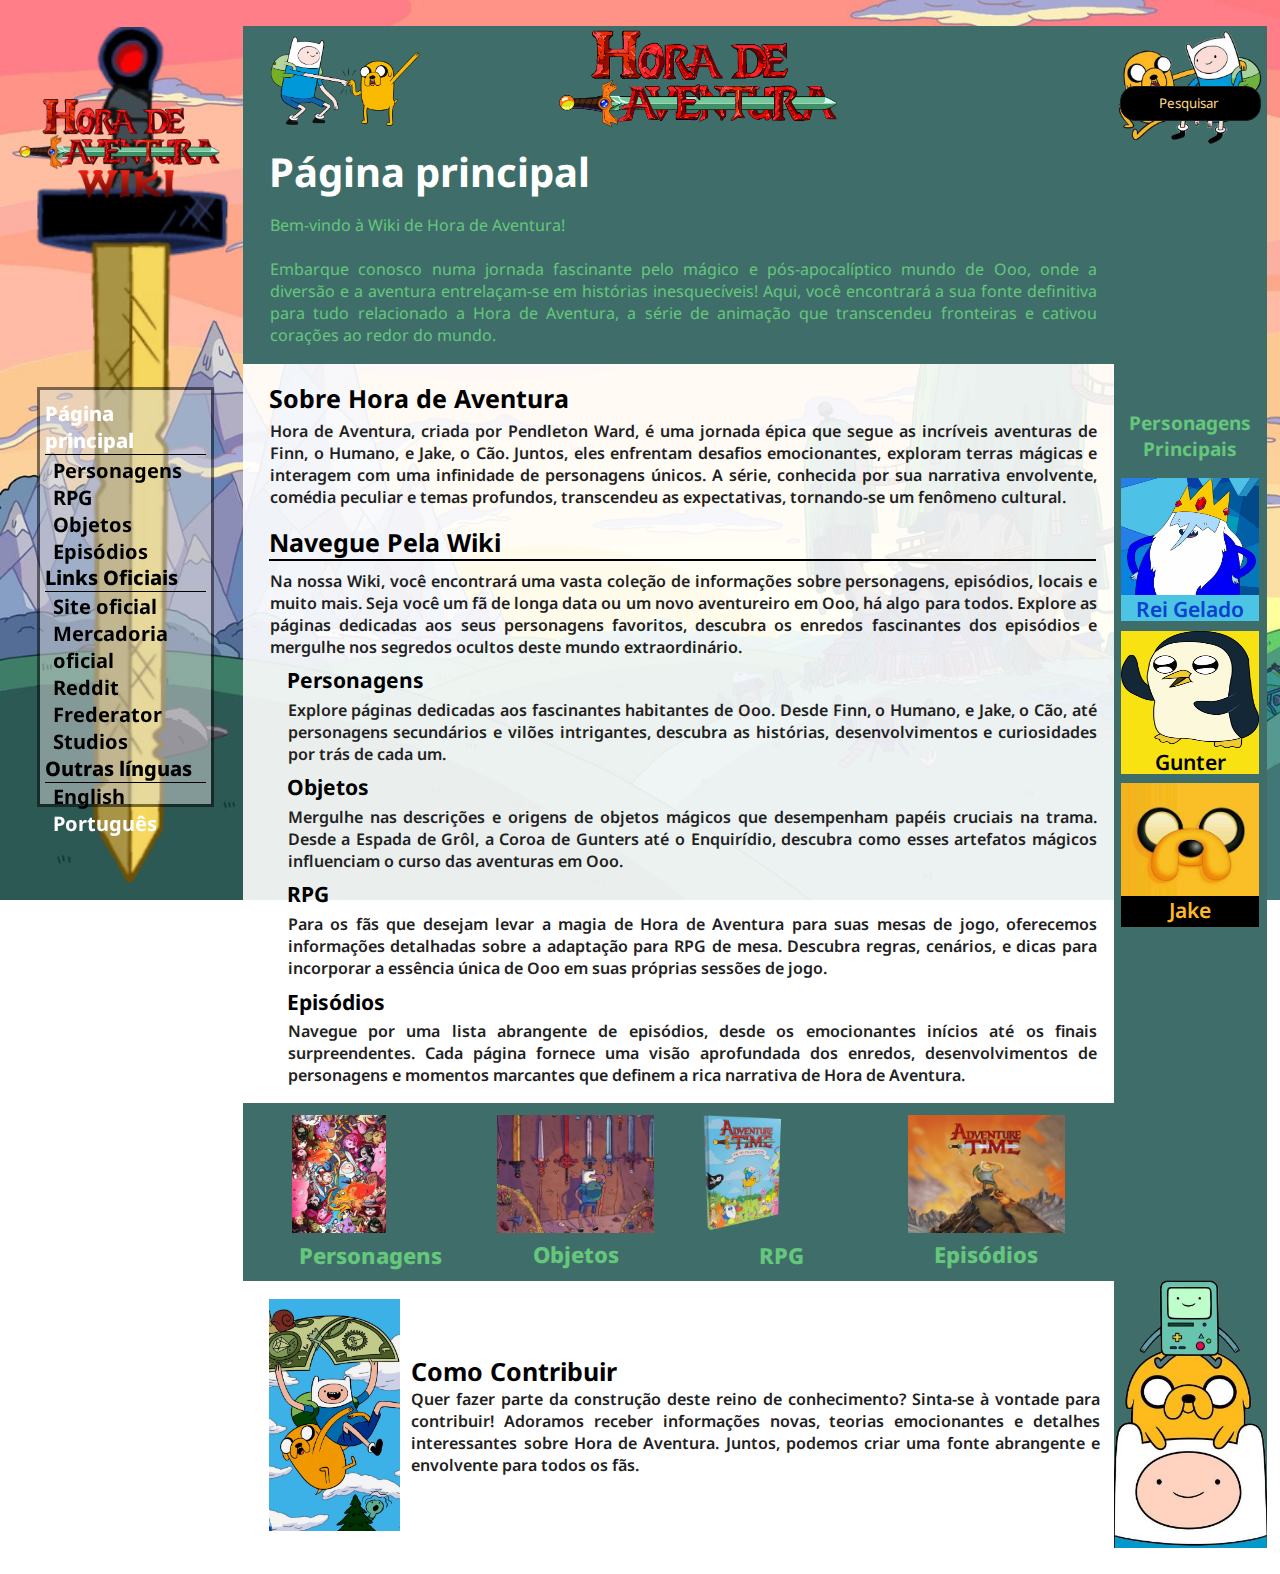
<file: Página Principal/index.html>
<!DOCTYPE html>
<html lang="pt-br">

<head>
    <meta charset="UTF-8">
    <meta name="viewport" content="width=device-width, initial-scale=1.0">
    <title>Wiki Hora de Aventura</title>
    <link rel="stylesheet" href="style.css">
    <link rel="shortcut icon" href="/src/img/Adventure-time-background-paintings-1.webp" type="image/x-icon">

</head>

<body id="corpo">
    <!-- Tablet e Celular-->
    <div id="lugarDaPagina">
        <ul class="paginasMenores" id="idDaPag">
            <li class="listasPaginasMenoresTitulo" id="idPagPag" onclick="abrirEFecharPagina()">Página</li>
            <ul id="primeiraLista">
                <li class="listasPaginasMenores" id="idPagin"><a href="/Página Principal/index.html">Home</a></li>
                <li class="listasPaginasMenores" id="idPersonagens"><a
                        href="/Personagens/personagens.html">Personagens</a></li>
                <li class="listasPaginasMenores" id="idRPG"><a href="/RPG/rpg.html">RPG</a></li>
                <li class="listasPaginasMenores" id="idObjetos"><a href="/Objetos/objetos.html">Objetos</a></li>
                <li class="listasPaginasMenores" id="idEpisodios"><a href="/Episódios/episodios.html">Episódios</a></li>
            </ul>
        </ul>
        <ul class="paginasMenores">
            <li class="listasPaginasMenoresTitulo" id="idlinksOfi" onclick="abrirEFecharLinksOficiais()">Links Oficiais
            </li>
            <ul id="segundaLista">
                <li class="listasPaginasMenores" id="idSiteOficial"><a
                        href="https://www.cartoonnetwork.com.br/show/hora-de-aventura" target="_blank">Site
                        oficial</a>
                </li>
                <li class="listasPaginasMenores" id="idMercadoriaOficial"><a
                        href="https://www.cnshop.com.br/colecoes/hora-de-aventura" target="_blank"
                        rel="noopener noreferrer">Mercadoria oficial</a></li>
                <li class="listasPaginasMenores" id="idReddit"><a href="https://www.reddit.com/r/adventuretime/"
                        target="_blank">Reddit</a></li>
                <li class="listasPaginasMenores" id="idFrederatorStudios"><a href="https://frederator.com/"
                        target="_blank">Frederator
                        Studios</a>
                </li>
            </ul>
        </ul>
        <ul class="paginasMenores" id="paginasOutrasLi">
            <li class="listasPaginasMenoresTitulo" id="idOutrasLi" onclick="abrirEFecharOutraslínguas()">Outras línguas
            </li>
            <ul id="terceiraLista">
                <li class="listasPaginasMenores" id="idEnglish">English</li>
                <li class="listasPaginasMenores" id="idPortugues">Português</li>
            </ul>
        </ul>
        <img src="/src/img/GoldenswordLogo.png" id="espadaDeLado" alt="Espada Finn">
    </div>
    <!-- Tablet e Celular -->


    <!-- PC e Notebook -->
    <div class="barraEspada">

        <img src="/src/img/GoldenswordLogo.png" alt="Finn_Sword_vertical" id="goldensword">
        <div id="todaEssaMerda">
            <div id="logoEWiki">
                <img src="/src/img/logo hora de aventura - Copia.png" alt="logo hora de aventura"
                    class="logoHoraDeAventura" width="25%">
                <img src="/src/img/wiki.png" alt="wiki" id="wiki">
            </div>
            <div id="localDoTextoDaSelecao">
                <div class="localParteSelecao">

                </div>

                <div class="textoParteSelecao">
                    <ul>
                        <li class="tituloSelecao" id="nomePaginaPrin">Página principal</li>
                <hr>
                <li><a href="/Personagens/personagens.html" id="nomePersonagens">Personagens</a></li>
                        <li><a href="/RPG/rpg.html" id="rpgTitulo">RPG</a></li>
                        <li><a href="/Objetos/objetos.html" id="nomeObjetos">Objetos</a></li>
                <li><a href="/Episódios/episodios.html" id="nomeEpisodios">Episódios</a></li>

                    </ul>
                    <ul>
                        <li class="tituloSelecao">Links Oficiais</li>
                        <hr>
                        <li><a href="https://www.cartoonnetwork.com.br/show/hora-de-aventura" target="_blank">Site
                                oficial</a>
                        </li>
                        <li><a href="https://www.cnshop.com.br/colecoes/hora-de-aventura" target="_blank"
                                rel="noopener noreferrer">Mercadoria oficial</a></li>
                        <li><a href="https://www.reddit.com/r/adventuretime/" target="_blank">Reddit</a></li>
                        <li><a href="https://frederator.com/" target="_blank">Frederator Studios</a></li>
                    </ul>
                    <ul>
                        <li class="tituloSelecao" id="outrasLinguas">Outras línguas</li>
                <hr>
                <li onclick="english()"><a href="#corpo" id="englishPf">English</a></li>
                <li onclick="portugues()"><a href="#corpo" class="linguasDif" id="portuguesPf">Português</a></li>
                    </ul>

                </div>
            </div>
        </div>
    </div>


    <div class="principalWiki" onclick="fecharTudo()">
        <div class="parteWiki">
            <div id="osDaEsquerda">
                <div class="partePrincipalWikiCima" id="partePrincipalWikiCima">
                    <div class="imageWikiCima">
                        <img src="/src/img/Finn e jake.png" id="imageFinnEJake" alt="Finn e Jake">
                        <img src="/src/img/logo hora de aventura.png" id="logoHoraDeAventura"
                            alt="logo hora de aventura">
                    </div>
                    <h1 class="tituloDaPagina" id="paginaPrincipal">Página principal</h1>
                    <p class="textoDotituloDaPagina">Bem-vindo à Wiki de Hora de Aventura! <br><br>






                        Embarque conosco numa jornada fascinante pelo mágico e pós-apocalíptico mundo de Ooo, onde a
                        diversão e a aventura entrelaçam-se em histórias inesquecíveis! Aqui, você encontrará a sua
                        fonte
                        definitiva para tudo relacionado a Hora de Aventura, a série de animação que transcendeu
                        fronteiras
                        e cativou corações ao redor do mundo.

                    </p>


                </div>
                <h2 class="subTituloWiki">Sobre Hora de Aventura</h2>
                <p class="textoWiki">Hora de Aventura, criada por Pendleton Ward, é uma jornada épica que segue as
                    incríveis aventuras de Finn, o Humano, e Jake, o Cão. Juntos, eles enfrentam desafios
                    emocionantes,
                    exploram terras mágicas e interagem com uma infinidade de personagens únicos. A série, conhecida
                    por
                    sua narrativa envolvente, comédia peculiar e temas profundos, transcendeu as expectativas,
                    tornando-se um fenômeno cultural.</p>

                <h2 class="subTituloWiki">Navegue Pela Wiki</h2>
                <hr class="linhaSubTituloWiki">
                <p class="textoWiki">Na nossa Wiki, você encontrará uma vasta coleção de informações sobre
                    personagens,
                    episódios, locais e muito mais. Seja você um fã de longa data ou um novo aventureiro em Ooo, há
                    algo
                    para todos. Explore as páginas dedicadas aos seus personagens favoritos, descubra os enredos
                    fascinantes dos episódios e mergulhe nos segredos ocultos deste mundo extraordinário.</p>

                <h3 class="subTituloDoSubTituloWiki">Personagens</h3>
                <p class="subTextoWiki">Explore páginas dedicadas aos fascinantes habitantes de Ooo. Desde Finn, o
                    Humano, e Jake, o Cão, até personagens secundários e vilões intrigantes, descubra as histórias,
                    desenvolvimentos e curiosidades por trás de cada um.</p>

                <h3 class="subTituloDoSubTituloWiki">Objetos</h3>
                <p class="subTextoWiki">Mergulhe nas descrições e origens de objetos mágicos que desempenham papéis
                    cruciais na trama. Desde a Espada de Grôl, a Coroa de Gunters até o Enquirídio, descubra como esses
                    artefatos mágicos influenciam o curso das aventuras em Ooo.
                </p>

                <h3 class="subTituloDoSubTituloWiki">RPG</h3>
                <p class="subTextoWiki">Para os fãs que desejam levar a magia de Hora de Aventura para suas mesas de
                    jogo, oferecemos informações detalhadas sobre a adaptação para RPG de mesa. Descubra regras,
                    cenários, e dicas para incorporar a essência única de Ooo em suas próprias sessões de jogo.
                </p>

                <h3 class="subTituloDoSubTituloWiki">Episódios</h3>
                <p class="subTextoWiki">Navegue por uma lista abrangente de episódios, desde os emocionantes inícios até
                    os finais surpreendentes. Cada página fornece uma visão aprofundada dos enredos, desenvolvimentos de
                    personagens e momentos marcantes que definem a rica narrativa de Hora de Aventura.
                </p>

                <div class="parteDoConteudo">
                    <div class="divDaParteDoConteudo" id="divAGalera">
                        <a href="/Personagens/personagens.html" class="linkParaAsPaginas">
                            <img src="/src/img/A galera.jpg" id="aGalera" class="imageDaParteDoConteudo"
                                alt="A galera de hora de aventura">
                            <p class="textoDaParteDoConteudo"><a href="/Personagens/personagens.html"
                                    class="linkParaAsPaginas">Personagens</a></p>
                        </a>
                    </div>
                    <div class="divDaParteDoConteudo">
                        <a href="/Objetos/objetos.html">
                            <img src="/src/img/espadas do finn.jpg" class="imageDaParteDoConteudo"
                                alt="espadas do finn">
                            <p class="textoDaParteDoConteudo"><a href="/Objetos/objetos.html"
                                    class="linkParaAsPaginas">Objetos</a></p>
                        </a>
                    </div>
                    <div class="divDaParteDoConteudo" id="divLivroDeRpg">
                        <a href="/RPG/rpg.html" class="linkParaAsPaginas">
                            <img src="/src/img/livro de rpg.png" id="livroDeRpg" class="imageDaParteDoConteudo"
                                alt="livro de rpg">
                            <p class="textoDaParteDoConteudo"><a href="/RPG/rpg.html" class="linkParaAsPaginas">RPG</a>
                            </p>
                        </a>
                    </div>
                    <div class="divDaParteDoConteudo">
                        <a href="/Episódios/episodios.html" class="linkParaAsPaginas">
                            <img src="/src/img/piloto.webp" class="imageDaParteDoConteudo" alt="Episódios">
                            <p class="textoDaParteDoConteudo"><a href="/Episódios/episodios.html"
                                    class="linkParaAsPaginas">Episódios</p>
                        </a>
                    </div>


                </div>

                <div class="parteDeContribuir">
                    <img src="/src/img/finn dinheiro.jpg" id="finnDinheiro" alt="finn dinheiro">
                    <div>
                        <h2 class="tituloContribuir">Como Contribuir</h2>
                        <p class="textContribuir">Quer fazer parte da construção deste reino de conhecimento? Sinta-se à
                            vontade para
                            contribuir! Adoramos receber informações novas, teorias emocionantes e detalhes
                            interessantes sobre Hora de Aventura. Juntos, podemos criar uma fonte abrangente e
                            envolvente para todos os fãs.</p>
                    </div>
                </div>
            </div>
            <div>

            </div>
            <div class="partePrincipalWiki">

            </div>
       

        <div class="ladoWiki">
            <div class="barraDePesquisa">

                <img class="imagemBarraDePesquisa" src="/src/img/Finn e jake 2.png" alt="logobarra">
                <a href="/Pesquisa/index (1).html" id="linkDaPesquisa"><input id="pesquisadinha" placeholder="Pesquisar"
                        class="pesquisa" type="search"></a>

            </div>
            <!--
            <img src="/src/img/Finn e jake 2.png" class="imageDoladoNoTopo" alt="Finn e jake 2">-->
            <div class="personagensPrincipaisDoLado" id="personagensLado">
                <h2 class="tituloDoLado" id="personagensPrinc">Personagens Principais</h2>

            </div>
            <img src="/src/img/Finn e jake 3.png" id="finnJakeBmo" alt="Finn e jake 3">
        </div> </div>
    </div>

    <script src="main.js"></script>
</body>

</html>
</file>
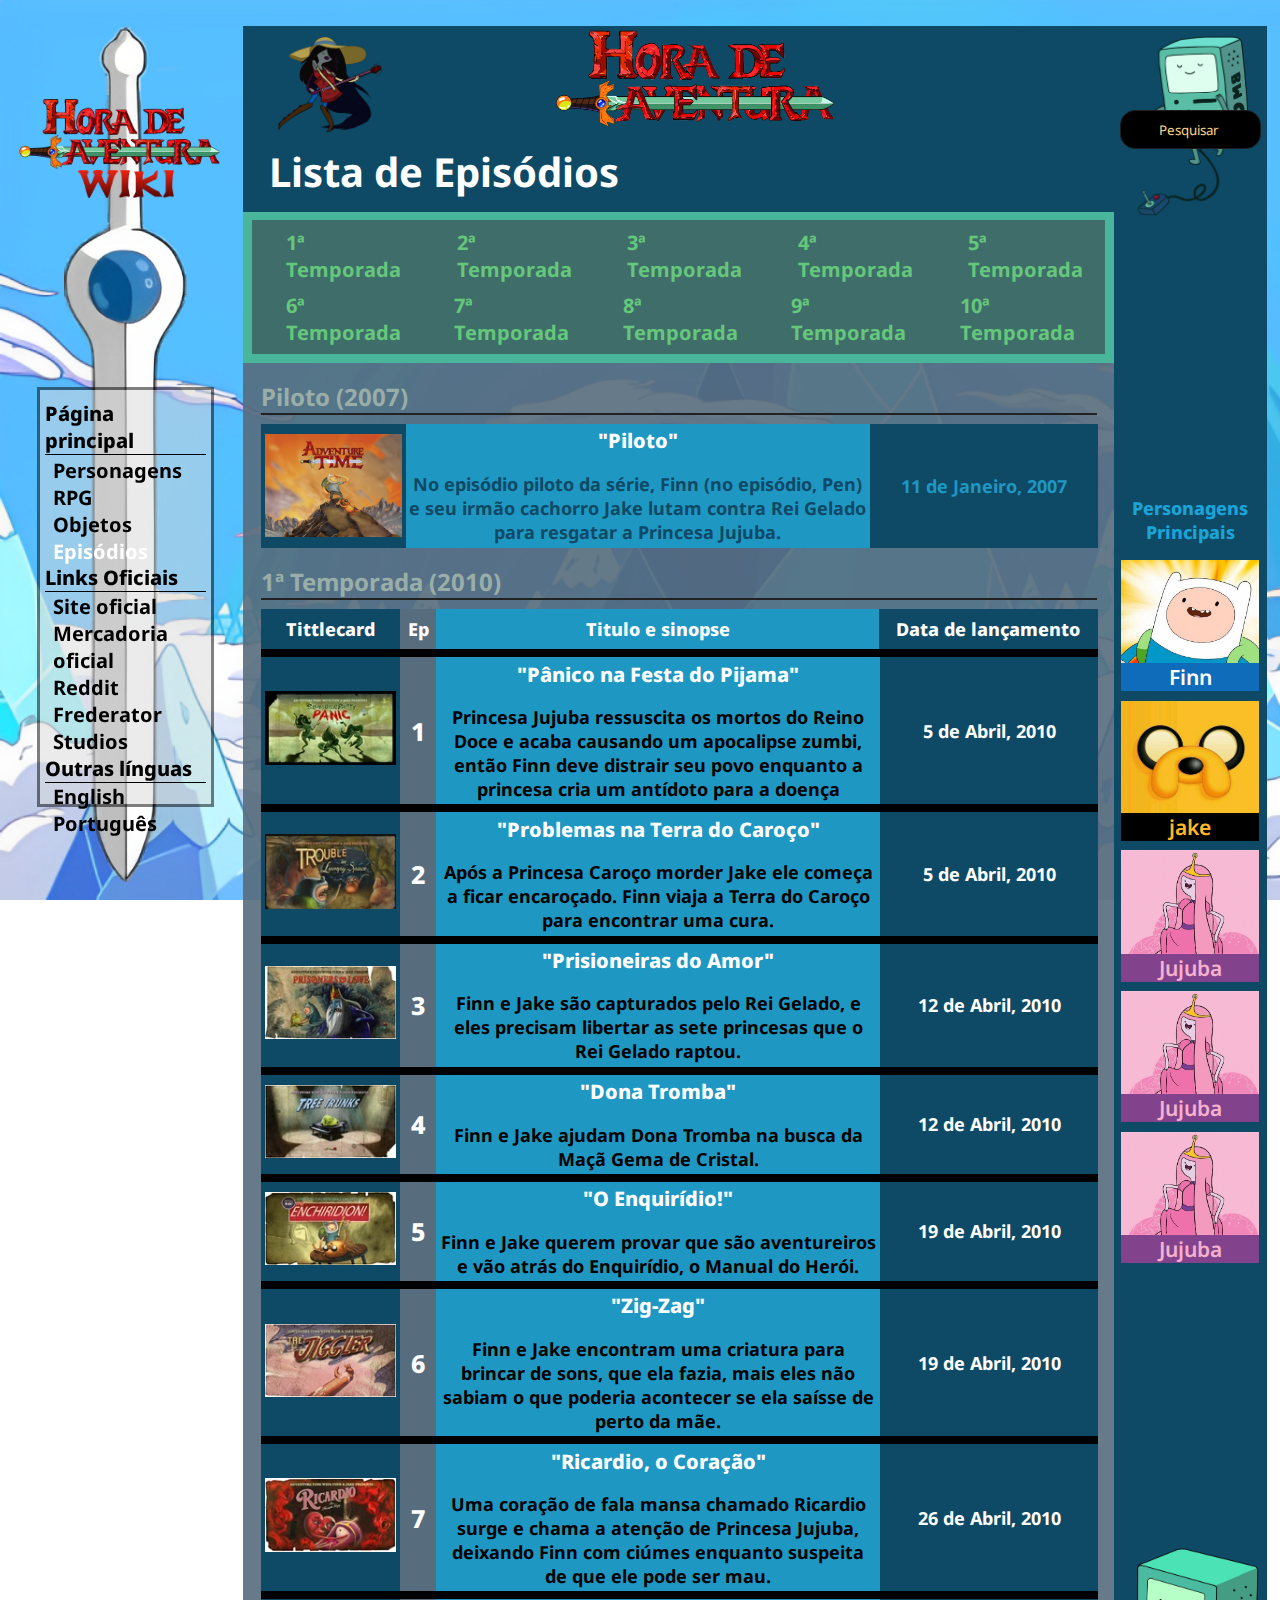
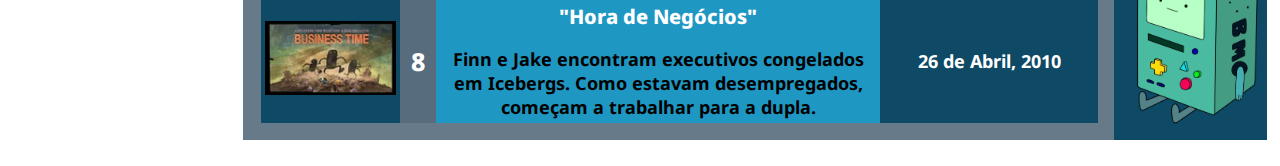
<file: Episódios/episodios.html>
<!DOCTYPE html>
<html lang="pt-br">

<head>
    <meta charset="UTF-8">
    <meta name="viewport" content="width=device-width, initial-scale=1.0">
    <title>Episodios</title>
    <link rel="stylesheet" href="style.css">
    <link rel="shortcut icon" href="/src/img/Adventure-time-background-paintings-1.webp" type="image/x-icon">


<body>
    <!-- Tablet e Celular-->
    <div id="lugarDaPagina">
        <ul class="paginasMenores" id="idDaPag">
            <li class="listasPaginasMenoresTitulo" id="idPagPag" onclick="abrirEFecharPagina()">Página</li>
            <ul id="primeiraLista">
                <li class="listasPaginasMenores" id="idPagin"><a href="/Página Principal/index.html">Home</a></li>
                <li class="listasPaginasMenores" id="idPersonagens"><a
                        href="/Personagens/personagens.html">Personagens</a></li>
                <li class="listasPaginasMenores" id="idRPG"><a href="/RPG/rpg.html">RPG</a></li>
                <li class="listasPaginasMenores" id="idObjetos"><a href="/Objetos/objetos.html">Objetos</a></li>
                <li class="listasPaginasMenores" id="idEpisodios"><a href="/Episódios/episodios.html">Episódios</a></li>
            </ul>
        </ul>
        <ul class="paginasMenores">
            <li class="listasPaginasMenoresTitulo" id="idlinksOfi" onclick="abrirEFecharLinksOficiais()">Links Oficiais
            </li>
            <ul id="segundaLista">
                <li class="listasPaginasMenores" id="idSiteOficial"><a
                        href="https://www.cartoonnetwork.com.br/show/hora-de-aventura" target="_blank">Site
                        oficial</a>
                </li>
                <li class="listasPaginasMenores" id="idMercadoriaOficial"><a
                        href="https://www.cnshop.com.br/colecoes/hora-de-aventura" target="_blank"
                        rel="noopener noreferrer">Mercadoria oficial</a></li>
                <li class="listasPaginasMenores" id="idReddit"><a href="https://www.reddit.com/r/adventuretime/"
                        target="_blank">Reddit</a></li>
                <li class="listasPaginasMenores" id="idFrederatorStudios"><a href="https://frederator.com/"
                        target="_blank">Frederator
                        Studios</a>
                </li>
            </ul>
        </ul>
        <ul class="paginasMenores" id="paginasOutrasLi">
            <li class="listasPaginasMenoresTitulo" id="idOutrasLi" onclick="abrirEFecharOutraslínguas()">Outras línguas
            </li>
            <ul id="terceiraLista">
                <li class="listasPaginasMenores" id="idEnglish">English</li>
                <li class="listasPaginasMenores" id="idPortugues">Português</li>
            </ul>
        </ul>
        <img src="/src/img/Finn_Sword_vertical.png" id="espadaDeLado" alt="Espada Finn">
    </div>
    <!-- Tablet e Celular -->


    <!-- PC e Notebook -->
    <div class="barraEspada">

        <img src="/src/img/Finn_Sword_vertical.png" alt="Finn_Sword_vertical" id="goldensword">
        <div id="todaEssaMerda">
            <div id="logoEWiki">
                <img src="/src/img/logo hora de aventura - Copia.png" alt="logo hora de aventura"
                    class="logoHoraDeAventura" width="25%">
                <img src="/src/img/wiki.png" alt="wiki" id="wiki">
            </div>
            <div id="localDoTextoDaSelecao">
                <div class="localParteSelecao">

                </div>

                <div class="textoParteSelecao">
                    <ul>
                        <li class="tituloSelecao"><a href="/Página Principal/index.html">Página principal</a></li>
                        <hr>
                        <li><a href="/Personagens/personagens.html">Personagens</a></li>
                        <li><a href="/RPG/rpg.html">RPG</a></li>
                        <li><a href="/Objetos/objetos.html">Objetos</a></li>
                        <li ><a id="episodioTitulo" href="/Episódios/episodios.html">Episódios</a></li>

                    </ul>
                    <ul>
                        <li class="tituloSelecao">Links Oficiais</li>
                        <hr>
                        <li><a href="https://www.cartoonnetwork.com.br/show/hora-de-aventura" target="_blank">Site
                                oficial</a>
                        </li>
                        <li><a href="https://www.cnshop.com.br/colecoes/hora-de-aventura" target="_blank"
                                rel="noopener noreferrer">Mercadoria oficial</a></li>
                        <li><a href="https://www.reddit.com/r/adventuretime/" target="_blank">Reddit</a></li>
                        <li><a href="https://frederator.com/" target="_blank">Frederator Studios</a></li>
                    </ul>
                    <ul>
                        <li class="tituloSelecao">Outras línguas</li>
                        <hr>
                        <li>English</li>
                        <li>Português</li>
                    </ul>

                </div>
            </div>
        </div>
    </div>


    <div class="principalWiki">
        <div class="parteWiki">
            <div id="osDaEsquerda">
            <div class="partePrincipalWikiCima">
                <div class="imageWikiCima">
                    <img src="/src/img/merceline song.webp" id="imageMarceline" alt="marceline">
                    <img src="/src/img/logo hora de aventura.png" id="logoHoraDeAventura" alt="logo hora de aventura">
                </div>
                <h1 class="tituloDaPagina">Lista de Episódios</h1>
            </div>

            <div class="selecaoDeTemporada">
                <div class="fundoDasTemporadas" id="primeiroFundoDasTemporadas">
                    <p class="temporada">1ª Temporada</p>
                    <p class="temporada">2ª Temporada</p>
                    <p class="temporada">3ª Temporada</p>
                    <p class="temporada">4ª Temporada</p>
                    <p class="temporada">5ª Temporada</p>
                </div>
                <div class="fundoDasTemporadas">
                    <p class="temporada">6ª Temporada</p>
                    <p class="temporada">7ª Temporada</p>
                    <p class="temporada">8ª Temporada</p>
                    <p class="temporada">9ª Temporada</p>
                    <p class="temporada">10ª Temporada</p>
                </div>
            </div>

            <div class="infomacoesDaTemporada" id="piloto">
                <h2 class="tituloDaTemporada" id="tituloDoPiloto">Piloto (2007)</h2>
                <hr class="linhaDaTemporada">
                <a onclick="veT0Ep0()">
                    <table class="episodiosDaTemporada" id="oEpisodioDoPiloto">
                        <tr id="infomacoesDoPiloto">
                            <td class="localDoTittlecard" id="localDoTittlecardDoPiloto"><img src="/src/img/piloto.webp"
                                    class="imageDoTittlecard" alt="piloto"></td>
                            <td class="tituloESinopse" id="tituloESinopseDaSinopse">
                                <div class="divDoTituloESinopse" id="divDoTituloESinopseDoPiloto">
                                    <h3 class="tituloDoEpisodio" id="tituloDoEpisodioDoPiloto">"Piloto"</h3>
                                    <p class="textoDaSinopse" id="textoDaSinopseDoPiloto">No episódio piloto da série,
                                        Finn
                                        (no episódio, Pen) e seu
                                        irmão cachorro Jake lutam
                                        contra Rei Gelado para resgatar a Princesa Jujuba.</p>
                                </div>
                            </td>
                            <td class="dataDeLançamento" id="dataDeLançamentoDoPiloto">
                                <p class="textoDataDeLançamento" id="textoDataDeLançamentoDoPiloto">11 de Janeiro, 2007
                                </p>
                            </td>
                        </tr>

                    </table>
                </a>
            </div>


            <div class="infomacoesDaTemporada">
                <h2 class="tituloDaTemporada" onclick="veT1Ep1()">1ª Temporada (2010)</h2>
                <hr class="linhaDaTemporada">

                <table class="episodiosDaTemporada" id="temporada1">

                    <tr class="titulosDasInformacoes">
                        <td class="tituloDoTittlecard">Tittlecard</td>
                        <td class="tituloDoEp">Ep</td>
                        <td class="tituloDoTituloESinopse">Titulo e sinopse</td>
                        <td class="tituloDaDataDeLançamento">Data de lançamento</td>
                    </tr>

                </table>
            </div>

        </div>
            <div class="partePrincipalWiki">

            </div>

            <div class="ladoWiki">
                <div class="barraDePesquisa">
                    <img src="/src/img/bmo dance.webp" class="imagemBarraDePesquisa" onclick="veT1Ep2()" alt="Bmo dançando">
                    <a href="/Pesquisa/index (1).html" id="linkDaPesquisa"><input id="pesquisadinha" placeholder="Pesquisar" class="pesquisa"
                            type="search"></a>
                </div>

                <div class="personagensPrincipaisDoLado">
                    <h2 class="tituloDoLado">Personagens Principais</h2>
                    <div class="locaisDosPersonagens" id="localDoPersonagemFinn">
                        <img src="/src/img/Happyfinn.jpg" class="imageDosPersonagensDoLado" alt="Finn Feliz">
                        <p>Finn</p>
                    </div>

                    <div class="locaisDosPersonagens" id="localDoPersonagemJake">
                        <img src="/src/img/jake.jpg" class="imageDosPersonagensDoLado" alt="jake">
                        <p>jake</p>
                    </div>

                    <div class="locaisDosPersonagens" id="localDoPersonagemJujuba">
                        <img src="/src/img/Jujuba.jpg" class="imageDosPersonagensDoLado" alt="Jujuba">
                        <p>Jujuba</p>
                    </div>
                    <div class="locaisDosPersonagens" id="localDoPersonagemJujuba">
                        <img src="/src/img/Jujuba.jpg" class="imageDosPersonagensDoLado" alt="Jujuba">
                        <p>Jujuba</p>
                    </div>

                    <div class="locaisDosPersonagens" id="localDoPersonagemJujuba">
                        <img src="/src/img/Jujuba.jpg" class="imageDosPersonagensDoLado" alt="Jujuba">
                        <p>Jujuba</p>
                    </div>

                </div>
                <img src="/src/img/bmo.webp" id="bmo" alt="Bmo">
            </div>
        </div>
    </div>

    <script src="episodio.js"></script>
</body>

</html>
</file>
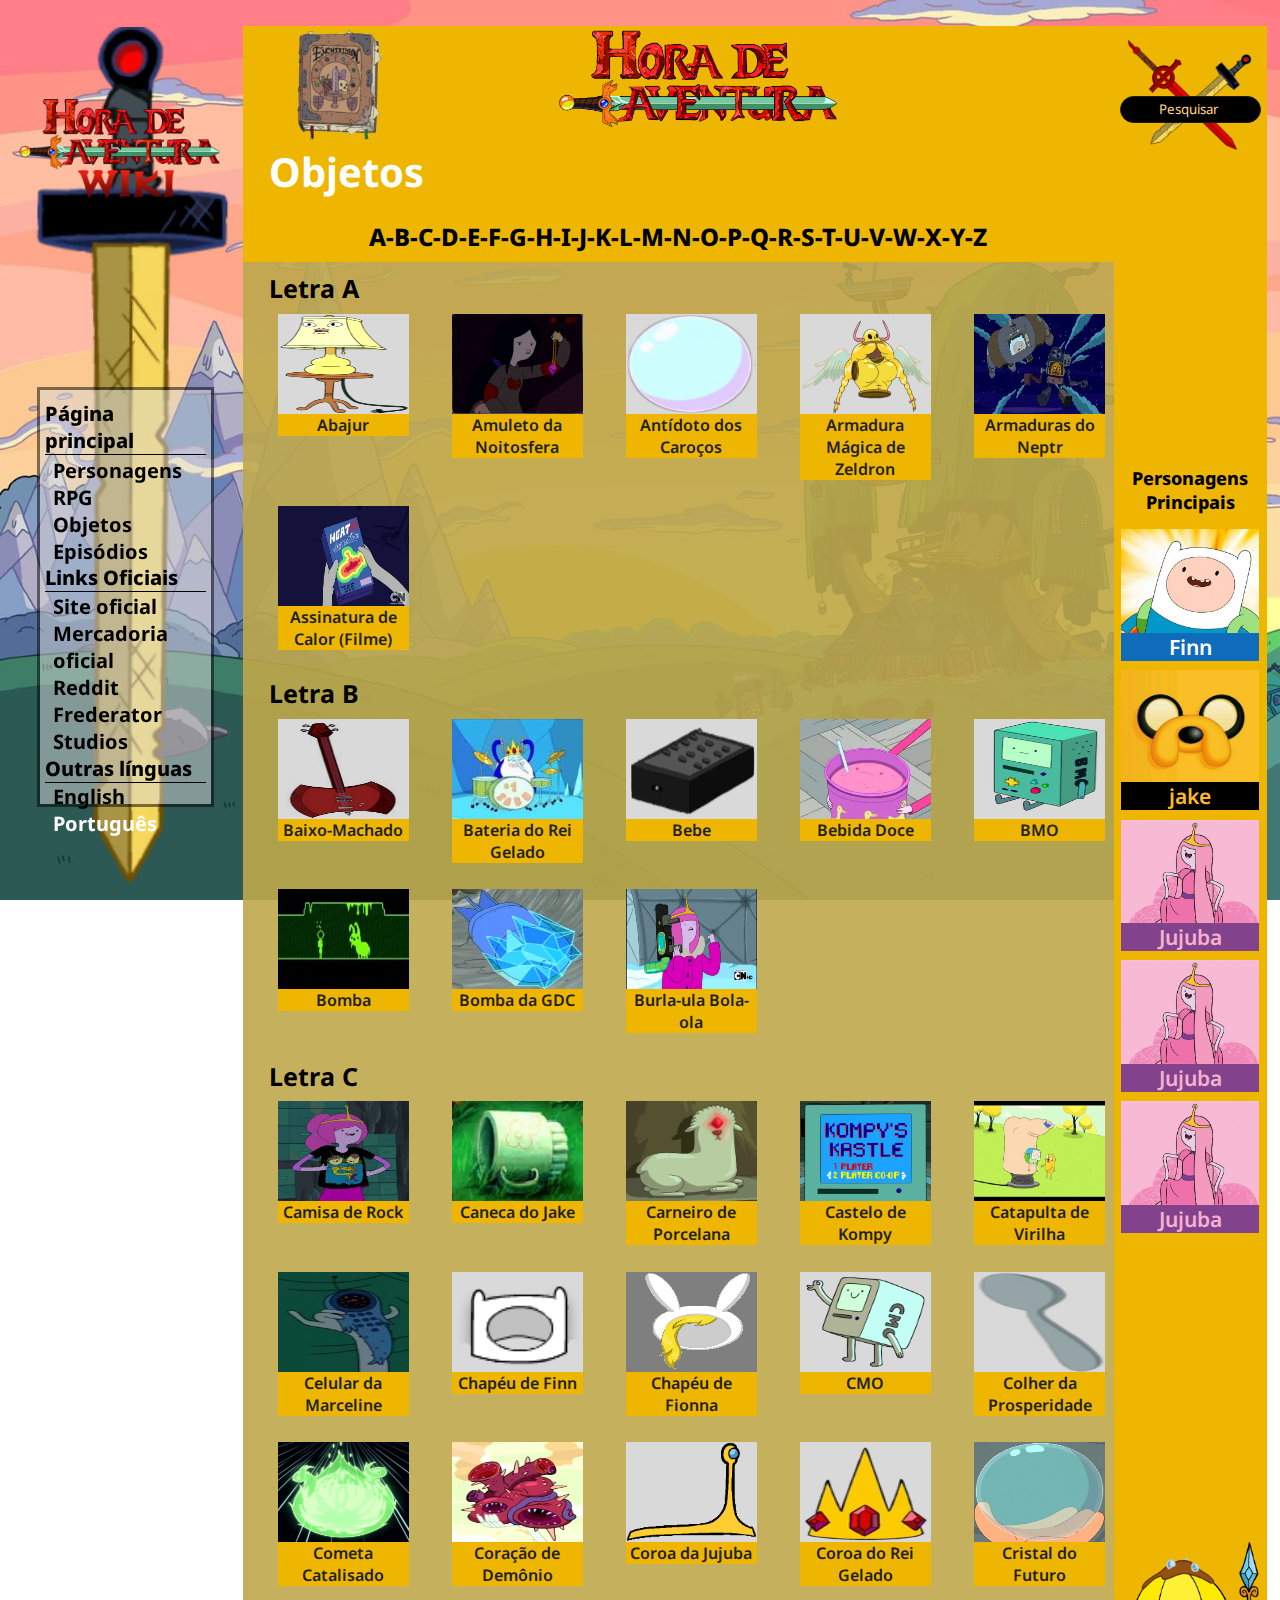
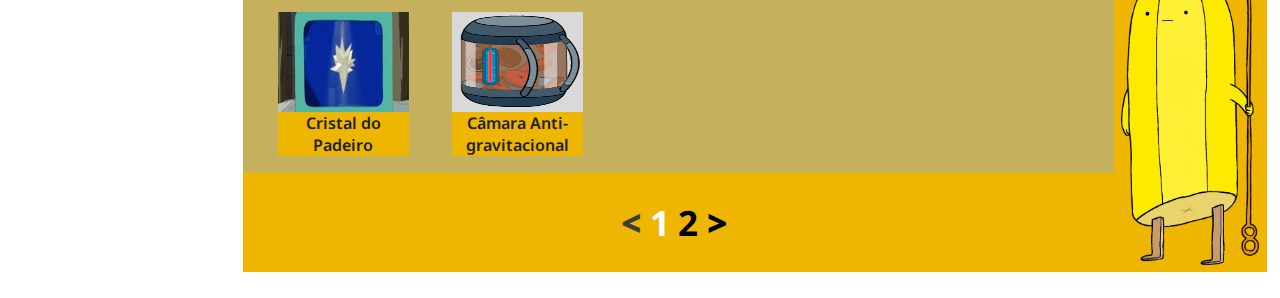
<file: Objetos/objetos.html>
<!DOCTYPE html>
<html lang="pt-br">

<head>
    <meta charset="UTF-8">
    <meta name="viewport" content="width=device-width, initial-scale=1.0">
    <title>Objetos</title>
    <link rel="stylesheet" href="style.css">
    <link rel="shortcut icon" href="/src/img/Adventure-time-background-paintings-1.webp" type="image/x-icon">


<body onload="pagina1()"  id="inicio">
    <!-- Tablet e Celular-->
    <div id="lugarDaPagina">
        <ul class="paginasMenores" id="idDaPag">
            <li class="listasPaginasMenoresTitulo" id="idPagPag" onclick="abrirEFecharPagina()">Página</li>
            <ul id="primeiraLista">
                <li class="listasPaginasMenores" id="idPagin"><a href="/Página Principal/index.html">Home</a></li>
                <li class="listasPaginasMenores" id="idPersonagens"><a
                        href="/Personagens/personagens.html">Personagens</a></li>
                <li class="listasPaginasMenores" id="idRPG"><a href="/RPG/rpg.html">RPG</a></li>
                <li class="listasPaginasMenores" id="idObjetos"><a href="/Objetos/objetos.html">Objetos</a></li>
                <li class="listasPaginasMenores" id="idEpisodios"><a href="/Episódios/episodios.html">Episódios</a></li>
            </ul>
        </ul>
        <ul class="paginasMenores">
            <li class="listasPaginasMenoresTitulo" id="idlinksOfi" onclick="abrirEFecharLinksOficiais()">Links Oficiais</li>
            <ul id="segundaLista2">
                <li class="listasPaginasMenores" id="idSiteOficial"><a href="https://www.cartoonnetwork.com.br/show/hora-de-aventura"
                        target="_blank">Site
                        oficial</a>
                </li>
                <li class="listasPaginasMenores" id="idMercadoriaOficial"><a href="https://www.cnshop.com.br/colecoes/hora-de-aventura"
                        target="_blank" rel="noopener noreferrer">Mercadoria oficial</a></li>
                <li class="listasPaginasMenores" id="idReddit"><a href="https://www.reddit.com/r/adventuretime/"
                        target="_blank">Reddit</a></li>
                <li class="listasPaginasMenores" id="idFrederatorStudios"><a href="https://frederator.com/" target="_blank">Frederator
                        Studios</a>
                </li>
            </ul>
        </ul>
        <ul class="paginasMenores" id="paginasOutrasLi">
            <li class="listasPaginasMenoresTitulo" id="idOutrasLi" onclick="abrirEFecharOutraslínguas()">Outras línguas</li>
            <ul id="terceiraLista">
            <li class="listasPaginasMenores" id="idEnglish">English</li>
            <li class="listasPaginasMenores" id="idPortugues">Português</li></ul>
        </ul>
        <img src="/src/img/GoldenswordLogo.png" id="espadaDeLado" alt="espadaDeGrama">
    </div>
    <!-- Tablet e Celular -->


    <!-- PC e Notebook -->
    <div class="barraEspada">

        <img src="/src/img/GoldenswordLogo.png" alt="Finn_Sword_vertical" id="goldensword">
        <div id="todaEssaMerda">
            <div id="logoEWiki">
                <img src="/src/img/logo hora de aventura - Copia.png" alt="logo hora de aventura"
                    class="logoHoraDeAventura" width="25%">
                <img src="/src/img/wiki.png" alt="wiki" id="wiki">
            </div>
            <div id="localDoTextoDaSelecao">
                <div class="localParteSelecao">

                </div>

                <div class="textoParteSelecao">
                    <ul>
                        <li class="tituloSelecao" id="nomePaginaPrin">Página principal</li>
                <hr>
                <li><a href="/Personagens/personagens.html" id="nomePersonagens">Personagens</a></li>
                        <li><a href="/RPG/rpg.html" id="rpgTitulo">RPG</a></li>
                        <li><a href="/Objetos/objetos.html" id="nomeObjetos">Objetos</a></li>
                <li><a href="/Episódios/episodios.html" id="nomeEpisodios">Episódios</a></li>

                    </ul>
                    <ul>
                        <li class="tituloSelecao">Links Oficiais</li>
                        <hr>
                        <li><a href="https://www.cartoonnetwork.com.br/show/hora-de-aventura" target="_blank">Site
                                oficial</a>
                        </li>
                        <li><a href="https://www.cnshop.com.br/colecoes/hora-de-aventura" target="_blank"
                                rel="noopener noreferrer">Mercadoria oficial</a></li>
                        <li><a href="https://www.reddit.com/r/adventuretime/" target="_blank">Reddit</a></li>
                        <li><a href="https://frederator.com/" target="_blank">Frederator Studios</a></li>
                    </ul>
                    <ul>
                        <li class="tituloSelecao" id="outrasLinguas">Outras línguas</li>
                <hr>
                <li onclick="english()"><a href="#corpo" id="englishPf">English</a></li>
                <li onclick="portugues()"><a href="#corpo" class="linguasDif" id="portuguesPf">Português</a></li>
                    </ul>

                </div>
            </div>
        </div>
    </div>


    <div class="principalWiki">
        <div class="parteWiki">
            <div id="osDaEsquerda">
            <div class="partePrincipalWikiCima">
                <div class="imageWikiCima">
                    <img src="/src/img/Enquirídio.webp" id="imageEnquirídio" alt="Enquirídio">
                    <img src="/src/img/logo hora de aventura.png" id="logoHoraDeAventura" alt="logo hora de aventura">
                </div>
                <h1 class="tituloDaPagina">Objetos</h1>
                <h2 class="letraParaPesquisa">
                    <a onclick="pagina1()" class="customizarLetras"  href="#a">A</a>-<a onclick="pagina1()" class="customizarLetras" href="#b">B</a>-<a onclick="pagina1()"
                        class="customizarLetras" href="#c">C</a>-<a onclick="pagina2()" class="customizarLetras" href="#d">D</a>-E-F-G-H-I-J-K-L-M-N-O-P-Q-R-S-T-U-V-W-X-Y-Z
                </h2>


            </div>
            <div class="objetosPorLetra" id="objetosPorLetra" >




            </div>

            <div class="parteDeBaixo">
                <p class="letrasDaParteDeBaixo" id="setaEsquerda" onclick="pagina1()"><</p>
                        <p class="letrasDaParteDeBaixo" id="pag1" onclick="pagina1()">1</p>
                        <p class="letrasDaParteDeBaixo" id="pag2" onclick="pagina2()">2</p>
                        <p class="letrasDaParteDeBaixo" id="setaDireita" onclick="pagina2()">></p>
            </div>
        </div>
            <div class="partePrincipalWiki">

            </div>

            <div class="ladoWiki">
                <div class="barraDePesquisa">
                    <img src="/src/img/Anotação 2024-04-01 085714.png" class="imagemBarraDePesquisa" alt="Finn e jake 2">
                    <a href="/Pesquisa/index (1).html" id="linkDaPesquisa"><input placeholder="Pesquisar" class="pesquisa" type="search"></a>
                </div>
                <div class="personagensPrincipaisDoLado">
                    <h2 class="tituloDoLado">Personagens Principais</h2>
                    <div class="locaisDosPersonagens" id="localDoPersonagemFinn">
                        <img src="/src/img/Happyfinn.jpg" class="imageDosPersonagensDoLado" alt="Finn Feliz">
                        <p>Finn</p>
                    </div>

                    <div class="locaisDosPersonagens" id="localDoPersonagemJake">
                        <img src="/src/img/jake.jpg" class="imageDosPersonagensDoLado" alt="jake">
                        <p>jake</p>
                    </div>

                    <div class="locaisDosPersonagens" id="localDoPersonagemJujuba">
                        <img src="/src/img/Jujuba.jpg" class="imageDosPersonagensDoLado" alt="Jujuba">
                        <p>Jujuba</p>
                    </div>
                    <div class="locaisDosPersonagens" id="localDoPersonagemJujuba">
                        <img src="/src/img/Jujuba.jpg" class="imageDosPersonagensDoLado" alt="Jujuba">
                        <p>Jujuba</p>
                    </div>

                    <div class="locaisDosPersonagens" id="localDoPersonagemJujuba">
                        <img src="/src/img/Jujuba.jpg" class="imageDosPersonagensDoLado" alt="Jujuba">
                        <p>Jujuba</p>
                    </div>

                </div>
                <img src="/src/img/Banan_Guard.webp" id="finnJakeBmo" alt="Finn e jake 3">
            </div>
        </div>
    </div>

    <script src="objetos.js"></script>
</body>

</html>
</file>
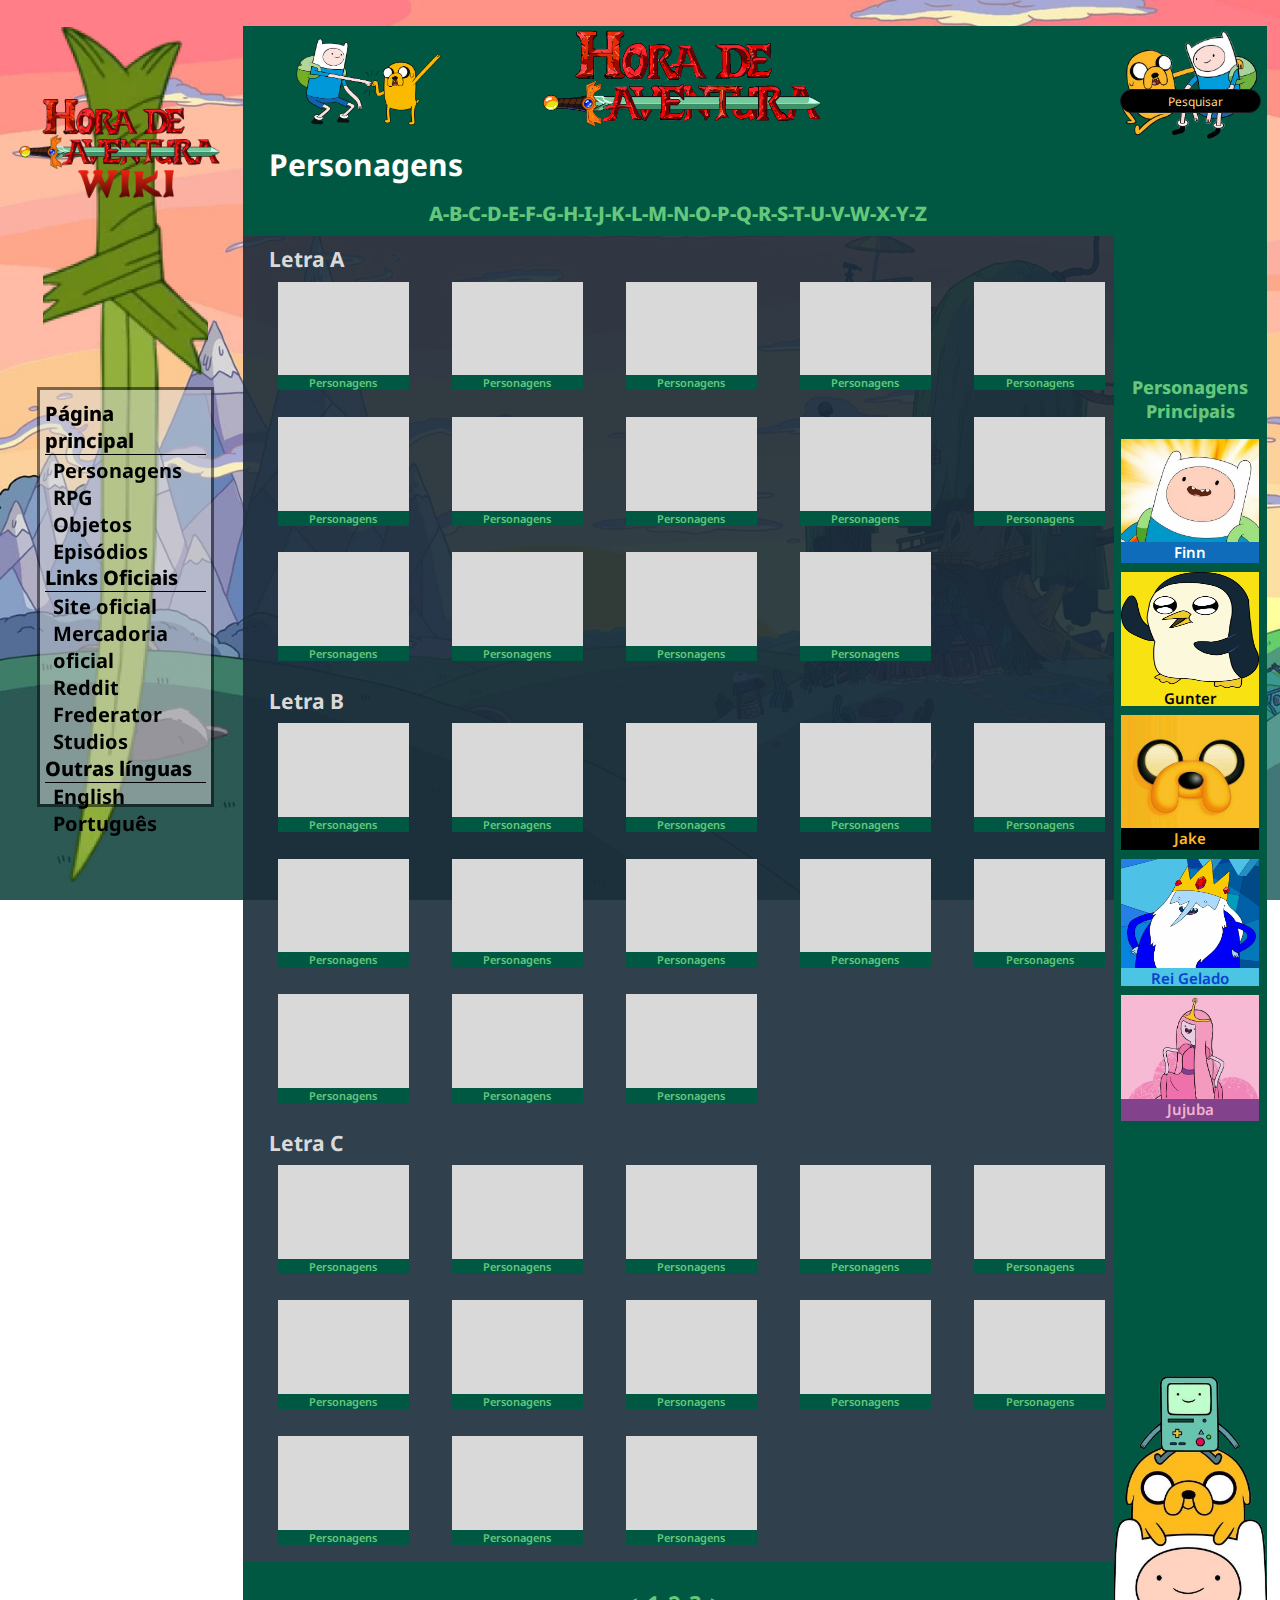
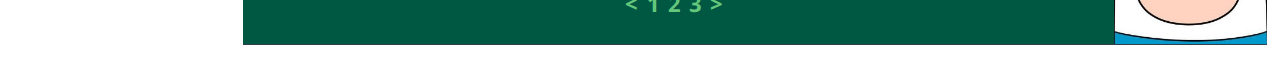
<file: Personagens/personagens.html>
<!DOCTYPE html>
<html lang="pt-br">

<head>
    <meta charset="UTF-8">
    <meta name="viewport" content="width=device-width, initial-scale=1.0">
    <title>Personagens</title>
    <link rel="stylesheet" href="style.css">
    <link rel="shortcut icon" href="/src/img/Adventure-time-background-paintings-1.webp" type="image/x-icon">


<body>
    <!-- Tablet e Celular-->
    <div id="lugarDaPagina">
        <ul class="paginasMenores" id="idDaPag">
            <li class="listasPaginasMenoresTitulo" id="idPagPag" onclick="abrirEFecharPagina()">Página</li>
            <ul id="primeiraLista">
                <li class="listasPaginasMenores" id="idPagin"><a href="/Página Principal/index.html">Home</a></li>
                <li class="listasPaginasMenores" id="idPersonagens"><a
                        href="/Personagens/personagens.html">Personagens</a></li>
                <li class="listasPaginasMenores" id="idRPG"><a href="/RPG/rpg.html">RPG</a></li>
                <li class="listasPaginasMenores" id="idObjetos"><a href="/Objetos/objetos.html">Objetos</a></li>
                <li class="listasPaginasMenores" id="idEpisodios"><a href="/Episódios/episodios.html">Episódios</a></li>
            </ul>
        </ul>
        <ul class="paginasMenores">
            <li class="listasPaginasMenoresTitulo" id="idlinksOfi" onclick="abrirEFecharLinksOficiais()">Links Oficiais</li>
            <ul id="segundaLista2">
                <li class="listasPaginasMenores" id="idSiteOficial"><a href="https://www.cartoonnetwork.com.br/show/hora-de-aventura"
                        target="_blank">Site
                        oficial</a>
                </li>
                <li class="listasPaginasMenores" id="idMercadoriaOficial"><a href="https://www.cnshop.com.br/colecoes/hora-de-aventura"
                        target="_blank" rel="noopener noreferrer">Mercadoria oficial</a></li>
                <li class="listasPaginasMenores" id="idReddit"><a href="https://www.reddit.com/r/adventuretime/"
                        target="_blank">Reddit</a></li>
                <li class="listasPaginasMenores" id="idFrederatorStudios"><a href="https://frederator.com/" target="_blank">Frederator
                        Studios</a>
                </li>
            </ul>
        </ul>
        <ul class="paginasMenores" id="paginasOutrasLi">
            <li class="listasPaginasMenoresTitulo" id="idOutrasLi" onclick="abrirEFecharOutraslínguas()">Outras línguas</li>
            <ul id="terceiraLista">
            <li class="listasPaginasMenores" id="idEnglish">English</li>
            <li class="listasPaginasMenores" id="idPortugues">Português</li></ul>
        </ul>
        <img src="/src/img/espadaDeGrama.png" id="espadaDeLado" alt="espadaDeGrama">
    </div>
    <!-- Tablet e Celular -->


    <!-- PC e Notebook -->
    <div class="barraEspada">

        <img src="/src/img/espadaDeGrama.png" alt="Finn_Sword_vertical" id="goldensword">
        <div id="todaEssaMerda">
            <div id="logoEWiki">
                <img src="/src/img/logo hora de aventura - Copia.png" alt="logo hora de aventura"
                    class="logoHoraDeAventura" width="25%">
                <img src="/src/img/wiki.png" alt="wiki" id="wiki">
            </div>
            <div id="localDoTextoDaSelecao">
                <div class="localParteSelecao">

                </div>

                <div class="textoParteSelecao">
                    <ul>
                        <li class="tituloSelecao"><a href="/Página Principal/index.html">Página principal</a></li>
                        <hr>
                        <li><a href="/Personagens/personagens.html">Personagens</a></li>
                        <li><a href="/RPG/rpg.html">RPG</a></li>
                        <li><a href="/Objetos/objetos.html">Objetos</a></li>
                        <li><a href="/Episódios/episodios.html">Episódios</a></li>

                    </ul>
                    <ul>
                        <li class="tituloSelecao">Links Oficiais</li>
                        <hr>
                        <li><a href="https://www.cartoonnetwork.com.br/show/hora-de-aventura" target="_blank">Site
                                oficial</a>
                        </li>
                        <li><a href="https://www.cnshop.com.br/colecoes/hora-de-aventura" target="_blank"
                                rel="noopener noreferrer">Mercadoria oficial</a></li>
                        <li><a href="https://www.reddit.com/r/adventuretime/" target="_blank">Reddit</a></li>
                        <li><a href="https://frederator.com/" target="_blank">Frederator Studios</a></li>
                    </ul>
                    <ul>
                        <li class="tituloSelecao">Outras línguas</li>
                        <hr>
                        <li>English</li>
                        <li>Português</li>
                    </ul>

                </div>
            </div>
        </div>
    </div>

    <div class="principalWiki">
        <div class="parteWiki">
            <div id="osDaEsquerda">
            <div class="partePrincipalWikiCima">
                <div class="imageWikiCima">
                    <img src="/src/img/Finn e jake.png" id="imageFinnEJake" alt="Finn e Jake">
                    <img src="/src/img/logo hora de aventura.png" id="logoHoraDeAventura" alt="logo hora de aventura">
                </div>
                <h1 class="tituloDaPagina">Personagens</h1>
                <h2 class="letraParaPesquisa">
                    A-B-C-D-E-F-G-H-I-J-K-L-M-N-O-P-Q-R-S-T-U-V-W-X-Y-Z
                </h2>
                

            </div>
            <div class="objetosPorLetra" >
                <h2 class="letra">Letra A</h2>
                <div class="linhaDesObjetos">
                    <div class="objetos">
                        <div class="imageDosObjetos"></div> <!--trocar por uma tag img-->
                        <p class="nomeDoObjetos">Personagens</p>
                    </div>
                    <div class="objetos">
                        <div class="imageDosObjetos"></div> <!--trocar por uma tag img-->
                        <p class="nomeDoObjetos">Personagens</p>
                    </div>
                    <div class="objetos">
                        <div class="imageDosObjetos"></div> <!--trocar por uma tag img-->
                        <p class="nomeDoObjetos">Personagens</p>
                    </div>
                    <div class="objetos">
                        <div class="imageDosObjetos"></div> <!--trocar por uma tag img-->
                        <p class="nomeDoObjetos">Personagens</p>
                    </div>
                    <div class="objetos">
                        <div class="imageDosObjetos"></div> <!--trocar por uma tag img-->
                        <p class="nomeDoObjetos">Personagens</p>
                    </div>
                    
                </div>
                <div class="linhaDesObjetos">
                    <div class="objetos">
                        <div class="imageDosObjetos"></div> <!--trocar por uma tag img-->
                        <p class="nomeDoObjetos">Personagens</p>
                    </div>
                    <div class="objetos">
                        <div class="imageDosObjetos"></div> <!--trocar por uma tag img-->
                        <p class="nomeDoObjetos">Personagens</p>
                    </div>
                    <div class="objetos">
                        <div class="imageDosObjetos"></div> <!--trocar por uma tag img-->
                        <p class="nomeDoObjetos">Personagens</p>
                    </div>
                    <div class="objetos">
                        <div class="imageDosObjetos"></div> <!--trocar por uma tag img-->
                        <p class="nomeDoObjetos">Personagens</p>
                    </div>
                    <div class="objetos">
                        <div class="imageDosObjetos"></div> <!--trocar por uma tag img-->
                        <p class="nomeDoObjetos">Personagens</p>
                    </div>
                    
                </div>
                <div class="linhaDesObjetos">
                    <div class="objetos">
                        <div class="imageDosObjetos"></div> <!--trocar por uma tag img-->
                        <p class="nomeDoObjetos">Personagens</p>
                    </div>
                    <div class="objetos">
                        <div class="imageDosObjetos"></div> <!--trocar por uma tag img-->
                        <p class="nomeDoObjetos">Personagens</p>
                    </div>
                    <div class="objetos">
                        <div class="imageDosObjetos"></div> <!--trocar por uma tag img-->
                        <p class="nomeDoObjetos">Personagens</p>
                    </div>
                    <div class="objetos">
                        <div class="imageDosObjetos"></div> <!--trocar por uma tag img-->
                        <p class="nomeDoObjetos">Personagens</p>
                    </div>
                     
                    
                </div>
                
                <h2 class="letra">Letra B</h2>
                <div class="linhaDesObjetos">
                    <div class="objetos">
                        <div class="imageDosObjetos"></div> <!--trocar por uma tag img-->
                        <p class="nomeDoObjetos">Personagens</p>
                    </div>
                    <div class="objetos">
                        <div class="imageDosObjetos"></div> <!--trocar por uma tag img-->
                        <p class="nomeDoObjetos">Personagens</p>
                    </div>
                    <div class="objetos">
                        <div class="imageDosObjetos"></div> <!--trocar por uma tag img-->
                        <p class="nomeDoObjetos">Personagens</p>
                    </div>
                    <div class="objetos">
                        <div class="imageDosObjetos"></div> <!--trocar por uma tag img-->
                        <p class="nomeDoObjetos">Personagens</p>
                    </div>
                    <div class="objetos">
                        <div class="imageDosObjetos"></div> <!--trocar por uma tag img-->
                        <p class="nomeDoObjetos">Personagens</p>
                    </div>
                    
                </div>
                <div class="linhaDesObjetos">
                    <div class="objetos">
                        <div class="imageDosObjetos"></div> <!--trocar por uma tag img-->
                        <p class="nomeDoObjetos">Personagens</p>
                    </div>
                    <div class="objetos">
                        <div class="imageDosObjetos"></div> <!--trocar por uma tag img-->
                        <p class="nomeDoObjetos">Personagens</p>
                    </div>
                    <div class="objetos">
                        <div class="imageDosObjetos"></div> <!--trocar por uma tag img-->
                        <p class="nomeDoObjetos">Personagens</p>
                    </div>
                    <div class="objetos">
                        <div class="imageDosObjetos"></div> <!--trocar por uma tag img-->
                        <p class="nomeDoObjetos">Personagens</p>
                    </div>
                    <div class="objetos">
                        <div class="imageDosObjetos"></div> <!--trocar por uma tag img-->
                        <p class="nomeDoObjetos">Personagens</p>
                    </div>
                    
                </div>
                <div class="linhaDesObjetos">
                    <div class="objetos">
                        <div class="imageDosObjetos"></div> <!--trocar por uma tag img-->
                        <p class="nomeDoObjetos">Personagens</p>
                    </div>
                    <div class="objetos">
                        <div class="imageDosObjetos"></div> <!--trocar por uma tag img-->
                        <p class="nomeDoObjetos">Personagens</p>
                    </div>
                    <div class="objetos">
                        <div class="imageDosObjetos"></div> <!--trocar por uma tag img-->
                        <p class="nomeDoObjetos">Personagens</p>
                    </div>
                     
                     
                    
                </div>
                <h2 class="letra">Letra C</h2>
                <div class="linhaDesObjetos">
                    <div class="objetos">
                        <div class="imageDosObjetos"></div> <!--trocar por uma tag img-->
                        <p class="nomeDoObjetos">Personagens</p>
                    </div>
                    <div class="objetos">
                        <div class="imageDosObjetos"></div> <!--trocar por uma tag img-->
                        <p class="nomeDoObjetos">Personagens</p>
                    </div>
                    <div class="objetos">
                        <div class="imageDosObjetos"></div> <!--trocar por uma tag img-->
                        <p class="nomeDoObjetos">Personagens</p>
                    </div>
                    <div class="objetos">
                        <div class="imageDosObjetos"></div> <!--trocar por uma tag img-->
                        <p class="nomeDoObjetos">Personagens</p>
                    </div>
                    <div class="objetos">
                        <div class="imageDosObjetos"></div> <!--trocar por uma tag img-->
                        <p class="nomeDoObjetos">Personagens</p>
                    </div>
                    
                </div>
                <div class="linhaDesObjetos">
                    <div class="objetos">
                        <div class="imageDosObjetos"></div> <!--trocar por uma tag img-->
                        <p class="nomeDoObjetos">Personagens</p>
                    </div>
                    <div class="objetos">
                        <div class="imageDosObjetos"></div> <!--trocar por uma tag img-->
                        <p class="nomeDoObjetos">Personagens</p>
                    </div>
                    <div class="objetos">
                        <div class="imageDosObjetos"></div> <!--trocar por uma tag img-->
                        <p class="nomeDoObjetos">Personagens</p>
                    </div>
                    <div class="objetos">
                        <div class="imageDosObjetos"></div> <!--trocar por uma tag img-->
                        <p class="nomeDoObjetos">Personagens</p>
                    </div>
                    <div class="objetos">
                        <div class="imageDosObjetos"></div> <!--trocar por uma tag img-->
                        <p class="nomeDoObjetos">Personagens</p>
                    </div>
                    
                </div>
                <div class="linhaDesObjetos">
                    <div class="objetos">
                        <div class="imageDosObjetos"></div> <!--trocar por uma tag img-->
                        <p class="nomeDoObjetos">Personagens</p>
                    </div>
                    <div class="objetos">
                        <div class="imageDosObjetos"></div> <!--trocar por uma tag img-->
                        <p class="nomeDoObjetos">Personagens</p>
                    </div>
                    <div class="objetos">
                        <div class="imageDosObjetos"></div> <!--trocar por uma tag img-->
                        <p class="nomeDoObjetos">Personagens</p>
                    </div>
                     
                     
                    
                </div>
            </div>

            <div class="parteDeBaixo">
                <p class="letrasDaParteDeBaixo"><</p>
                <p class="letrasDaParteDeBaixo">1</p>
                <p class="letrasDaParteDeBaixo">2</p>
                <p class="letrasDaParteDeBaixo">3</p>
                <p class="letrasDaParteDeBaixo">></p>
            </div>
        </div>
            <div class="partePrincipalWiki">

            </div>

            <div class="ladoWiki">
                <div class="barraDePesquisa">
                <img src="/src/img/Finn e jake 2.png" class="imagemBarraDePesquisa" alt="Finn e jake 2">
                <a href="/Pesquisa/index (1).html" id="linkDaPesquisa"><input placeholder="Pesquisar" class="pesquisa" type="search"></a>
            </div>
                <div class="personagensPrincipaisDoLado" id="personagensLado">
                    <h2 class="tituloDoLado">Personagens Principais</h2>
                    <a href="/Personagens/Sobre Os Personagens/cosmico/deus.html"></a>
                </div>
                <img src="/src/img/Finn e jake 3.png" id="finnJakeBmo" alt="Finn e jake 3">
            </div>
        </div>
    </div>
<script src="main.js"></script>
</body>

</html>
</file>
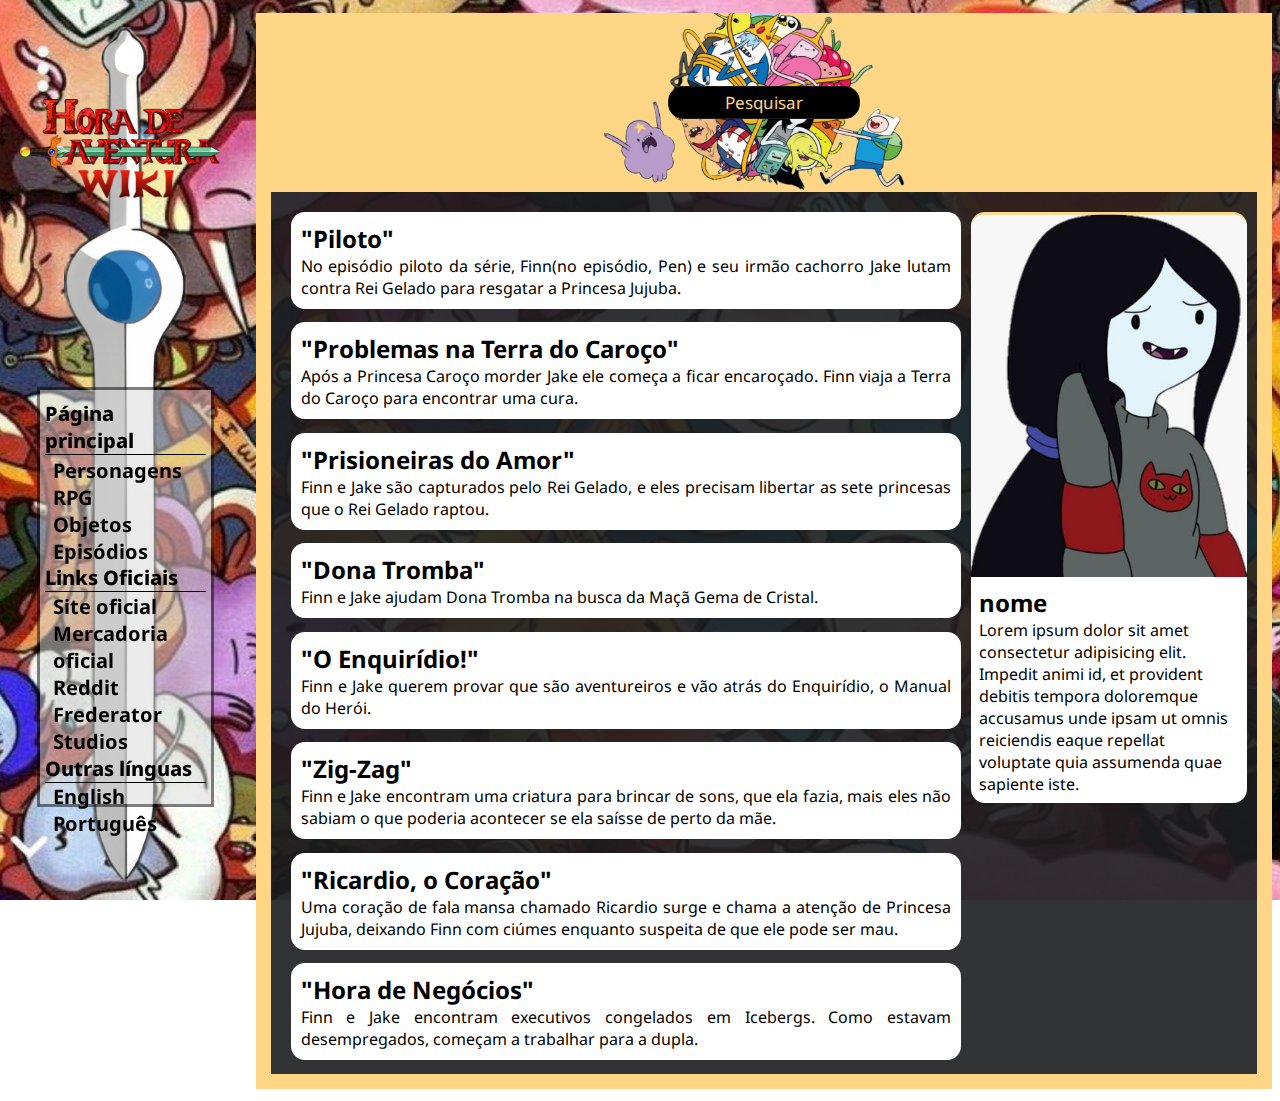
<file: Pesquisa/index (1).html>
<!DOCTYPE html>
<html lang="pt-br">

<head>
    <meta charset="UTF-8">
    <meta name="viewport" content="width=device-width, initial-scale=1.0">
    <title>Hora de Aventura</title>
    <link rel="stylesheet" href="/Pesquisa/index.css">
    <link rel="shortcut icon" href="/src/img/fundoFoda.jpg" type="image/x-icon">

<body>
    <div id="lugarDaPagina">
        <ul class="paginasMenores" id="idDaPag">
            <li class="listasPaginasMenoresTitulo" id="idPagPag" onclick="abrirEFecharPagina()">Página</li>
            <ul id="primeiraLista">
                <li class="listasPaginasMenores" id="idPagin"><a href="/Página Principal/index.html">Home</a></li>
                <li class="listasPaginasMenores" id="idPersonagens"><a
                        href="/Personagens/personagens.html">Personagens</a></li>
                <li class="listasPaginasMenores" id="idRPG"><a href="/RPG/rpg.html">RPG</a></li>
                <li class="listasPaginasMenores" id="idObjetos"><a href="/Objetos/objetos.html">Objetos</a></li>
                <li class="listasPaginasMenores" id="idEpisodios"><a href="/Episódios/episodios.html">Episódios</a></li>
            </ul>
        </ul>
        <ul class="paginasMenores">
            <li class="listasPaginasMenoresTitulo" id="idlinksOfi" onclick="abrirEFecharLinksOficiais()">Links Oficiais</li>
            <ul id="segundaLista">
                <li class="listasPaginasMenores" id="idSiteOficial"><a href="https://www.cartoonnetwork.com.br/show/hora-de-aventura"
                        target="_blank">Site
                        oficial</a>
                </li>
                <li class="listasPaginasMenores" id="idMercadoriaOficial"><a href="https://www.cnshop.com.br/colecoes/hora-de-aventura"
                        target="_blank" rel="noopener noreferrer">Mercadoria oficial</a></li>
                <li class="listasPaginasMenores" id="idReddit"><a href="https://www.reddit.com/r/adventuretime/"
                        target="_blank">Reddit</a></li>
                <li class="listasPaginasMenores" id="idFrederatorStudios"><a href="https://frederator.com/" target="_blank">Frederator
                        Studios</a>
                </li>
            </ul>
        </ul>
        <ul class="paginasMenores" id="paginasOutrasLi">
            <li class="listasPaginasMenoresTitulo" id="idOutrasLi" onclick="abrirEFecharOutraslínguas()">Outras línguas</li>
            <ul id="terceiraLista">
            <li class="listasPaginasMenores" id="idEnglish">English</li>
            <li class="listasPaginasMenores" id="idPortugues">Português</li></ul>
        </ul>
        <img src="/src/img/Finn_Sword_vertical.png" id="espadaDeLado" alt="Espada Finn">
    </div>


    <div class="barraEspada">

        <img src="/src/img/Finn_Sword_vertical.png" alt="Finn_Sword_vertical" id="goldensword">
        <div id="todaEssaMerda">
            <div id="logoEWiki">
                <img src="/src/img/logo hora de aventura - Copia.png" alt="logo hora de aventura"
                    class="logoHoraDeAventura" width="25%">
                <img src="/src/img/wiki.png" alt="wiki" id="wiki">
            </div>
            <div id="localDoTextoDaSelecao">
                <div class="localParteSelecao">

                </div>

                <div class="textoParteSelecao">
                    <ul>
                        <li class="tituloSelecao"><a href="/Página Principal/index.html">Página principal</a></li>
                        <hr>
                        <li><a href="/Personagens/personagens.html">Personagens</a></li>
                        <li><a href="/RPG/rpg.html">RPG</a></li>
                        <li><a href="/Objetos/objetos.html">Objetos</a></li>
                        <li><a href="/Episódios/episodios.html">Episódios</a></li>

                    </ul>
                    <ul>
                        <li class="tituloSelecao">Links Oficiais</li>
                        <hr>
                        <li><a href="https://www.cartoonnetwork.com.br/show/hora-de-aventura" target="_blank">Site
                                oficial</a>
                        </li>
                        <li><a href="https://www.cnshop.com.br/colecoes/hora-de-aventura" target="_blank"
                                rel="noopener noreferrer">Mercadoria oficial</a></li>
                        <li><a href="https://www.reddit.com/r/adventuretime/" target="_blank">Reddit</a></li>
                        <li><a href="https://frederator.com/" target="_blank">Frederator Studios</a></li>
                    </ul>
                    <ul>
                        <li class="tituloSelecao">Outras línguas</li>
                        <hr>
                        <li>English</li>
                        <li>Português</li>
                    </ul>

                </div>
            </div>
        </div>
    </div>
    <!--
    <header class="Parte Base">
        <div class="logobarra">
            <img src="img/logobarra.png"/>
        </div>
        <div class="marceline">
            <img src="img/marceline.png"/>
        </div>
        <div class="fundo">
            <img src="img/fundo.png"/>
        </div>
        <div class="logo">
            <img src="img/logo.png"/>
        </div> 
    </header>
     -->
    <div class="parteWiki" onclick="fecharTudo()">
        <div class="barraDePesquisa">

            <img class="imagemBarraDePesquisa" src="/src/img/logobarra.png" alt="logo barra">
            <input placeholder="Pesquisar" class="pesquisa" type="search">

        </div>
        <div class="tudoSobrePesquisa">
            <div class="informacoes">
                <div class="daviMeSupreenda">
                    <h2>"Piloto"</h2>
                    <p>No episódio piloto da série, Finn(no episódio, Pen) e seu irmão cachorro Jake lutam contra Rei
                        Gelado para resgatar a Princesa Jujuba.</p>
                </div>
                <div class="daviMeSupreenda">
                    <h2>"Problemas na Terra do Caroço"</h2>
                    <p>Após a Princesa Caroço morder Jake ele começa a ficar encaroçado. Finn viaja a Terra do Caroço
                        para encontrar uma cura.</p>
                </div>
                <div class="daviMeSupreenda">
                    <h2>"Prisioneiras do Amor"</h2>
                    <p>Finn e Jake são capturados pelo Rei Gelado, e eles precisam libertar as sete princesas que o Rei
                        Gelado raptou.</p>
                </div>
                <div class="daviMeSupreenda">
                    <h2>"Dona Tromba"</h2>
                    <p>Finn e Jake ajudam Dona Tromba na busca da Maçã Gema de Cristal.</p>
                </div>
                <div class="daviMeSupreenda">
                    <h2>"O Enquirídio!"</h2>
                    <p>Finn e Jake querem provar que são aventureiros e vão atrás do Enquirídio, o Manual do Herói.</p>
                </div>
                <div class="daviMeSupreenda">
                    <h2>"Zig-Zag"</h2>
                    <p>Finn e Jake encontram uma criatura para brincar de sons, que ela fazia, mais eles não sabiam o
                        que poderia acontecer se ela saísse de perto da mãe.</p>
                </div>
                <div class="daviMeSupreenda">
                    <h2>"Ricardio, o Coração"</h2>
                    <p>Uma coração de fala mansa chamado Ricardio surge e chama a atenção de Princesa Jujuba, deixando
                        Finn com ciúmes enquanto suspeita de que ele pode ser mau.</p>
                </div>
                <div class="daviMeSupreenda">
                    <h2>"Hora de Negócios"</h2>
                    <p>Finn e Jake encontram executivos congelados em Icebergs. Como estavam desempregados, começam a
                        trabalhar para a dupla.</p>
                </div>
            </div>
            <div class="imagemComInformacoes">
                <img class="aImagem" src="/src/img/marcel.jpg" alt="fodase">
                <div class="nomeNaDiv">
                    <h2>nome</h2>
                    <p>Lorem ipsum dolor sit amet consectetur adipisicing elit. Impedit animi id, et provident debitis
                        tempora doloremque accusamus unde ipsam ut omnis reiciendis eaque repellat voluptate quia
                        assumenda quae sapiente iste.</p>
                </div>

            </div>
        </div>


        <div class="fundo"></div>
    </div>


    <script src="pesquisa.js"></script>
</body>

</html>
</file>
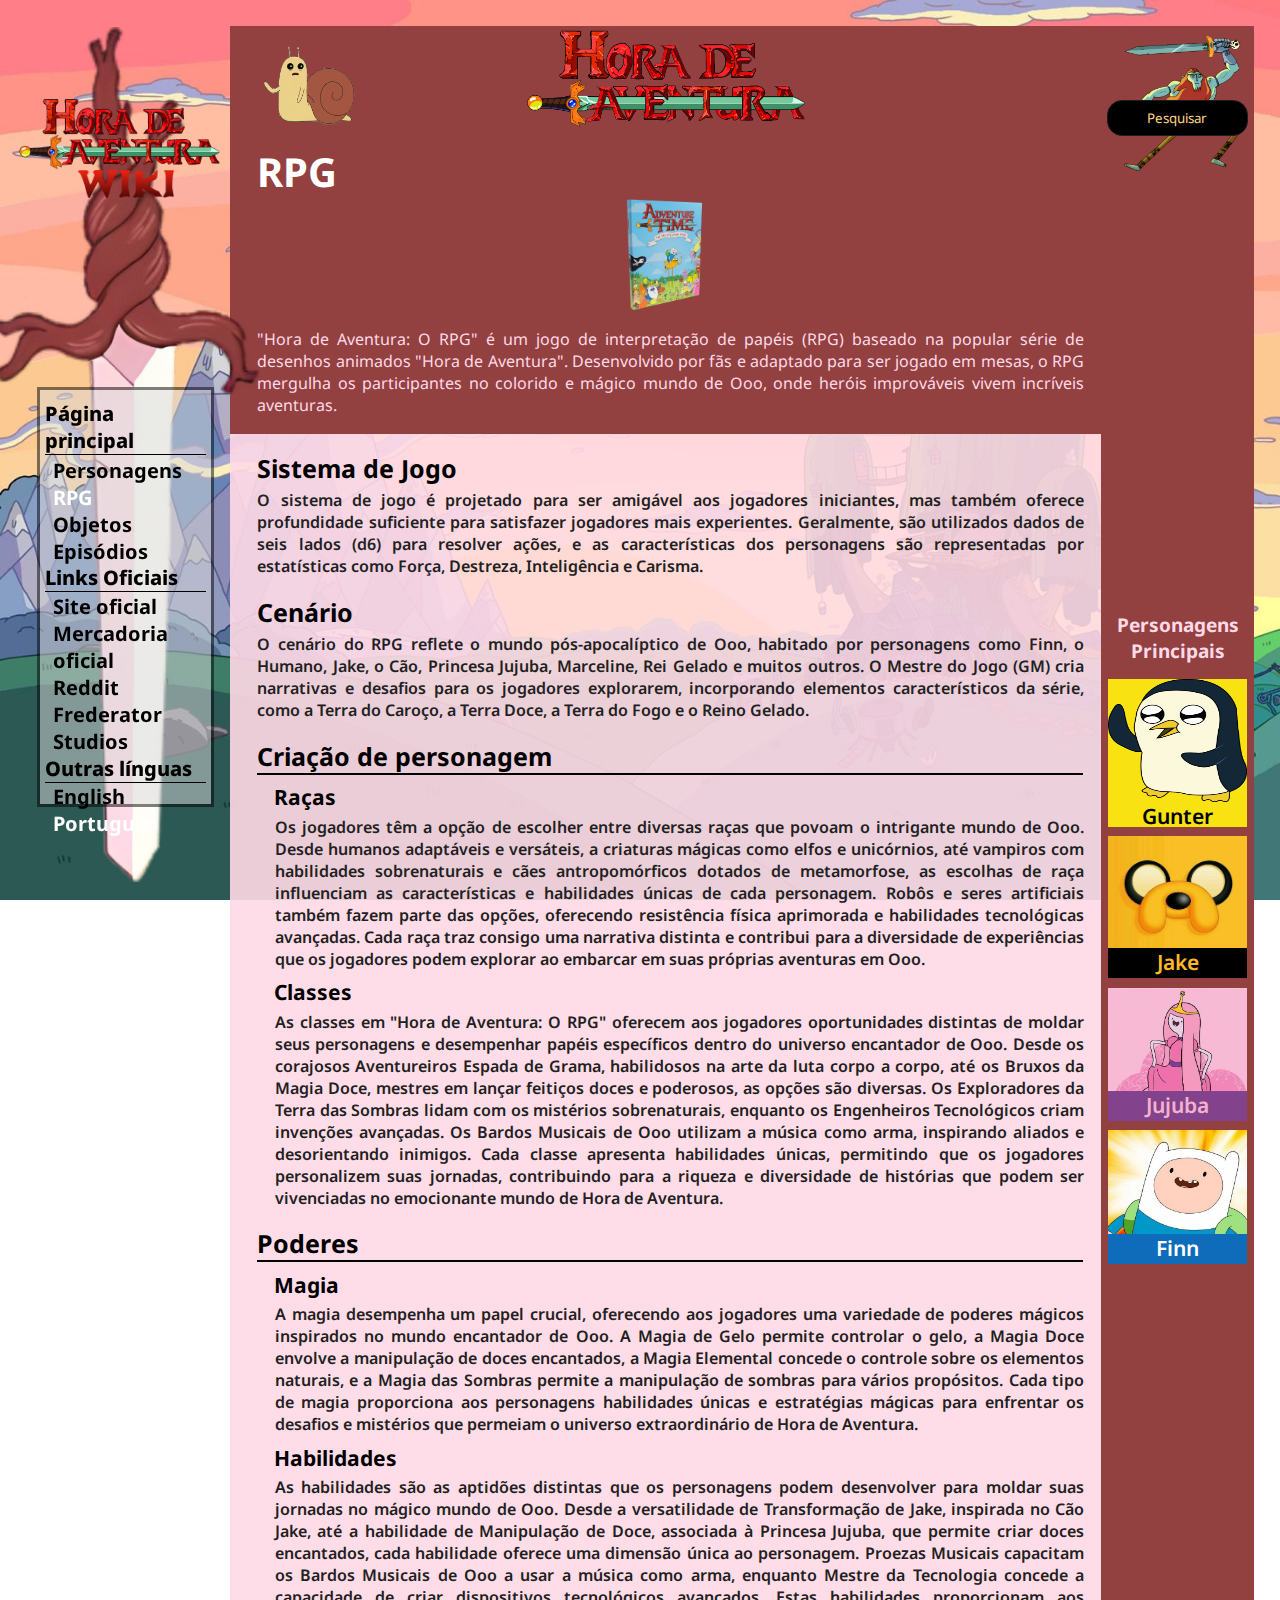
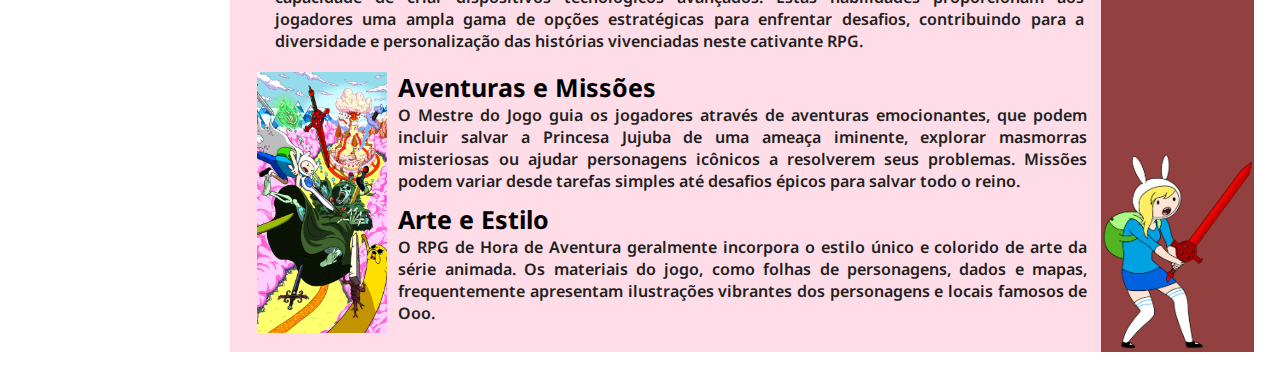
<file: RPG/rpg.html>
<!DOCTYPE html>
<html lang="en">

<head>
    <meta charset="UTF-8">
    <meta name="viewport" content="width=device-width, initial-scale=1.0">
    <title>Wiki Hora de Aventura</title>
    <link rel="stylesheet" href="style.css">
    <link rel="shortcut icon" href="/src/img/Adventure-time-background-paintings-1.webp" type="image/x-icon">
</head>

<body>
    <!-- Tablet e Celular-->
    <div id="lugarDaPagina">
        <ul class="paginasMenores" id="idDaPag">
            <li class="listasPaginasMenoresTitulo" id="idPagPag" onclick="abrirEFecharPagina()">Página</li>
            <ul id="primeiraLista">
                <li class="listasPaginasMenores" id="idPagin"><a href="/Página Principal/index.html">Home</a></li>
                <li class="listasPaginasMenores" id="idPersonagens"><a
                        href="/Personagens/personagens.html">Personagens</a></li>
                <li class="listasPaginasMenores" id="idRPG"><a href="/RPG/rpg.html">RPG</a></li>
                <li class="listasPaginasMenores" id="idObjetos"><a href="/Objetos/objetos.html">Objetos</a></li>
                <li class="listasPaginasMenores" id="idEpisodios"><a href="/Episódios/episodios.html">Episódios</a></li>
            </ul>
        </ul>
        <ul class="paginasMenores">
            <li class="listasPaginasMenoresTitulo" id="idlinksOfi" onclick="abrirEFecharLinksOficiais()">Links Oficiais
            </li>
            <ul id="segundaLista">
                <li class="listasPaginasMenores" id="idSiteOficial"><a
                        href="https://www.cartoonnetwork.com.br/show/hora-de-aventura" target="_blank">Site
                        oficial</a>
                </li>
                <li class="listasPaginasMenores" id="idMercadoriaOficial"><a
                        href="https://www.cnshop.com.br/colecoes/hora-de-aventura" target="_blank"
                        rel="noopener noreferrer">Mercadoria oficial</a></li>
                <li class="listasPaginasMenores" id="idReddit"><a href="https://www.reddit.com/r/adventuretime/"
                        target="_blank">Reddit</a></li>
                <li class="listasPaginasMenores" id="idFrederatorStudios"><a href="https://frederator.com/"
                        target="_blank">Frederator
                        Studios</a>
                </li>
            </ul>
        </ul>
        <ul class="paginasMenores" id="paginasOutrasLi">
            <li class="listasPaginasMenoresTitulo" id="idOutrasLi" onclick="abrirEFecharOutraslínguas()">Outras línguas
            </li>
            <ul id="terceiraLista">
                <li class="listasPaginasMenores" id="idEnglish">English</li>
                <li class="listasPaginasMenores" id="idPortugues">Português</li>
            </ul>
        </ul>
        <img src="/src/img/espada raiz.png" id="espadaDeLado" alt="Espada Finn">
    </div>
    <!-- Tablet e Celular -->


    <!-- PC e Notebook --> <div class="barraEspada">

        <img src="/src/img/espada raiz.png" alt="Finn_Sword_vertical" id="goldensword">
        <div id="todaEssaMerda">
            <div id="logoEWiki">
                <img src="/src/img/logo hora de aventura - Copia.png" alt="logo hora de aventura"
                    class="logoHoraDeAventura" width="25%">
                <img src="/src/img/wiki.png" alt="wiki" id="wiki">
            </div>
            <div id="localDoTextoDaSelecao">
                <div class="localParteSelecao">

                </div>

                <div class="textoParteSelecao">
                    <ul>
                        <li class="tituloSelecao" id="nomePaginaPrin">Página principal</li>
                <hr>
                <li><a href="/Personagens/personagens.html" id="nomePersonagens">Personagens</a></li>
                        <li><a href="/RPG/rpg.html" id="rpgTitulo">RPG</a></li>
                        <li><a href="/Objetos/objetos.html" id="nomeObjetos">Objetos</a></li>
                <li><a href="/Episódios/episodios.html" id="nomeEpisodios">Episódios</a></li>

                    </ul>
                    <ul>
                        <li class="tituloSelecao">Links Oficiais</li>
                        <hr>
                        <li><a href="https://www.cartoonnetwork.com.br/show/hora-de-aventura" target="_blank">Site
                                oficial</a>
                        </li>
                        <li><a href="https://www.cnshop.com.br/colecoes/hora-de-aventura" target="_blank"
                                rel="noopener noreferrer">Mercadoria oficial</a></li>
                        <li><a href="https://www.reddit.com/r/adventuretime/" target="_blank">Reddit</a></li>
                        <li><a href="https://frederator.com/" target="_blank">Frederator Studios</a></li>
                    </ul>
                    <ul>
                        <li class="tituloSelecao" id="outrasLinguas">Outras línguas</li>
                <hr>
                <li onclick="english()"><a href="#corpo" id="englishPf">English</a></li>
                <li onclick="portugues()"><a href="#corpo" class="linguasDif" id="portuguesPf">Português</a></li>
                    </ul>

                </div>
            </div>
        </div>
    </div>


    <div class="principalWiki" id="principalWiki" onclick="fecharTudo()">
        <div class="parteWiki">
            <div id="osDaEsquerda">
                <div class="partePrincipalWikiCima" id="partePrincipalWikiCima">
                    <div class="imageWikiCima">
                        <img src="/src/img/caracol.webp" id="imageCaracol" alt="caracol">
                        <img src="/src/img/logo hora de aventura.png" id="logoHoraDeAventura"
                            alt="logo hora de aventura">
                    </div>
                    <h1 class="tituloDaPagina">RPG</h1>
                    <div class="imageDoLivro">

                        <img src="/src/img/livro de rpg.png" id="livroDeRpg" alt="livro de rpg">
                    </div>
                    <p class="textoDotituloDaPagina">"Hora de Aventura: O RPG" é um jogo de interpretação de papéis
                        (RPG)
                        baseado na popular série de desenhos animados "Hora de Aventura". Desenvolvido por fãs e
                        adaptado
                        para ser jogado em mesas, o RPG mergulha os participantes no colorido e mágico mundo de Ooo,
                        onde
                        heróis improváveis vivem incríveis aventuras.
                    </p>

                </div>

                <h2 class="subTituloWiki">Sistema de Jogo</h2>
                <p class="textoWiki">O sistema de jogo é projetado para ser amigável aos jogadores iniciantes, mas
                    também oferece profundidade suficiente para satisfazer jogadores mais experientes. Geralmente, são
                    utilizados dados de seis lados (d6) para resolver ações, e as características dos personagens são
                    representadas por estatísticas como Força, Destreza, Inteligência e Carisma.</p>

                <h2 class="subTituloWiki">Cenário</h2>
                <p class="textoWiki">O cenário do RPG reflete o mundo pós-apocalíptico de Ooo, habitado por personagens
                    como Finn, o Humano, Jake, o Cão, Princesa Jujuba, Marceline, Rei Gelado e muitos outros. O Mestre
                    do Jogo (GM) cria narrativas e desafios para os jogadores explorarem, incorporando elementos
                    característicos da série, como a Terra do Caroço, a Terra Doce, a Terra do Fogo e o Reino Gelado.
                </p>

                <h2 class="subTituloWiki">Criação de personagem</h2>
                <hr class="linhaSubTituloWiki">


                <h3 class="subTituloDoSubTituloWiki">Raças</h3>
                <p class="subTextoWiki">Os jogadores têm a opção de escolher entre diversas raças que povoam o
                    intrigante mundo de Ooo. Desde humanos adaptáveis e versáteis, a criaturas mágicas como elfos e
                    unicórnios, até vampiros com habilidades sobrenaturais e cães antropomórficos dotados de
                    metamorfose, as escolhas de raça influenciam as características e habilidades únicas de cada
                    personagem. Robôs e seres artificiais também fazem parte das opções, oferecendo resistência física
                    aprimorada e habilidades tecnológicas avançadas. Cada raça traz consigo uma narrativa distinta e
                    contribui para a diversidade de experiências que os jogadores podem explorar ao embarcar em suas
                    próprias aventuras em Ooo.</p>

                <h3 class="subTituloDoSubTituloWiki">Classes</h3>
                <p class="subTextoWiki">As classes em "Hora de Aventura: O RPG" oferecem aos jogadores oportunidades
                    distintas de moldar seus personagens e desempenhar papéis específicos dentro do universo encantador
                    de Ooo. Desde os corajosos Aventureiros Espada de Grama, habilidosos na arte da luta corpo a corpo,
                    até os Bruxos da Magia Doce, mestres em lançar feitiços doces e poderosos, as opções são diversas.
                    Os Exploradores da Terra das Sombras lidam com os mistérios sobrenaturais, enquanto os Engenheiros
                    Tecnológicos criam invenções avançadas. Os Bardos Musicais de Ooo utilizam a música como arma,
                    inspirando aliados e desorientando inimigos. Cada classe apresenta habilidades únicas, permitindo
                    que os jogadores personalizem suas jornadas, contribuindo para a riqueza e diversidade de histórias
                    que podem ser vivenciadas no emocionante mundo de Hora de Aventura.
                </p>

                <h2 class="subTituloWiki">Poderes</h2>
                <hr class="linhaSubTituloWiki">


                <h3 class="subTituloDoSubTituloWiki">Magia</h3>
                <p class="subTextoWiki">A magia desempenha um papel crucial, oferecendo aos jogadores uma variedade de
                    poderes mágicos inspirados no mundo encantador de Ooo. A Magia de Gelo permite controlar o gelo, a
                    Magia Doce envolve a manipulação de doces encantados, a Magia Elemental concede o controle sobre os
                    elementos naturais, e a Magia das Sombras permite a manipulação de sombras para vários propósitos.
                    Cada tipo de magia proporciona aos personagens habilidades únicas e estratégias mágicas para
                    enfrentar os desafios e mistérios que permeiam o universo extraordinário de Hora de Aventura.</p>

                <h3 class="subTituloDoSubTituloWiki">Habilidades</h3>
                <p class="subTextoWiki">As habilidades são as aptidões distintas que os personagens podem desenvolver
                    para moldar suas jornadas no mágico mundo de Ooo. Desde a versatilidade de Transformação de Jake,
                    inspirada no Cão Jake, até a habilidade de Manipulação de Doce, associada à Princesa Jujuba, que
                    permite criar doces encantados, cada habilidade oferece uma dimensão única ao personagem. Proezas
                    Musicais capacitam os Bardos Musicais de Ooo a usar a música como arma, enquanto Mestre da
                    Tecnologia concede a capacidade de criar dispositivos tecnológicos avançados. Estas habilidades
                    proporcionam aos jogadores uma ampla gama de opções estratégicas para enfrentar desafios,
                    contribuindo para a diversidade e personalização das histórias vivenciadas neste cativante RPG.
                </p>



                <div class="parteDeContribuir">
                    <img src="/src/img/litch vs finn.jpg" id="litchVsFinn" alt="litch vs finn">
                    <div>
                        <h2 class="tituloContribuir">Aventuras e Missões</h2>
                        <p class="textContribuir">O Mestre do Jogo guia os jogadores através de aventuras emocionantes,
                            que podem incluir salvar a Princesa Jujuba de uma ameaça iminente, explorar masmorras
                            misteriosas ou ajudar personagens icônicos a resolverem seus problemas. Missões podem variar
                            desde tarefas simples até desafios épicos para salvar todo o reino.
                        </p>

                        <h2 class="tituloContribuir">Arte e Estilo</h2>
                        <p class="textContribuir">O RPG de Hora de Aventura geralmente incorpora o estilo único e
                            colorido de arte da série animada. Os materiais do jogo, como folhas de personagens, dados e
                            mapas, frequentemente apresentam ilustrações vibrantes dos personagens e locais famosos de
                            Ooo.</p>
                    </div>
                </div>
            </div>
            <div>

            </div>
            <div class="partePrincipalWiki">

            </div>
            <div class="ladoWiki">
                <div class="barraDePesquisa">
                    <img src="/src/img/Billy.webp" class="imagemBarraDePesquisa" alt="Billy">
                    <a href="/Pesquisa/index (1).html" id="linkDaPesquisa"><input placeholder="Pesquisar"
                            class="pesquisa" id="pesquisadinha" type="search"></a>
                </div>
                <div class="personagensPrincipaisDoLado" id="personagensLado">
                    <h2 class="tituloDoLado" id="personagensPrinc">Personagens Principais</h2>

                </div>
                <img src="/src/img/fionna.png" id="fionna" alt="fionna">
            </div>
        </div>


    </div>

    <script src="main.js"></script>
</body>

</html>
</file>
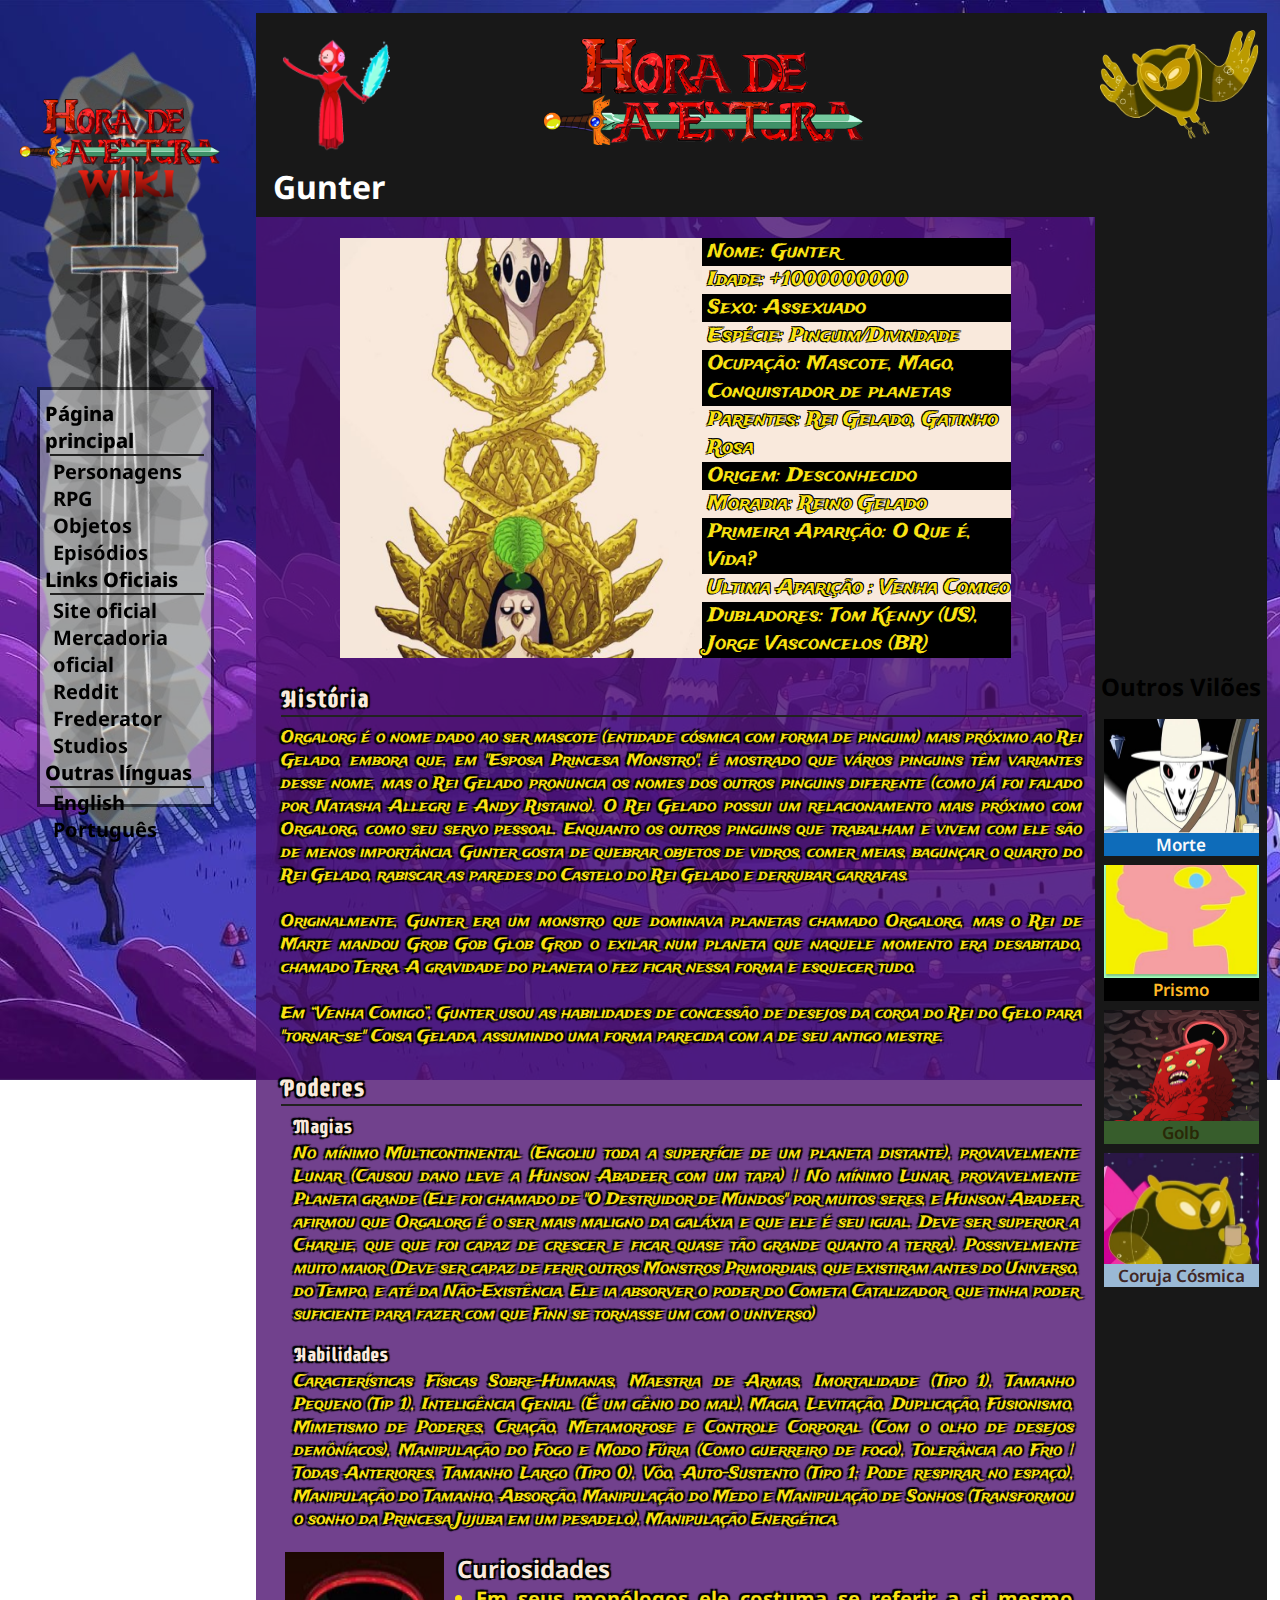
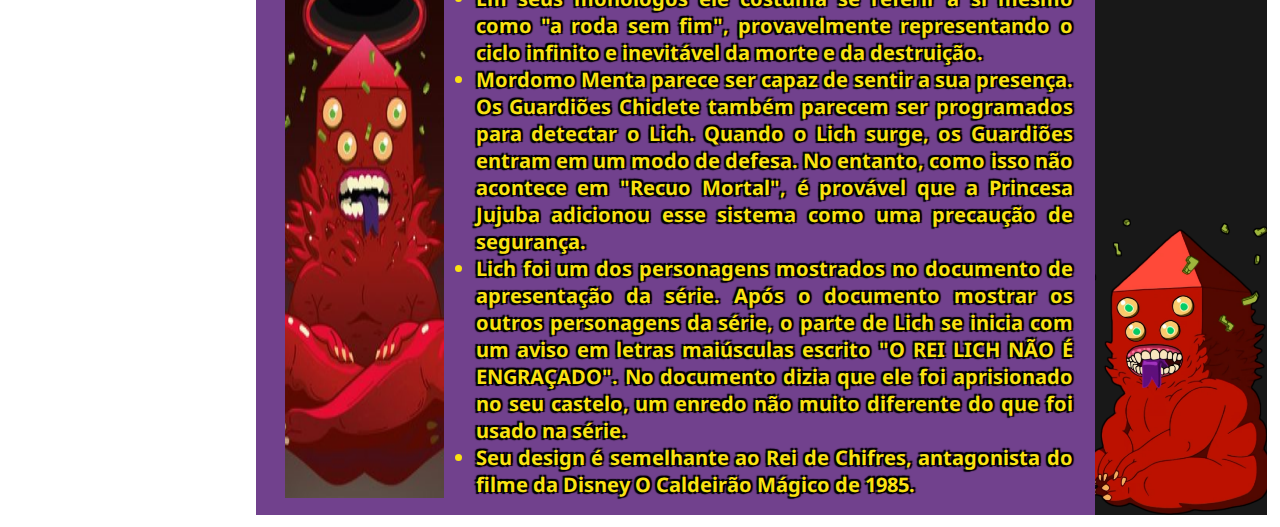
<file: Personagens/Sobre Os Personagens/cosmico/deus.html>
<!DOCTYPE html>
<html lang="pt-br">

<head>
    <meta charset="UTF-8">
    <meta name="viewport" content="width=device-width, initial-scale=1.0">
    <title>Cosmicos</title>
    <link rel="stylesheet" href="desu.css">
    <link rel="shortcut icon" href="image_41.png" type="image/x-icon">
</head>

<body>
    <!-- Tablet e Celular-->
    <div id="lugarDaPagina">
        <ul class="paginasMenores" id="idDaPag">
            <li class="listasPaginasMenoresTitulo" id="idPagPag" onclick="abrirEFecharPagina()">Página</li>
            <ul id="primeiraLista">
                <li class="listasPaginasMenores" id="idPagin"><a href="/Página Principal/index.html">Home</a></li>
                <li class="listasPaginasMenores" id="idPersonagens"><a
                        href="/Personagens/personagens.html">Personagens</a></li>
                <li class="listasPaginasMenores" id="idRPG"><a href="/RPG/rpg.html">RPG</a></li>
                <li class="listasPaginasMenores" id="idObjetos"><a href="/Objetos/objetos.html">Objetos</a></li>
                <li class="listasPaginasMenores" id="idEpisodios"><a href="/Episódios/episodios.html">Episódios</a></li>
            </ul>
        </ul>
        <ul class="paginasMenores">
            <li class="listasPaginasMenoresTitulo" id="idlinksOfi" onclick="abrirEFecharLinksOficiais()">Links Oficiais</li>
            <ul id="segundaLista2">
                <li class="listasPaginasMenores" id="idSiteOficial"><a href="https://www.cartoonnetwork.com.br/show/hora-de-aventura"
                        target="_blank">Site
                        oficial</a>
                </li>
                <li class="listasPaginasMenores" id="idMercadoriaOficial"><a href="https://www.cnshop.com.br/colecoes/hora-de-aventura"
                        target="_blank" rel="noopener noreferrer">Mercadoria oficial</a></li>
                <li class="listasPaginasMenores" id="idReddit"><a href="https://www.reddit.com/r/adventuretime/"
                        target="_blank">Reddit</a></li>
                <li class="listasPaginasMenores" id="idFrederatorStudios"><a href="https://frederator.com/" target="_blank">Frederator
                        Studios</a>
                </li>
            </ul>
        </ul>
        <ul class="paginasMenores" id="paginasOutrasLi">
            <li class="listasPaginasMenoresTitulo" id="idOutrasLi" onclick="abrirEFecharOutraslínguas()">Outras línguas</li>
            <ul id="terceiraLista">
            <li class="listasPaginasMenores" id="idEnglish">English</li>
            <li class="listasPaginasMenores" id="idPortugues">Português</li></ul>
        </ul>
        <img src="imagem_2024-01-30_152959085-removebg_1.png" id="espadaDeLado" alt="Espada Grama">
    </div>
    <!-- Tablet e Celular -->


    <!-- PC e Notebook -->
    <div class="barraEspada">

        <img src="imagem_2024-01-30_152959085-removebg_1.png" alt="Finn_Sword_vertical" id="goldensword">
        <div id="todaEssaMerda">
            <div id="logoEWiki">
                <img src="/src/img/logo hora de aventura - Copia.png" alt="logo hora de aventura"
                    class="logoHoraDeAventura" width="25%">
                <img src="/src/img/wiki.png" alt="wiki" id="wiki">
            </div>
            <div id="localDoTextoDaSelecao">
                <div class="localParteSelecao">

                </div>

                <div class="textoParteSelecao">
                    <ul>
                        <li class="tituloSelecao"><a href="/Página Principal/index.html">Página principal</a></li>
                        <hr>
                        <li><a href="/Personagens/personagens.html">Personagens</a></li>
                        <li><a href="/RPG/rpg.html">RPG</a></li>
                        <li><a href="/Objetos/objetos.html">Objetos</a></li>
                        <li><a href="/Episódios/episodios.html">Episódios</a></li>

                    </ul>
                    <ul>
                        <li class="tituloSelecao">Links Oficiais</li>
                        <hr>
                        <li><a href="https://www.cartoonnetwork.com.br/show/hora-de-aventura" target="_blank">Site
                                oficial</a>
                        </li>
                        <li><a href="https://www.cnshop.com.br/colecoes/hora-de-aventura" target="_blank"
                                rel="noopener noreferrer">Mercadoria oficial</a></li>
                        <li><a href="https://www.reddit.com/r/adventuretime/" target="_blank">Reddit</a></li>
                        <li><a href="https://frederator.com/" target="_blank">Frederator Studios</a></li>
                    </ul>
                    <ul>
                        <li class="tituloSelecao">Outras línguas</li>
                        <hr>
                        <li>English</li>
                        <li>Português</li>
                    </ul>

                </div>
            </div>
        </div>
    </div>

    <div class="parteWiki" onclick="fecharTudo()">
        <div class="oCimaEOTextos">
            <div class="parteCimaWiki">
                <img class="magu" src="image_50.png" alt="maguin">
                <img class="loguinha" src="logo_hora_de_aventura_48.png" alt="logohora">

                <h1 class="Lich">Gunter</h1>
            </div>
            <div id="divParaAgupar">
                <div class="dadosPsg">
                    <img class="lichVermei" src="image_42.png" alt="lichvermei">
                    <table class="tabelaDeDados">
                        <tr class="linhaCorVermeia">
                            <td class="bordeVermelho"> Nome: Gunter</td>
                        </tr>
                        <tr class="linhaBlack">
                            <td> Idade: +1000000000</td>
                        </tr>
                        <tr class="linhaCorVermeia">
                            <td class="bordeVermelho"> Sexo: Assexuado</td>
                        </tr>
                        <tr class="linhaBlack">
                            <td> Espécie: Pinguim/Divindade</td>
                        </tr>
                        <tr class="linhaCorVermeia">
                            <td class="bordeVermelho"> Ocupação: Mascote, Mago, Conquistador de planetas
                            </td>
                        </tr>
                        <tr class="linhaBlack">
                            <td> Parentes: Rei Gelado, Gatinho Rosa</td>
                        </tr>
                        <tr class="linhaCorVermeia">
                            <td class="bordeVermelho"> Origem: Desconhecido</td>
                        </tr>
                        <tr class="linhaBlack">
                            <td> Moradia: Reino Gelado</td>
                        </tr>
                        <tr class="linhaCorVermeia">
                            <td class="bordeVermelho"> Primeira Aparição: O Que é, Vida?</td>
                        </tr>
                        <tr class="linhaBlack">
                            <td> Ultima Aparição : Venha Comigo</td>
                        </tr>
                        <tr class="linhaCorVermeia">
                            <td class="bordeVermelho"> Dubladores: Tom Kenny (US), Jorge Vasconcelos (BR) </td>
                        </tr>
                    </table>
                </div>
            </div>
            <h2 class="tituloLich">História</h2>
            <hr>
            <p class="textoLich">Orgalorg é o nome dado ao ser mascote (entidade cósmica com forma de pinguim) mais
                próximo ao Rei Gelado, embora que, em "Esposa Princesa Monstro", é mostrado que vários pinguins têm
                variantes desse nome, mas o Rei Gelado pronuncia os nomes dos outros pinguins diferente (como já foi
                falado por Natasha Allegri e Andy Ristaino). O Rei Gelado possui um relacionamento mais próximo com
                Orgalorg, como seu servo pessoal. Enquanto os outros pinguins que trabalham e vivem com ele são de
                menos
                importância. Gunter gosta de quebrar objetos de vidros, comer meias, bagunçar o quarto do Rei
                Gelado,
                rabiscar as paredes do Castelo do Rei Gelado e derrubar garrafas. <br> <br>

                Originalmente, Gunter era um monstro que dominava planetas chamado Orgalorg, mas o Rei de Marte
                mandou
                Grob Gob Glob Grod o exilar num planeta que naquele momento era desabitado, chamado Terra. A
                gravidade
                do planeta o fez ficar nessa forma e esquecer tudo. <br> <br>

                Em “Venha Comigo”, Gunter usou as habilidades de concessão de desejos da coroa do Rei do Gelo para
                "tornar-se" Coisa Gelada, assumindo uma forma parecida com a de seu antigo mestre.

            </p>

            <h2 class="tituloLich">Poderes</h2>
            <hr>
            <h3 class="subTitulo">Magias</h3>
            <p class="textoLich" id="magiasT">No mínimo Multicontinental (Engoliu toda a superfície de um planeta
                distante), provavelmente Lunar (Causou dano leve a Hunson Abadeer com um tapa) | No mínimo Lunar,
                provavelmente Planeta grande (Ele foi chamado de "O Destruidor de Mundos" por muitos seres, e Hunson
                Abadeer afirmou que Orgalorg é o ser mais maligno da galáxia e que ele é seu igual. Deve ser
                superior a
                Charlie, que que foi capaz de crescer e ficar quase tão grande quanto a terra). Possivelmente muito
                maior (Deve ser capaz de ferir outros Monstros Primordiais, que existiram antes do Universo, do
                Tempo, e
                até da Não-Existência. Ele ia absorver o poder do Cometa Catalizador, que tinha poder suficiente
                para
                fazer com que Finn se tornasse um com o universo)
            </p>

            <h3 class="subTitulo" id="possuiu">Habilidades</h3>

            <p class="textoSub"> Características Físicas Sobre-Humanas, Maestria de Armas, Imortalidade (Tipo 1),
                Tamanho Pequeno (Tip 1), Inteligência Genial (É um gênio do mal), Magia, Levitação, Duplicação,
                Fusionismo, Mimetismo de Poderes, Criação, Metamorfose e Controle Corporal (Com o olho de desejos
                demôníacos), Manipulação do Fogo e Modo Fúria (Como guerreiro de fogo), Tolerância ao Frio | Todas
                Anteriores, Tamanho Largo (Tipo 0), Vôo, Auto-Sustento (Tipo 1; Pode respirar no espaço),
                Manipulação do
                Tamanho, Absorção, Manipulação do Medo e Manipulação de Sonhos (Transformou o sonho da Princesa
                Jujuba
                em um pesadelo), Manipulação Energética.</p>
            <div class="curiosidadesManeiras">
                <img src="image_43.png" class="finalzin" alt="">
                <div>
                    <h2 class="curioso">Curiosidades</h2>
                    <ul>
                        <li class="Genitalia">Em seus monólogos ele costuma se referir a si mesmo como "a roda sem
                            fim",
                            provavelmente
                            representando o ciclo infinito e inevitável da morte e da destruição.</li>
                        <li class="Genitalia">Mordomo Menta parece ser capaz de sentir a sua presença. Os Guardiões
                            Chiclete também
                            parecem ser programados para detectar o Lich. Quando o Lich surge, os Guardiões entram
                            em um
                            modo de defesa. No entanto, como isso não acontece em "Recuo Mortal", é provável que a
                            Princesa Jujuba adicionou esse sistema como uma precaução de segurança.</li>
                        <li class="Genitalia">Lich foi um dos personagens mostrados no documento de apresentação da
                            série. Após o
                            documento mostrar os outros personagens da série, o parte de Lich se inicia com um aviso
                            em
                            letras maiúsculas escrito "O REI LICH NÃO É ENGRAÇADO". No documento dizia que ele foi
                            aprisionado no seu castelo, um enredo não muito diferente do que foi usado na série.
                        </li>
                        <li class="Genitalia">Seu design é semelhante ao Rei de Chifres, antagonista do filme da
                            Disney
                            O Caldeirão Mágico
                            de 1985.</li>
                    </ul>
                </div>


            </div>
        </div>
        <div class="fundin">

        </div>
        <div class="wikiLado">
            <img class="lichNoFundo" src="image_49.png" alt="poder OHHOHOHO">
            <div class="locaisDosPersonagensLado">
                <h2 class="vilões">Outros Vilões</h2>
                <div class="divDosBoneco">
                    <img class="magiquinho" src="image_45.png" alt="porquin">
                    <p class="nomeDoMagico">Morte</p>
                </div>
                <div class="divDosBoneco">
                    <img class="magiquinho" src="image_46.png" alt="porquin">
                    <p class="nomeLimãograb">Prismo</p>
                </div>
                <div class="divDosBoneco">
                    <img class="magiquinho" src="image_47.png" alt="porquin">
                    <p class="nomePrincesaJujuba">Golb</p>
                </div>
                <div class="divDosBoneco">
                    <img class="magiquinho" src="image_48.png" alt="porquin">
                    <p class="nomeHunsonAbadeer">Coruja Cósmica</p>
                </div>

            </div>
            <img class="lichCapa" src="image_44.png" alt="medo">

        </div>
    </div>

    <script src="deus.js"></script>
</body>

</html>
</file>
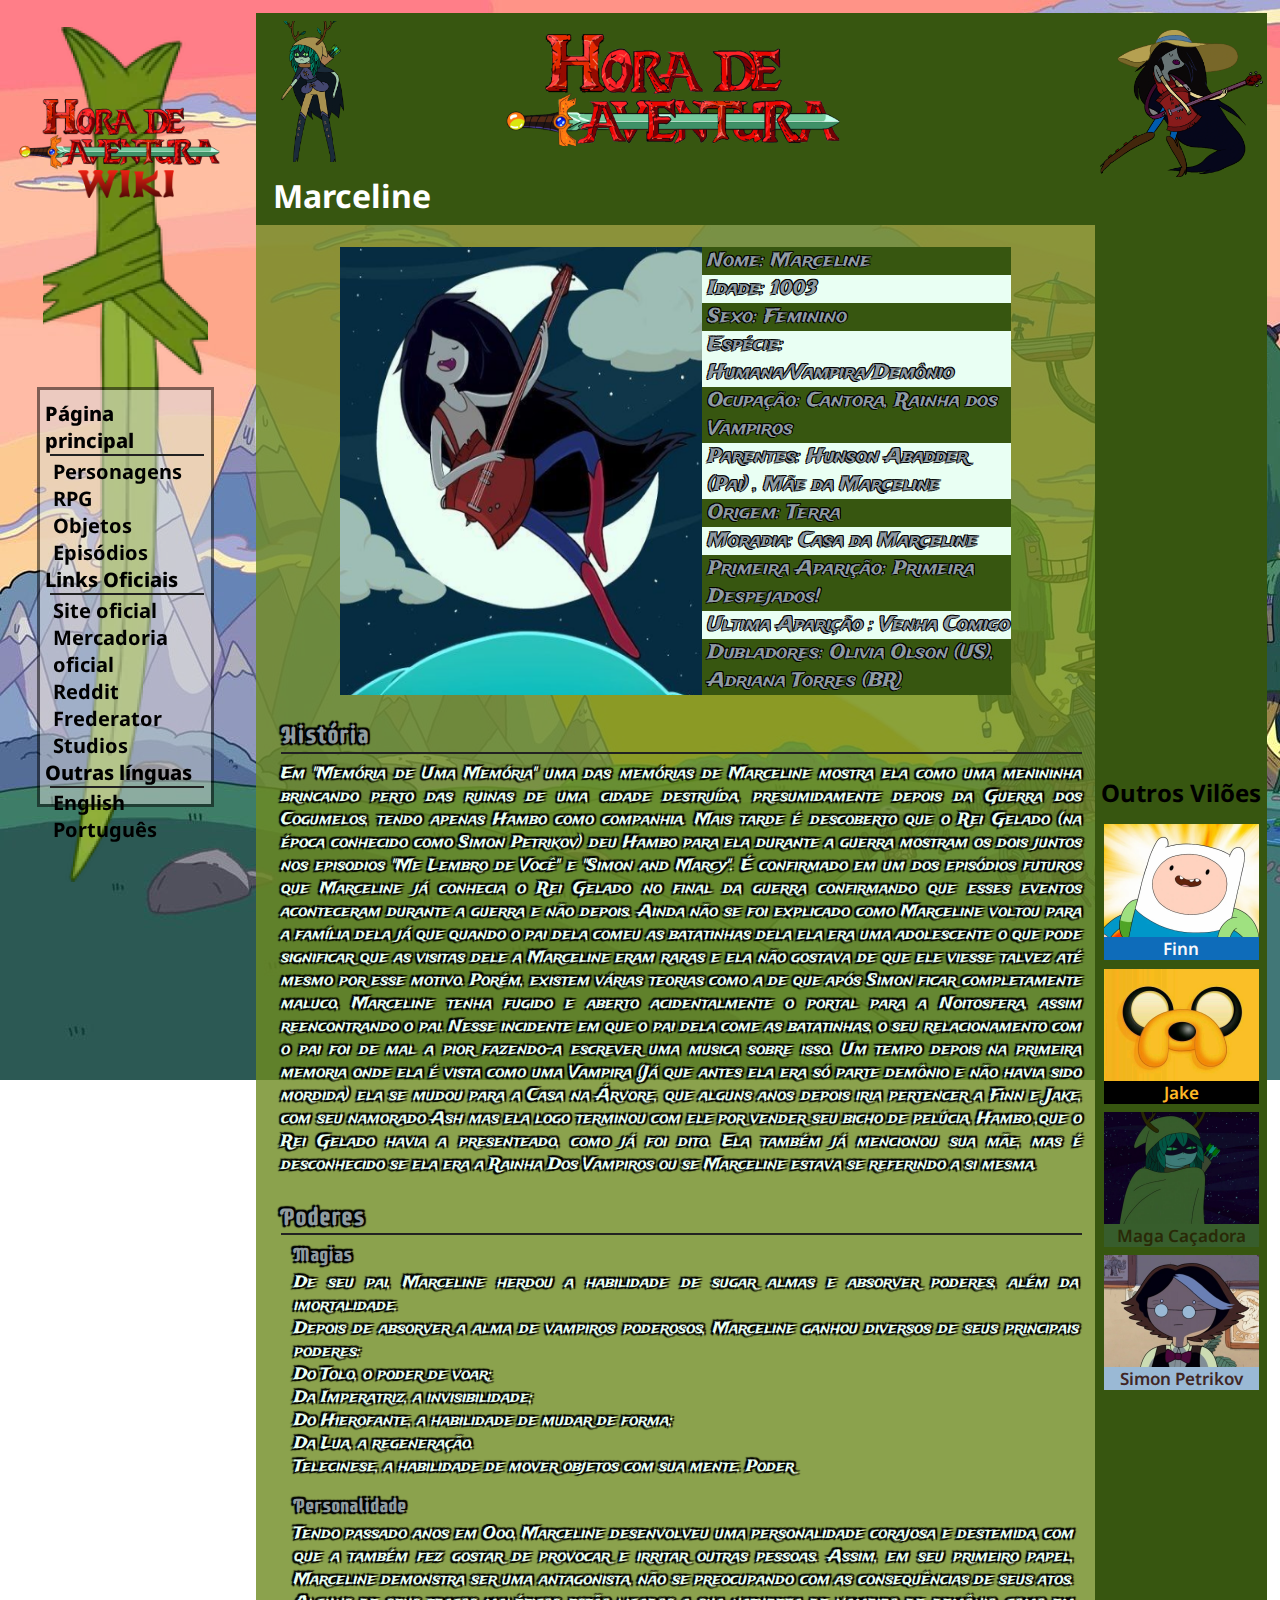
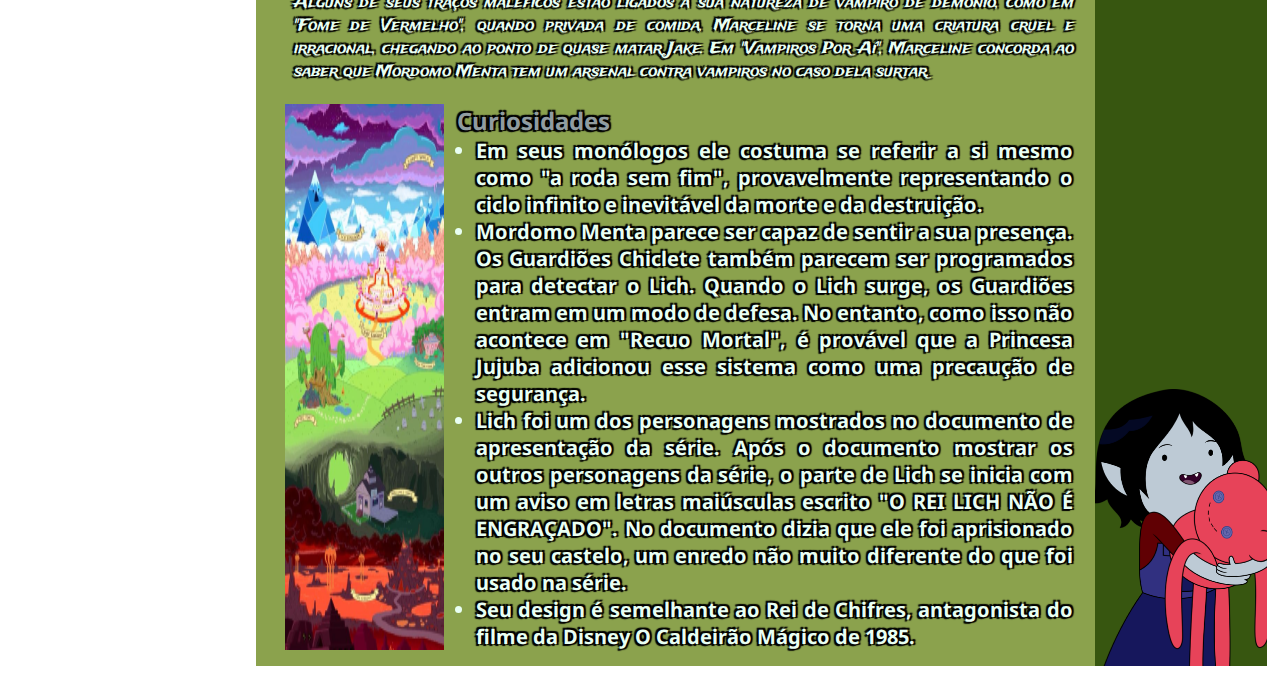
<file: Personagens/Sobre Os Personagens/normal/herois.html>
<!DOCTYPE html>
<html lang="pt-br">

<head>
    <meta charset="UTF-8">
    <meta name="viewport" content="width=device-width, initial-scale=1.0">
    <title>Herois</title>
    <link rel="stylesheet" href="heoi.css">
    <link rel="shortcut icon"
        href="finn-the-human-jake-el-perro-hora-de-aventura-adventure-time-wallpaper-preview_15.png"
        type="image/x-icon">
</head>

<body>
    <!-- Tablet e Celular-->
    <div id="lugarDaPagina">
        <ul class="paginasMenores" id="idDaPag">
            <li class="listasPaginasMenoresTitulo" id="idPagPag" onclick="abrirEFecharPagina()">Página</li>
            <ul id="primeiraLista">
                <li class="listasPaginasMenores" id="idPagin"><a href="/Página Principal/index.html">Home</a></li>
                <li class="listasPaginasMenores" id="idPersonagens"><a
                        href="/Personagens/personagens.html">Personagens</a></li>
                <li class="listasPaginasMenores" id="idRPG"><a href="/RPG/rpg.html">RPG</a></li>
                <li class="listasPaginasMenores" id="idObjetos"><a href="/Objetos/objetos.html">Objetos</a></li>
                <li class="listasPaginasMenores" id="idEpisodios"><a href="/Episódios/episodios.html">Episódios</a></li>
            </ul>
        </ul>
        <ul class="paginasMenores">
            <li class="listasPaginasMenoresTitulo" id="idlinksOfi" onclick="abrirEFecharLinksOficiais()">Links Oficiais</li>
            <ul id="segundaLista2">
                <li class="listasPaginasMenores" id="idSiteOficial"><a href="https://www.cartoonnetwork.com.br/show/hora-de-aventura"
                        target="_blank">Site
                        oficial</a>
                </li>
                <li class="listasPaginasMenores" id="idMercadoriaOficial"><a href="https://www.cnshop.com.br/colecoes/hora-de-aventura"
                        target="_blank" rel="noopener noreferrer">Mercadoria oficial</a></li>
                <li class="listasPaginasMenores" id="idReddit"><a href="https://www.reddit.com/r/adventuretime/"
                        target="_blank">Reddit</a></li>
                <li class="listasPaginasMenores" id="idFrederatorStudios"><a href="https://frederator.com/" target="_blank">Frederator
                        Studios</a>
                </li>
            </ul>
        </ul>
        <ul class="paginasMenores" id="paginasOutrasLi">
            <li class="listasPaginasMenoresTitulo" id="idOutrasLi" onclick="abrirEFecharOutraslínguas()">Outras línguas</li>
            <ul id="terceiraLista">
            <li class="listasPaginasMenores" id="idEnglish">English</li>
            <li class="listasPaginasMenores" id="idPortugues">Português</li></ul>
        </ul>
        <img src="/src/img/espadaDeGrama.png" id="espadaDeLado" alt="Espada Grama">
    </div>
    <!-- Tablet e Celular -->


    <!-- PC e Notebook -->
    <div class="barraEspada">

        <img src="/src/img/espadaDeGrama.png" alt="Finn_Sword_vertical" id="goldensword">
        <div id="todaEssaMerda">
            <div id="logoEWiki">
                <img src="/src/img/logo hora de aventura - Copia.png" alt="logo hora de aventura"
                    class="logoHoraDeAventura" width="25%">
                <img src="/src/img/wiki.png" alt="wiki" id="wiki">
            </div>
            <div id="localDoTextoDaSelecao">
                <div class="localParteSelecao">

                </div>

                <div class="textoParteSelecao">
                    <ul>
                        <li class="tituloSelecao"><a href="/Página Principal/index.html">Página principal</a></li>
                        <hr>
                        <li><a href="/Personagens/personagens.html">Personagens</a></li>
                        <li><a href="/RPG/rpg.html">RPG</a></li>
                        <li><a href="/Objetos/objetos.html">Objetos</a></li>
                        <li><a href="/Episódios/episodios.html">Episódios</a></li>

                    </ul>
                    <ul>
                        <li class="tituloSelecao">Links Oficiais</li>
                        <hr>
                        <li><a href="https://www.cartoonnetwork.com.br/show/hora-de-aventura" target="_blank">Site
                                oficial</a>
                        </li>
                        <li><a href="https://www.cnshop.com.br/colecoes/hora-de-aventura" target="_blank"
                                rel="noopener noreferrer">Mercadoria oficial</a></li>
                        <li><a href="https://www.reddit.com/r/adventuretime/" target="_blank">Reddit</a></li>
                        <li><a href="https://frederator.com/" target="_blank">Frederator Studios</a></li>
                    </ul>
                    <ul>
                        <li class="tituloSelecao">Outras línguas</li>
                        <hr>
                        <li>English</li>
                        <li>Português</li>
                    </ul>

                </div>
            </div>
        </div>
    </div>

    <div class="parteWiki" onclick="fecharTudo()">
        <div class="oCimaEOTextos">
            <div class="parteCimaWiki">
                <img class="magu" src="acha-que-sabe-tudo-sobre-princesa-jujuba-de-hora-de-aventura_f_17.png"
                    alt="maguin">
                <img class="loguinha" src="logo_hora_de_aventura_48.png" alt="logohora">

                <h1 class="Lich">Marceline</h1>
            </div>
            <div id="divParaAgupar">
                <div class="dadosPsg">
                    <img class="lichVermei" src="image_73.png" alt="lichvermei">
                    <table class="tabelaDeDados">
                        <tr class="linhaCorVermeia">
                            <td class="bordeVermelho"> Nome: Marceline</td>
                        </tr>
                        <tr class="linhaBlack">
                            <td> Idade: 1003</td>
                        </tr>
                        <tr class="linhaCorVermeia">
                            <td class="bordeVermelho"> Sexo: Feminino</td>
                        </tr>
                        <tr class="linhaBlack">
                            <td> Espécie: Humana/Vampira/Demônio</td>
                        </tr>
                        <tr class="linhaCorVermeia">
                            <td class="bordeVermelho"> Ocupação: Cantora, Rainha dos Vampiros
                            </td>
                        </tr>
                        <tr class="linhaBlack">
                            <td> Parentes: Hunson Abadder (Pai) , Mãe da Marceline</td>
                        </tr>
                        <tr class="linhaCorVermeia">
                            <td class="bordeVermelho"> Origem: Terra</td>
                        </tr>
                        <tr class="linhaBlack">
                            <td> Moradia: Casa da Marceline</td>
                        </tr>
                        <tr class="linhaCorVermeia">
                            <td class="bordeVermelho"> Primeira Aparição: Primeira Despejados!</td>
                        </tr>
                        <tr class="linhaBlack">
                            <td> Ultima Aparição : Venha Comigo</td>
                        </tr>
                        <tr class="linhaCorVermeia">
                            <td class="bordeVermelho"> Dubladores: Olivia Olson (US), Adriana Torres (BR) </td>
                        </tr>
                    </table>
                </div>
            </div>
            <h2 class="tituloLich">História</h2>
            <hr>
            <p class="textoLich">Em "Memória de Uma Memória" uma das memórias de Marceline mostra ela como uma
                menininha
                brincando perto das ruinas de uma cidade destruída, presumidamente depois da Guerra dos Cogumelos,
                tendo
                apenas Hambo como companhia. Mais tarde é descoberto que o Rei Gelado (na época conhecido como Simon
                Petrikov) deu Hambo para ela durante a guerra mostram os dois juntos nos episodios "Me Lembro de
                Você" e
                "Simon and Marcy". É confirmado em um dos episódios futuros que Marceline já conhecia o Rei Gelado
                no
                final da guerra confirmando que esses eventos aconteceram durante a guerra e não depois. Ainda não
                se
                foi explicado como Marceline voltou para a família dela já que quando o pai dela comeu as batatinhas
                dela ela era uma adolescente o que pode significar que as visitas dele a Marceline eram raras e ela
                não
                gostava de que ele viesse talvez até mesmo por esse motivo. Porém, existem várias teorias como a de
                que
                após Simon ficar completamente maluco, Marceline tenha fugido e aberto acidentalmente o portal para
                a
                Noitosfera, assim reencontrando o pai.
                Nesse incidente em que o pai dela come as batatinhas, o seu relacionamento com o pai foi de mal a
                pior
                fazendo-a escrever uma musica sobre isso. Um tempo depois na primeira memoria onde ela é vista como
                uma
                Vampira (Já que antes ela era só parte demônio e não havia sido mordida) ela se mudou para a Casa na
                Árvore, que alguns anos depois iria pertencer a Finn e Jake, com seu namorado Ash mas ela logo
                terminou
                com ele por vender seu bicho de pelúcia, Hambo ,que o Rei Gelado havia a presenteado, como já foi
                dito.
                Ela também já mencionou sua mãe, mas é desconhecido se ela era a Rainha Dos Vampiros ou se Marceline
                estava se referindo a si mesma.</p>

            <h2 class="tituloLich">Poderes</h2>
            <hr>
            <h3 class="subTitulo">Magias</h3>
            <p class="textoLich" id="magiasT">De seu pai, Marceline herdou a habilidade de sugar almas e absorver
                poderes, além da imortalidade. <br>
                Depois de absorver a alma de vampiros poderosos, Marceline ganhou diversos de seus principais
                poderes:
                <br>
                Do Tolo, o poder de voar; <br>
                Da Imperatriz, a invisibilidade; <br>
                Do Hierofante, a habilidade de mudar de forma; <br>
                Da Lua, a regeneração. <br>
                Telecinese, a habilidade de mover objetos com sua mente. Poder
            </p>

            <h3 class="subTitulo" id="possuiu">Personalidade</h3>

            <p class="textoSub">Tendo passado anos em Ooo, Marceline desenvolveu uma personalidade corajosa e
                destemida,
                com que a também fez gostar de provocar e irritar outras pessoas. Assim, em seu primeiro papel,
                Marceline demonstra ser uma antagonista, não se preocupando com as consequências de seus atos.
                Alguns de
                seus traços maléficos estão ligados a sua natureza de vampiro de demônio, como em "Fome de
                Vermelho",
                quando privada de comida, Marceline se torna uma criatura cruel e irracional, chegando ao ponto de
                quase
                matar Jake. Em "Vampiros Por Aí", Marceline concorda ao saber que Mordomo Menta tem um arsenal
                contra
                vampiros no caso dela surtar.</p>
            <div class="curiosidadesManeiras">
                <img src="image_65.png" class="finalzin" alt="">
                <div>
                    <h2 class="curioso">Curiosidades</h2>
                    <ul>
                        <li class="Genitalia">Em seus monólogos ele costuma se referir a si mesmo como "a roda sem
                            fim",
                            provavelmente
                            representando o ciclo infinito e inevitável da morte e da destruição.</li>
                        <li class="Genitalia">Mordomo Menta parece ser capaz de sentir a sua presença. Os Guardiões
                            Chiclete também
                            parecem ser programados para detectar o Lich. Quando o Lich surge, os Guardiões entram
                            em um
                            modo de defesa. No entanto, como isso não acontece em "Recuo Mortal", é provável que a
                            Princesa Jujuba adicionou esse sistema como uma precaução de segurança.</li>
                        <li class="Genitalia">Lich foi um dos personagens mostrados no documento de apresentação da
                            série. Após o
                            documento mostrar os outros personagens da série, o parte de Lich se inicia com um aviso
                            em
                            letras maiúsculas escrito "O REI LICH NÃO É ENGRAÇADO". No documento dizia que ele foi
                            aprisionado no seu castelo, um enredo não muito diferente do que foi usado na série.
                        </li>
                        <li class="Genitalia">Seu design é semelhante ao Rei de Chifres, antagonista do filme da
                            Disney
                            O Caldeirão Mágico
                            de 1985.</li>
                    </ul>
                </div>
            </div>


        </div>
        <div class="fundin">

        </div>
        <div class="wikiLado">
            <img class="lichNoFundo" src="image_71.png" alt="poder OHHOHOHO">
            <div class="locaisDosPersonagensLado">
                <h2 class="vilões">Outros Vilões</h2>
                <div class="divDosBoneco">
                    <img class="magiquinho" src="Happyfinn_19.png" alt="porquin">
                    <p class="nomeDoMagico">Finn</p>
                </div>
                <div class="divDosBoneco">
                    <img class="magiquinho" src="45310f9a1d63cf3468152747f3073acf_19.png" alt="porquin">
                    <p class="nomeLimãograb">Jake</p>
                </div>
                <div class="divDosBoneco">
                    <img class="magiquinho" src="image_79.png" alt="porquin">
                    <p class="nomePrincesaJujuba">Maga Caçadora</p>
                </div>
                <div class="divDosBoneco">
                    <img class="magiquinho" src="image_70.png" alt="porquin">
                    <p class="nomeHunsonAbadeer">Simon Petrikov</p>
                </div>

            </div>
            <img class="lichCapa" src="image_78.png" alt="medo">

        </div>
    </div>

    <script src="herois.js"></script>
</body>

</html>
</file>
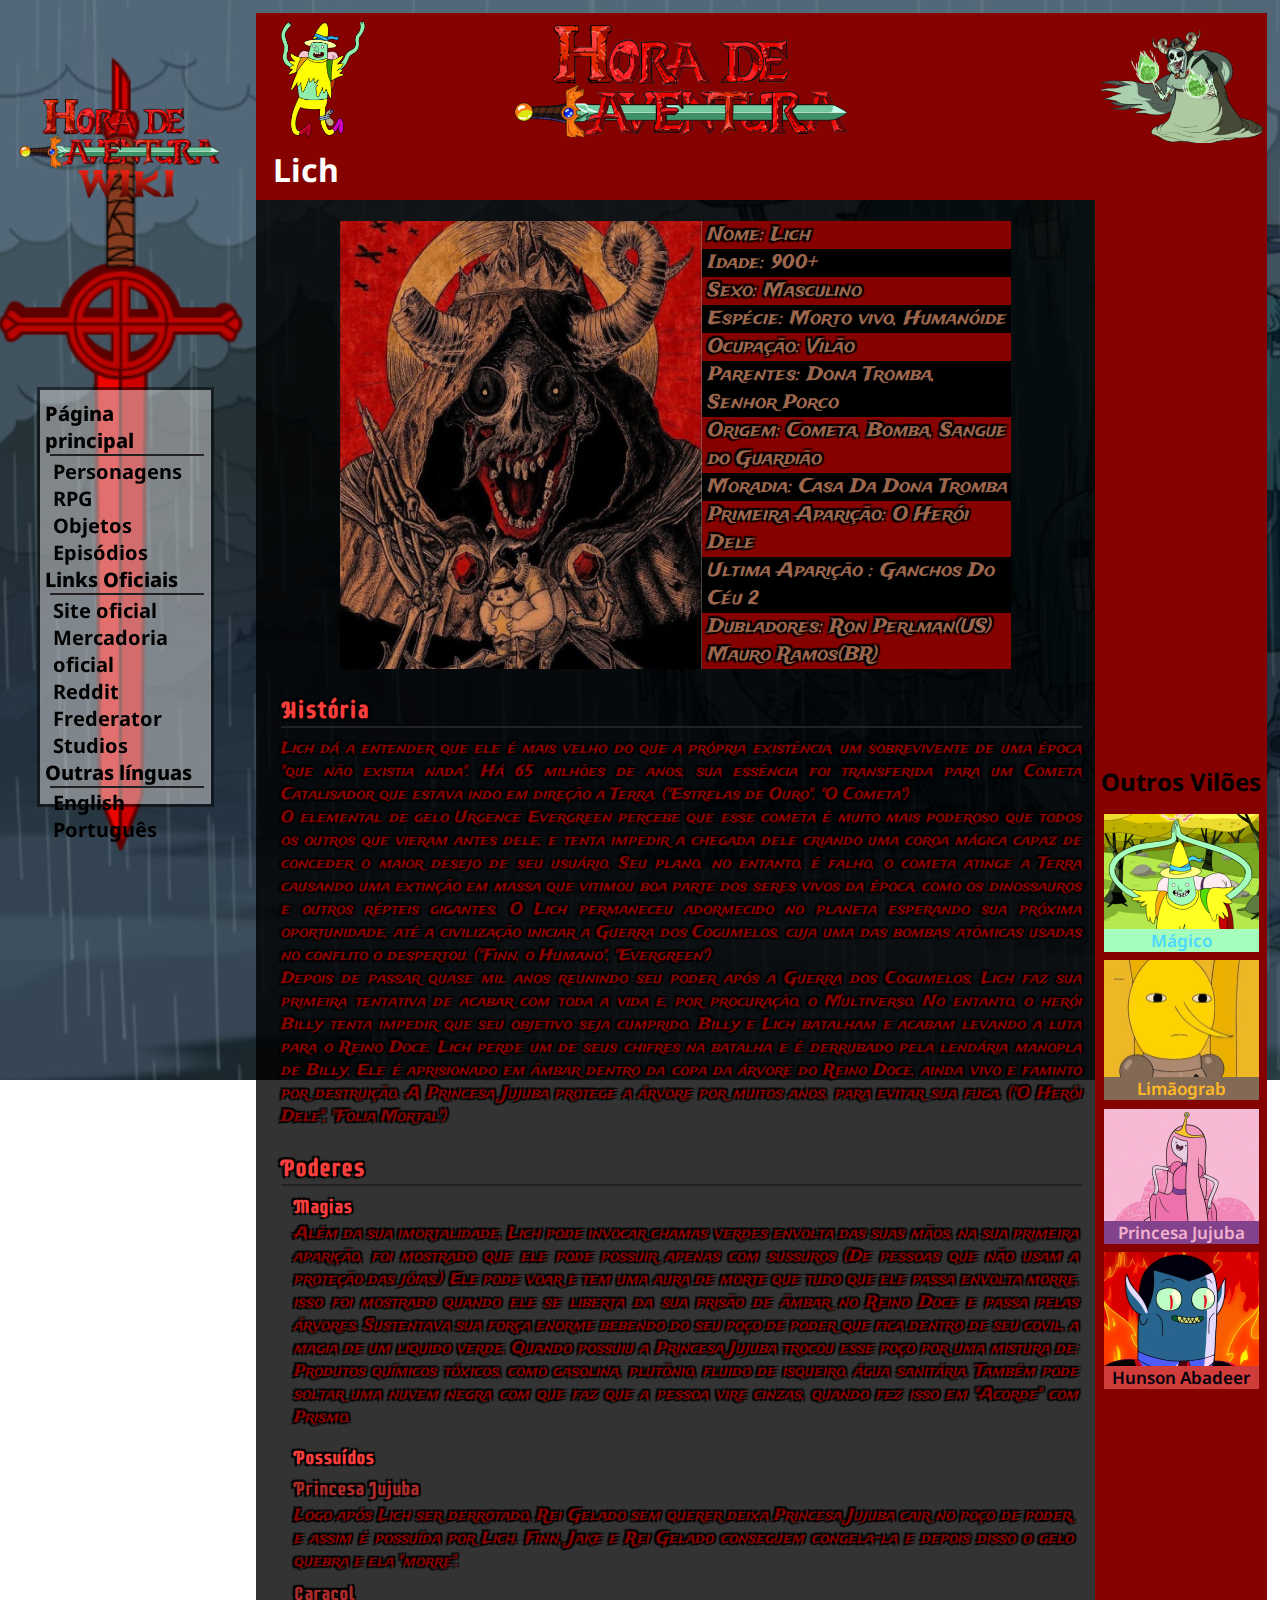
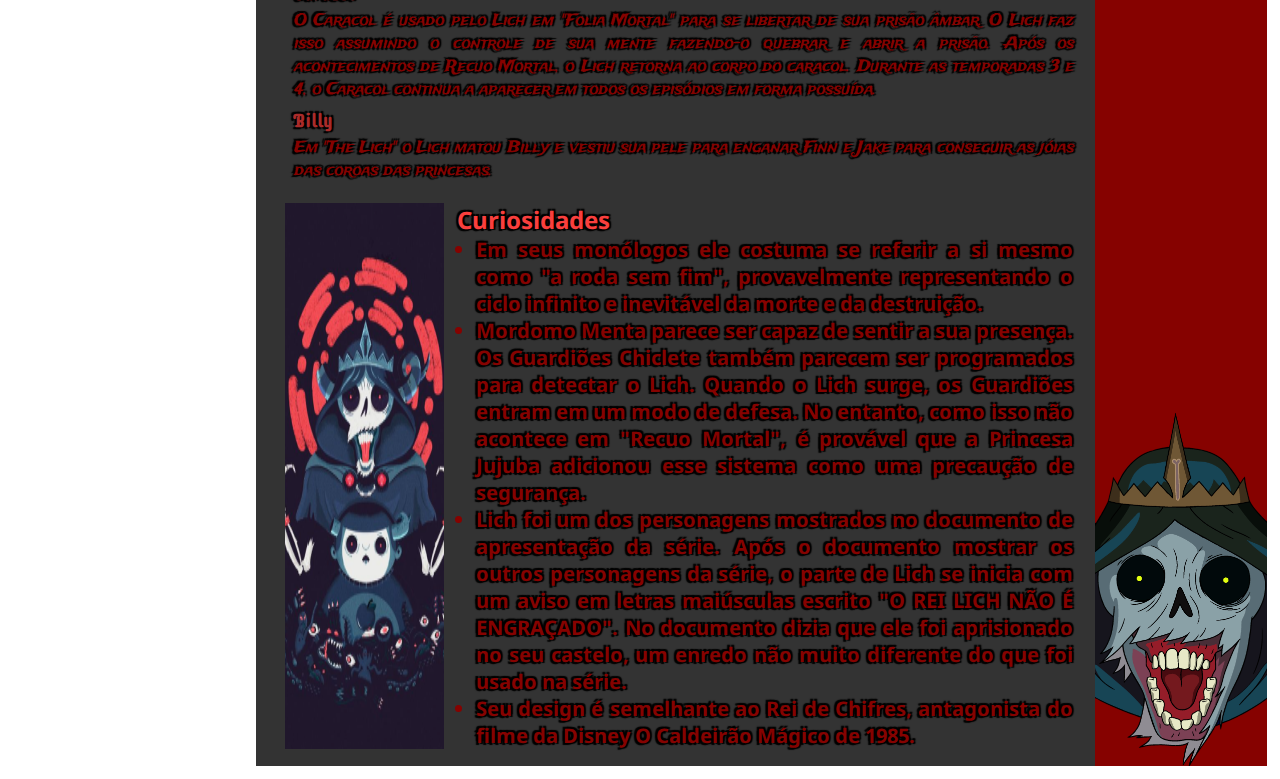
<file: Personagens/Sobre Os Personagens/vilão/de.html>
<!DOCTYPE html>
<html lang="pt-br">

<head>
    <meta charset="UTF-8">
    <meta name="viewport" content="width=device-width, initial-scale=1.0">
    <title>Vilão</title>
    <link rel="stylesheet" href="aventura.css">
    <link rel="shortcut icon" href="finns_house_4.png" type="image/x-icon">
</head>

<body>
    <!-- Tablet e Celular-->
    <div id="lugarDaPagina">
        <ul class="paginasMenores" id="idDaPag">
            <li class="listasPaginasMenoresTitulo" id="idPagPag" onclick="abrirEFecharPagina()">Página</li>
            <ul id="primeiraLista">
                <li class="listasPaginasMenores" id="idPagin"><a href="/Página Principal/index.html">Home</a></li>
                <li class="listasPaginasMenores" id="idPersonagens"><a
                        href="/Personagens/personagens.html">Personagens</a></li>
                <li class="listasPaginasMenores" id="idRPG"><a href="/RPG/rpg.html">RPG</a></li>
                <li class="listasPaginasMenores" id="idObjetos"><a href="/Objetos/objetos.html">Objetos</a></li>
                <li class="listasPaginasMenores" id="idEpisodios"><a href="/Episódios/episodios.html">Episódios</a></li>
            </ul>
        </ul>
        <ul class="paginasMenores">
            <li class="listasPaginasMenoresTitulo" id="idlinksOfi" onclick="abrirEFecharLinksOficiais()">Links Oficiais</li>
            <ul id="segundaLista2">
                <li class="listasPaginasMenores" id="idSiteOficial"><a href="https://www.cartoonnetwork.com.br/show/hora-de-aventura"
                        target="_blank">Site
                        oficial</a>
                </li>
                <li class="listasPaginasMenores" id="idMercadoriaOficial"><a href="https://www.cnshop.com.br/colecoes/hora-de-aventura"
                        target="_blank" rel="noopener noreferrer">Mercadoria oficial</a></li>
                <li class="listasPaginasMenores" id="idReddit"><a href="https://www.reddit.com/r/adventuretime/"
                        target="_blank">Reddit</a></li>
                <li class="listasPaginasMenores" id="idFrederatorStudios"><a href="https://frederator.com/" target="_blank">Frederator
                        Studios</a>
                </li>
            </ul>
        </ul>
        <ul class="paginasMenores" id="paginasOutrasLi">
            <li class="listasPaginasMenoresTitulo" id="idOutrasLi" onclick="abrirEFecharOutraslínguas()">Outras línguas</li>
            <ul id="terceiraLista">
            <li class="listasPaginasMenores" id="idEnglish">English</li>
            <li class="listasPaginasMenores" id="idPortugues">Português</li></ul>
        </ul>
        <img src="Demon_Sword2.webp" id="espadaDeLado" alt="Espada Demon">
    </div>
    <!-- Tablet e Celular -->


    <!-- PC e Notebook -->
    <div class="barraEspada">

        <img src="/src/img/Demon_Sword2.webp" alt="Finn_Sword_vertical" id="goldensword">
        <div id="todaEssaMerda">
            <div id="logoEWiki">
                <img src="/src/img/logo hora de aventura - Copia.png" alt="logo hora de aventura"
                    class="logoHoraDeAventura" width="25%">
                <img src="/src/img/wiki.png" alt="wiki" id="wiki">
            </div>
            <div id="localDoTextoDaSelecao">
                <div class="localParteSelecao">

                </div>

                <div class="textoParteSelecao">
                    <ul>
                        <li class="tituloSelecao"><a href="/Página Principal/index.html">Página principal</a></li>
                        <hr>
                        <li><a href="/Personagens/personagens.html">Personagens</a></li>
                        <li><a href="/RPG/rpg.html">RPG</a></li>
                        <li><a href="/Objetos/objetos.html">Objetos</a></li>
                        <li><a href="/Episódios/episodios.html">Episódios</a></li>

                    </ul>
                    <ul>
                        <li class="tituloSelecao">Links Oficiais</li>
                        <hr>
                        <li><a href="https://www.cartoonnetwork.com.br/show/hora-de-aventura" target="_blank">Site
                                oficial</a>
                        </li>
                        <li><a href="https://www.cnshop.com.br/colecoes/hora-de-aventura" target="_blank"
                                rel="noopener noreferrer">Mercadoria oficial</a></li>
                        <li><a href="https://www.reddit.com/r/adventuretime/" target="_blank">Reddit</a></li>
                        <li><a href="https://frederator.com/" target="_blank">Frederator Studios</a></li>
                    </ul>
                    <ul>
                        <li class="tituloSelecao">Outras línguas</li>
                        <hr>
                        <li>English</li>
                        <li>Português</li>
                    </ul>

                </div>
            </div>
        </div>
    </div>

    <div class="parteWiki" onclick="fecharTudo()">
        <div class="oCimaEOTextos">
            <div class="parteCimaWiki">
                <img class="magu" src="mago sem fundo.png" alt="maguin">
                <img class="loguinha" src="logo_hora_de_aventura_48.png" alt="logohora">

                <h1 class="Lich">Lich</h1>


            </div>
            <div id="divParaAgupar">
                <div class="dadosPsg">
                    <img class="lichVermei" src="lich vermei.png" alt="lichvermei">
                    <table class="tabelaDeDados">
                        <tr class="linhaCorVermeia">
                            <td class="bordeVermelho"> Nome: Lich</td>
                        </tr>
                        <tr class="linhaBlack">
                            <td> Idade: 900+</td>
                        </tr>
                        <tr class="linhaCorVermeia">
                            <td class="bordeVermelho"> Sexo: Masculino</td>
                        </tr>
                        <tr class="linhaBlack">
                            <td> Espécie: Morto vivo, Humanóide</td>
                        </tr>
                        <tr class="linhaCorVermeia">
                            <td class="bordeVermelho"> Ocupação: Vilão
                            </td>
                        </tr>
                        <tr class="linhaBlack">
                            <td> Parentes: Dona Tromba, Senhor Porco</td>
                        </tr>
                        <tr class="linhaCorVermeia">
                            <td class="bordeVermelho"> Origem: Cometa, Bomba, Sangue do Guardião</td>
                        </tr>
                        <tr class="linhaBlack">
                            <td> Moradia: Casa Da Dona Tromba</td>
                        </tr>
                        <tr class="linhaCorVermeia">
                            <td class="bordeVermelho"> Primeira Aparição: O Herói Dele</td>
                        </tr>
                        <tr class="linhaBlack">
                            <td> Ultima Aparição : Ganchos Do Céu 2</td>
                        </tr>
                        <tr class="linhaCorVermeia">
                            <td class="bordeVermelho"> Dubladores: Ron Perlman(US) Mauro Ramos(BR)</td>
                        </tr>
                    </table>
                </div>
            </div>
            <h2 class="tituloLich">História</h2>
            <hr>
            <p class="textoLich">Lich dá a entender que ele é mais velho do que a própria existência, um
                sobrevivente de
                uma época "que
                não existia nada". Há 65 milhões de anos, sua essência foi transferida para um Cometa Catalisador
                que
                estava indo em direção a Terra. ("Estrelas de Ouro", "O Cometa") <br>
                O elemental de gelo Urgence Evergreen percebe que esse cometa é muito mais poderoso que todos os
                outros
                que vieram antes dele, e tenta impedir a chegada dele criando uma coroa mágica capaz de conceder o
                maior
                desejo de seu usuário. Seu plano, no entanto, é falho, o cometa atinge a Terra causando uma extinção
                em
                massa que vitimou boa parte dos seres vivos da época, como os dinossauros e outros répteis gigantes.
                O
                Lich permaneceu adormecido no planeta esperando sua próxima oportunidade, até a civilização iniciar
                a
                Guerra dos Cogumelos, cuja uma das bombas atômicas usadas no conflito o despertou. ("Finn, o
                Humano",
                "Evergreen") <br>
                Depois de passar quase mil anos reunindo seu poder após a Guerra dos Cogumelos, Lich faz sua
                primeira
                tentativa de acabar com toda a vida e, por procuração, o Multiverso. No entanto, o herói Billy tenta
                impedir que seu objetivo seja cumprido. Billy e Lich batalham e acabam levando a luta para o Reino
                Doce.
                Lich perde um de seus chifres na batalha e é derrubado pela lendária manopla de Billy. Ele é
                aprisionado
                em âmbar dentro da copa da árvore do Reino Doce, ainda vivo e faminto por destruição. A Princesa
                Jujuba
                protege a árvore por muitos anos, para evitar sua fuga. ("O Herói Dele", "Folia Mortal")</p>

            <h2 class="tituloLich">Poderes</h2>
            <hr>
            <h3 class="subTitulo">Magias</h3>
            <p class="textoLich" id="magiasT">Além da sua imortalidade, Lich pode invocar chamas verdes envolta das
                suas
                mãos, na
                sua primeira aparição, foi mostrado que ele pode possuir apenas com sussuros (De pessoas que não
                usam a
                proteção das jóias.) Ele pode voar e tem uma aura de morte que tudo que ele passa envolta morre,
                isso
                foi mostrado quando ele se liberta da sua prisão de âmbar no Reino Doce e passa pelas árvores.
                Sustentava sua força enorme bebendo do seu poço de poder que fica dentro de seu covil, a magia de um
                liquido verde. Quando possuiu a Princesa Jujuba trocou esse poço por uma mistura de: Produtos
                químicos
                tóxicos, como gasolina, plutônio, fluido de isqueiro, água sanitária. Também pode soltar uma nuvem
                negra
                com que faz que a pessoa vire cinzas, quando fez isso em "Acorde" com Prismo.</p>

            <h3 class="subTitulo" id="possuiu">Possuídos</h3>

            <h3 class="subSubTitulo">Princesa Jujuba</h3>
            <p class="textoSub">Logo após Lich ser derrotado, Rei Gelado sem querer deixa Princesa Jujuba cair no
                poço
                de poder, e assim é possuída por Lich. Finn, Jake e Rei Gelado conseguem congela-la e depois disso o
                gelo quebra e ela "morre".</p>

            <h3 class="subSubTitulo">Caracol</h3>
            <p class="textoSub">O Caracol é usado pelo Lich em "Folia Mortal" para se libertar de sua prisão âmbar.
                O
                Lich faz isso assumindo o controle de sua mente fazendo-o quebrar e abrir a prisão. Após os
                acontecimentos de Recuo Mortal, o Lich retorna ao corpo do caracol. Durante as temporadas 3 e 4, o
                Caracol continua a aparecer em todos os episódios em forma possuída.</p>

            <h3 class="subSubTitulo">Billy</h3>
            <p class="textoSub">Em "The Lich" o Lich matou Billy e vestiu sua pele para enganar Finn e Jake para
                conseguir as jóias das coroas das princesas.</p>

            <div class="curiosidadesManeiras">
                <img src="imagem final lich.png" class="finalzin" alt="">
                <div>
                    <h2 class="curioso">Curiosidades</h2>
                    <ul>
                        <li class="Genitalia">Em seus monólogos ele costuma se referir a si mesmo como "a roda sem
                            fim", provavelmente
                            representando o ciclo infinito e inevitável da morte e da destruição.</li>
                        <li class="Genitalia">Mordomo Menta parece ser capaz de sentir a sua presença. Os Guardiões
                            Chiclete também
                            parecem ser programados para detectar o Lich. Quando o Lich surge, os Guardiões entram
                            em um
                            modo de defesa. No entanto, como isso não acontece em "Recuo Mortal", é provável que a
                            Princesa Jujuba adicionou esse sistema como uma precaução de segurança.</li>
                        <li class="Genitalia">Lich foi um dos personagens mostrados no documento de apresentação da
                            série. Após o
                            documento mostrar os outros personagens da série, o parte de Lich se inicia com um aviso
                            em
                            letras maiúsculas escrito "O REI LICH NÃO É ENGRAÇADO". No documento dizia que ele foi
                            aprisionado no seu castelo, um enredo não muito diferente do que foi usado na série.
                        </li>
                        <li class="Genitalia">Seu design é semelhante ao Rei de Chifres, antagonista do filme da
                            Disney O Caldeirão Mágico
                            de 1985.</li>
                    </ul>
                </div>
            </div>
        </div>
        <div class="fundin">

        </div>
        <div class="wikiLado">
            <img class="lichNoFundo" src="lich sem fundo.png" alt="poder OHHOHOHO">
            <div class="locaisDosPersonagensLado">
                <h2 class="vilões">Outros Vilões</h2>
                <div class="divDosBoneco">
                    <img class="magiquinho" src="magico.png" alt="porquin">
                    <p class="nomeDoMagico">Mágico</p>
                </div>
                <div class="divDosBoneco">
                    <img class="magiquinho" src="lemon.png" alt="porquin">
                    <p class="nomeLimãograb">Limãograb</p>
                </div>
                <div class="divDosBoneco">
                    <img class="magiquinho" src="acha-que-sabe-tudo-sobre-princesa-jujuba-de-hora-de-aventura_f_17.png"
                        alt="porquin">
                    <p class="nomePrincesaJujuba">Princesa Jujuba</p>
                </div>
                <div class="divDosBoneco">
                    <img class="magiquinho" src="Hunson.png" alt="porquin">
                    <p class="nomeHunsonAbadeer">Hunson Abadeer</p>
                </div>

            </div>
            <img class="lichCapa" src="imLich capa sem fundo.png" alt="medo">

        </div>
    </div>
    <script src="vilao.js"></script>
</body>

</html>
</file>
<file: Página Principal/style.css>
@import url('https://fonts.googleapis.com/css2?family=Noto+Sans:wght@400;500;600;700;800;900&display=swap');

* {
    margin: 0;
    padding: 0;
    font-family: 'Noto Sans', sans-serif;
    
    cursor: url(/src/img/GoldenswordLogo471.png), default;
    
}

body {
    background: url(/src/img/finn-the-human-jake-el-perro-hora-de-aventura-adventure-time-wallpaper-preview.jpg) fixed no-repeat;
    position: absolute;
    background-size: cover;
    
}
#lugarDaPagina{
    display: none;
}

.barraEspada {

    position: fixed;
    height: 100%;
    display: flex;
    flex-direction: column;
    align-items: center;

    width: 19.65%;
}

#goldensword {
    position: absolute;
    height: 95%;
    top: 3%;
    z-index: -1;
}

#todaEssaMerda {
    display: flex;
    flex-direction: column;
    width: 100%;
    height: 100%;
    align-items: center;
    justify-content: space-around;
}

#logoEWiki {
    display: flex;
    flex-direction: column;
    align-items: center;

}

.logoHoraDeAventura {

    width: 100%;

}

#wiki {

    width: 38%;

}

#localDoTextoDaSelecao {
    width: 68%;
    height: 46%;
    display: flex;
    flex-direction: column;
    align-items: center;

    justify-content: center;
}

.localParteSelecao {
    opacity: 0.5;
    height: inherit;
    width: inherit;
    background: #D9D9D9;
    border: solid 3px black;
    position: absolute;
    z-index: -1;
}

.textoParteSelecao {
    width: 94%;
    display: flex;
    flex-direction: column;
    justify-content: space-between;
    height: 95%;
}

a {
    text-decoration: none;
    color: #010101;
    cursor: url(/src/img/espada\ sem\ logoc.png), pointer;
}

hr {
    color: black;
    background-color: black;
    height: 0.4%;
    border: none;
    margin-bottom: 1%;
}

li {
    margin-left: 5%;
    list-style-type: none;
    font-size: 20px;
    color: black;
    font-family: 'Noto Sans', sans-serif;
    font-weight: 700;
}

a:hover {
    color: white;
}

.tituloSelecao {
    color: black;
    margin-left: 0;
    font-weight: 800;
}
.linkParaAsPaginas {
    color: #65C77B;
}


#nomePaginaPrin{
    color: white;

    cursor: url(/src/img/GoldenswordLogo471.png), default;
}

.linguasDif{
    color: white;
    cursor: url(/src/img/GoldenswordLogo471.png), default;
}



textarea:focus, input:focus, select:focus {
    box-shadow: 0 0 0 0;
    border: 0 none;
    outline: 0;
} 

.principalWiki {
    display: block flex;
    margin: 2% 0% 2% 19%;
    width: 80%;
}

.parteWiki {
    width: 100%;
    display: flex;
}

#osDaEsquerda{
    width: 85%;
}

.partePrincipalWiki {

    background-color: #ffffff;
    width: 80%;
    position: absolute;
    height: -webkit-fill-available;
    margin-bottom: 2%;
    z-index: -1;
    opacity: 0.9;
}

.partePrincipalWikiCima {
    opacity: 1;
    padding-bottom: 2%;
    background-color: #3F6E6A;
}

.imageWikiCima {

    margin-left: 2%;
    justify-content: space-between;
    align-items: center;
    display: flex;
    width: 60%;
}

#imageFinnEJake {
    width: 32%;

}

#logoHoraDeAventura {
    width: 67%;
    margin-left: 20%;
}

#logoAdventureTime{
    width: 50%;
    margin-left: 26%;
}

.tituloDaPagina {
    margin-left: 3%;
    font-size: 40px;
    color: #ffffff;

}

.textoDotituloDaPagina {
    color: #65C77B;
    margin-left: 3.1%;
    font-size: 16px;
    margin-top: 1.8%;
    width: 95%;
    text-align: justify;
}



.subTituloWiki {
    font-weight: 700;
    color: black;
    margin-top: 2%;
    margin-left: 3%;
    font-size: 25px;

}

.textoWiki {
    font-size: 16px;
    color: #212121;
    margin-top: 0.5%;
    margin-left: 3.1%;
    width: 95%;
    text-align: justify;
    font-weight: 600;
}

.linhaSubTituloWiki {
    width: 95%;
    margin-left: 3%;
    height: 2px;
}

.subTituloDoSubTituloWiki {
    margin-top: 1%;
    margin-left: 5%;
    font-size: 21px;
    font-weight: 700;
}

.subTextoWiki {
    margin-top: 0.5%;
    margin-left: 5.1%;
    text-align: justify;
    width: 93%;
    color: #212121;
    font-weight: 600;
}

.parteDoConteudo {
    padding: 1.3% 0%;
    margin-top: 2%;
    background-color: #3F6E6A;
    justify-content: space-evenly;
    
    display: flex;
    align-items: center;
  
}

.divDaParteDoConteudo {
    width: 18%;
    display: flex;
    cursor: url(/src/img/espada\ sem\ logoc.png), pointer;
    flex-direction: column;
    align-items: center;
}

.imageDaParteDoConteudo {
    width: 100%;
    height: 88%;
    cursor: url(/src/img/espada\ sem\ logoc.png), pointer;
}

#divLivroDeRpg,
#divAGalera {
    
    justify-content: center;
    
    height: 100%;
}

#livroDeRpg,
#aGalera {
    width: 60%;
    height: auto;
}

#livroDeRpg{
    width: 52%;
}

.textoDaParteDoConteudo {
    margin-top: 1%;
    color: #65C77B;
    font-size: 22px;
    font-weight: 800;
}

.parteDeContribuir {
    margin-top: 2%;
    margin-bottom: 2%;
    display: flex;
    width: 100%;
    justify-content: center;
    align-items: center;

}

#finnDinheiro {
    width: 15%;
    height: 100%;
    margin-left: 3%;
}

.tituloContribuir {
    font-weight: 700;
    color: black;
    font-size: 25px;
    margin-left: 1.5%;
}

.textContribuir {
    margin-left: 1.6%;
    text-align: justify;
    width: 96.5%;
    font-size: 16;
    color: #212121;
    font-weight: 600;
}

.ladoWiki {
    background-color: #3F6E6A;
    width: 15%;
    height: 100%;
    display: flex;
    flex-direction: column;
    align-items: center;
    justify-content: space-between;
}

.barraDePesquisa {
    margin-top: 3%;
    width: 100%;
    display: flex;
    align-items: center;
    justify-content: center;
}


.imagemBarraDePesquisa {
    width: 94%;
}

#linkDaPesquisa{
    position: absolute;
    width: 11%;
    margin-top: 2.5%;
    height: 2.2%;
}

.pesquisa {
    position: absolute;
    border-radius: 15px;
    width: 100%;
    height: 100%;
    padding-left: 8%;
    background-color: black;
    border: #1C1D1F solid 1px;
    color: #FFD686;
    display: flex;
    justify-content: center;

    
}

.pesquisa::placeholder{
    text-align: center;
    color: #FFD686;
}

.imageDoladoNoTopo {
    margin-top: 2%;
    width: 80%;
    
}

.personagensPrincipaisDoLado {
    width: 100%;
    
    display: flex;
    flex-direction: column;
    align-items: center;

}

.tituloDoLado {
    color: #65C77B;
    font-size: 19px;
    margin-bottom: 4%;
    text-align: center;
}

.linkDosPersonagens{
    display: flex;
    justify-content: center;
    cursor: url(/src/img/espada\ sem\ logoc.png), pointer;
}

.locaisDosPersonagens {
    width: 90%;
    cursor: url(/src/img/espada\ sem\ logoc.png), pointer;
    display: flex;
    flex-direction: column;
    align-items: center;
    font-size: 21px;
    margin-top: 6%;
    font-weight: 600;
    padding-bottom: 2%;
}

#localDoPersonagemFinn {
    color: #ffffff;
    background-color: #0E6CBA;
}

#localDoPersonagemJake {
    color: #FFB826;
    background-color: black;
}

#localDoPersonagemJujuba {
    color: #F4B1CE;
    background-color: #82428C;
}

#localDoPersonagemGunter{
    background-color: #F9E212;
    height: 22%;
    padding-bottom: 2%;
}

#localDoPersonagemReiGelado{
    height: 22%;
    background-color: #4CC4E4;
    color: #0841CE;
}


#localDoPersonagemGunter, #localDoPersonagemReiGelado{
    padding-bottom: 7%;
    
}

.imageDosPersonagensDoLado {
    width: 100%;
    height: 88%;
    cursor: url(/src/img/espada\ sem\ logoc.png), pointer;
}

#finnJakeBmo{
    width: 100%;
}

/*
@media (max-width: 1440px) {
    #nomePaginaPrin{
        font-size: 19px;
    }
    #goldensword {
        height: 98%;
    }

    .logoHoraDeAventura {
        
        
        top: 5%;
    }
    
    #wiki {
        
        left: 30%;
        top: 15.8%;
    }

    .localParteSelecao {
        height: 39%;
    }

    .textoParteSelecao {
        width: 65%;
        height: 44%;
    }

    li {
        font-size: 16px;
    }

    .principalWiki{
        margin-left: 24%;
        width: 1100px;
        height: 1432px;
    }

    .partePrincipalWikiCima {
        height: 23%;
    }
    .tituloDoLado{
        font-size: 20px;
        text-align: center;
    }

    #finnJakeBmo{
        width: 100%;
    }
}
*/


/*
@media (max-Width: 1700px){
    .ladoWiki{
        z-index: 2;
    }

    .locaisDosPersonagens{
        
        padding-bottom: 1.4%;
    }

    #localDoPersonagemGunter{
        padding-bottom: 4%;
    }
    #localDoPersonagemReiGelado{
        padding-bottom: 4%;
    }
}

@media (max-width: 1595px){
    

    .principalWiki{
        margin-left: 24%;
        width: 1238px;
        height: 1436px;
    }

    .partePrincipalWikiCima{
        height: 23%;
    }

    
    .locaisDosPersonagens{
        font-size: 16px;
    }

    .locaisDosPersonagens{
        font-size: 20px;
        padding-bottom: 1.4%;
    }
}

@media (max-width: 1555px){
    

    .principalWiki{
        margin-left: 24%;
        width: 1208px;
        height: 1436px;
    }

    .partePrincipalWikiCima{
        height: 23%;
    }
    
    .locaisDosPersonagens{
        font-size: 16px;
    }

    .locaisDosPersonagens{
        font-size: 20px;
        padding-bottom: 1.4%;
    }
}

@media (max-width: 1515px){
    

    .principalWiki{
        margin-left: 24%;
        width: 1178px;
        height: 1436px;
    }

    .partePrincipalWikiCima{
        height: 22.5%;
    }
    
    .locaisDosPersonagens{
        font-size: 16px;
    }

    .locaisDosPersonagens{
        font-size: 20px;
        padding-bottom: 1.4%;
    }
}

@media (max-width: 1475px){
    

    .principalWiki{
        margin-left: 24%;
        width: 1144px;
        height: 1436px;
    }

    .partePrincipalWikiCima{
        height: 22.5%;
    }
    
    .locaisDosPersonagens{
        font-size: 16px;
    }
}

@media (max-width: 1435px){
    

    .principalWiki{
        margin-left: 24%;
        width: 1114px;
        height: 1422px;
    }

    .partePrincipalWikiCima{
        height: 22.5%;
    }
    
    .locaisDosPersonagens{
        font-size: 16px;
    }
}

@media (max-width: 1395px){
    

    .principalWiki{
        margin-left: 24%;
        width: 1082px;
        height: 1422px;
    }

    .partePrincipalWikiCima{
        height: 22.5%;
    }
    
    .locaisDosPersonagens{
        font-size: 16px;
    }
}

@media (max-width: 1355px){
    

    .principalWiki{
        margin-left: 24%;
        width: 1050px;
        height: 1422px;
    }

    .partePrincipalWikiCima{
        height: 22.5%;
    }
    
    .locaisDosPersonagens{
        font-size: 16px;
    }
}

@media (max-width: 1325px){
    

    .principalWiki{
        margin-left: 24%;
        width: 1018px;
        height: 1422px;
    }

    .partePrincipalWikiCima{
        height: 23%;
    }
    
    .locaisDosPersonagens{
        font-size: 16px;
    }
}

@media (max-width: 1285px){
    

    .principalWiki{
        margin-left: 24%;
        width: 988px;
        height: 1432px;
    }

    .partePrincipalWikiCima{
        height: 22.5%;
    }
    
    .locaisDosPersonagens{
        font-size: 16px;
    }
}

@media (max-width: 1245px){
    

    .principalWiki{
        margin-left: 24%;
        width: 958px;
        height: 1422px;
    }

    .partePrincipalWikiCima{
        height: 22.5%;
    }
    
    .locaisDosPersonagens{
        font-size: 16px;
    }
}


@media (max-width: 1208px){
    

    .principalWiki{
        margin-left: 24%;
        width: 928px;
        height: 1462px;
    }

    .partePrincipalWikiCima{
        height: 22%;
    }
    
    .locaisDosPersonagens{
        font-size: 16px;
    }
}

@media (max-width: 1170px){
    

    .principalWiki{
        margin-left: 24%;
        width: 908px;
        height: 1482px;
    }

    .partePrincipalWikiCima{
        height: 21.5%;
    }
    
    .locaisDosPersonagens{
        font-size: 16px;
    }
}

@media(max-width: 1140px){
    #nomePaginaPrin{
        font-size: 16px;
    }

    .principalWiki{
        margin-left: 26%;
        width: 863px;
        height: 1198px;
    }

    .partePrincipalWikiCima {
        height: 23%;
    }

    .localParteSelecao {
        height: 50%;
        width: 60%;
    }

    .textoParteSelecao {
        width: 75%;
        height: 55%;
    }

    li {
        font-size: 13.5px;
    }

    .tituloDaPagina {
        font-size: 28px;
    }

    .textoDotituloDaPagina{
        font-size: 14px;
        width: 93%;
    }

    .subTituloWiki{
        font-size: 20px;
        
    }
    .linhaSubTituloWiki{
        width: 93%;
    }
    .textoWiki{
        font-size: 14px;
        width: 93%;
    }

    .subTituloDoSubTituloWiki{
        font-size: 16px;
    }

    .subTextoWiki{
        font-size: 13px;
        width: 91%;
    }

    .parteDoConteudo {
        height: 48%;
    }

    .textoDaParteDoConteudo{
        font-size: 18px;
    }

    .tituloContribuir{
        font-size: 20px;
    }

    .textContribuir{
        font-size: 14px;
        width: 93.5%;
    }

    .ladoWiki{
        width: 22%;
        z-index: 1;
    }

    .pesquisa{
        font-size: 13px;
    }

    .pesquisa::placeholder{
        text-align: center;
        color: #FFD686;
        font-size: 13px;
    }

    .tituloDoLado{
        font-size: 19px;
    }

    .locaisDosPersonagens{
        font-size: 14px;
        padding-bottom: 1.4%;
    }

    #localDoPersonagemGunter{
        padding-bottom: 4%;
    }
    #localDoPersonagemReiGelado{
        padding-bottom: 4%;
    }
}

@media(max-width: 1107px){
    #nomePaginaPrin{
        font-size: 16px;
    }

    .principalWiki{
        margin-left: 28%;
        width: 830px;
        height: 1212px;
    }

    .partePrincipalWikiCima {
        height: 22%;
    }

    .localParteSelecao {
        height: 50%;
        width: 60%;
    }

    .textoParteSelecao {
        width: 75%;
        height: 55%;
    }

    li {
        font-size: 13.5px;
    }

    .tituloDaPagina {
        font-size: 28px;
    }

    .textoDotituloDaPagina{
        font-size: 14px;
        width: 93%;
    }

    .subTituloWiki{
        font-size: 20px;
        
    }
    .linhaSubTituloWiki{
        width: 93%;
    }
    .textoWiki{
        font-size: 14px;
        width: 93%;
    }

    .subTituloDoSubTituloWiki{
        font-size: 16px;
    }

    .subTextoWiki{
        font-size: 13px;
        width: 91%;
    }

    .parteDoConteudo {
        height: 48%;
    }

    .textoDaParteDoConteudo{
        font-size: 18px;
    }

    .tituloContribuir{
        font-size: 20px;
    }

    .textContribuir{
        font-size: 14px;
        width: 93.5%;
    }

    .ladoWiki{
        width: 22%;
        z-index: 1;
    }

    .pesquisa{
        font-size: 13px;
    }

    .pesquisa::placeholder{
        text-align: center;
        color: #FFD686;
        font-size: 13px;
    }

    .tituloDoLado{
        font-size: 19px;
    }

    .locaisDosPersonagens{
        font-size: 14px;
        padding-bottom: 1.4%;
    }

    #localDoPersonagemGunter{
        padding-bottom: 4%;
    }
    #localDoPersonagemReiGelado{
        padding-bottom: 4%;
    }
}

@media(max-width: 1080px){
    .principalWiki{
        margin-left: 28%;
        width: 810px;
        height: 1202px;
    }

    .partePrincipalWikiCima {
        height: 22%;
    }
}

@media(max-width: 1060px){
    .principalWiki{
        margin-left: 28%;
        width: 800px;
        height: 1202px;
    }

    .partePrincipalWikiCima {
        height: 22%;
    }
}


@media (max-width: 1043px){
    

    .principalWiki{
        margin-left: 31%;
        width: 760px;
        height: 1193px;
    }

    .partePrincipalWikiCima {
        height: 22%;
    }

    

    .tituloDaPagina {
        font-size: 28px;
    }

    .textoDotituloDaPagina{
        font-size: 14px;
        width: 93%;
    }

    .subTituloWiki{
        font-size: 20px;
        
    }
    .linhaSubTituloWiki{
        width: 93%;
    }
    .textoWiki{
        font-size: 14px;
        width: 93%;
    }

    .subTituloDoSubTituloWiki{
        font-size: 16px;
    }

    .subTextoWiki{
        font-size: 13px;
        width: 91%;
    }

    .parteDoConteudo {
        height: 48%;
    }

    .textoDaParteDoConteudo{
        font-size: 18px;
    }

    .tituloContribuir{
        font-size: 20px;
    }

    .textContribuir{
        font-size: 14px;
        width: 93.5%;
    }

    .ladoWiki{
        width: 22%;
        z-index: 1;
    }

    .pesquisa{
        font-size: 13px;
    }

    .pesquisa::placeholder{
        text-align: center;
        color: #FFD686;
        font-size: 13px;
    }

    .tituloDoLado{
        font-size: 17px;
        text-align: center;
    }

    .locaisDosPersonagens{
        font-size: 14px;
        padding-bottom: 3%;
    }

    #localDoPersonagemGunter{
        padding-bottom: 5%;
    }

    #localDoPersonagemReiGelado{
        padding-bottom: 5%;
    }
}

@media (max-width: 1014px){
    

    .principalWiki{
        margin-left: 32%;
        width: 730px;
        height: 1232px;
    }

    .partePrincipalWikiCima {
        height: 21%;
    }

    

    .tituloDaPagina {
        font-size: 28px;
    }

    .textoDotituloDaPagina{
        font-size: 14px;
        width: 93%;
    }

    .subTituloWiki{
        font-size: 20px;
        
    }
    .linhaSubTituloWiki{
        width: 93%;
    }
    .textoWiki{
        font-size: 14px;
        width: 93%;
    }

    .subTituloDoSubTituloWiki{
        font-size: 16px;
    }

    .subTextoWiki{
        font-size: 13px;
        width: 91%;
    }

    .parteDoConteudo {
        height: 48%;
    }

    .textoDaParteDoConteudo{
        font-size: 18px;
    }

    .tituloContribuir{
        font-size: 20px;
    }

    .textContribuir{
        font-size: 14px;
        width: 93.5%;
    }

    .ladoWiki{
        width: 22%;
        z-index: 1;
    }

    .pesquisa{
        font-size: 13px;
    }

    .pesquisa::placeholder{
        text-align: center;
        color: #FFD686;
        font-size: 13px;
    }

    .tituloDoLado{
        font-size: 17px;
        text-align: center;
    }

    .locaisDosPersonagens{
        font-size: 14px;
        padding-bottom: 3%;
    }

    #localDoPersonagemGunter{
        padding-bottom: 5%;
    }

    #localDoPersonagemReiGelado{
        padding-bottom: 5%;
    }
}
*/

@media (max-width: 770px) {
    body {
        display: flex;
        align-items: center;
        flex-direction: column;
    }

    .barraEspada {
        display: none;
    }

    #lugarDaPagina {
        margin-top: 0.5%;
        display: flex;
        width: 98%;
        align-items: center;
    }

    #espadaDeLado {
        transform: rotate(90deg);
        width: 10%;
        position: absolute;
        right: 13%;
        z-index: -1;
    }

    #primeiraLista,
    #segundaLista,
    #terceiraLista {
        width: 26.5%;
        position: absolute;
        border: solid;
    }

    #primeiraLista{
        
        left: 1%;
        font-size: 18px;

    }

    #segundaLista{
       
        left: 27.8%;
        z-index: 2;
       
    }

    #terceiraLista{
        
        left: 54.69%;
        z-index: 2;
    }
    .paginasMenores {
        width: 27%;
        border: solid;
        border-left: 0;
        
        text-align: center;
        background-color: #3F6E6A;
    }

    
    .paginasMenores:hover{
        background-color: #3F6E6A;
    }
    #idDaPag{
        border-left: solid;
    }

    .listasPaginasMenoresTitulo{
        font-size: 19px;
        padding: 5% 0;
        margin-left: 0;
        color: white;
    }
    
    .listasPaginasMenoresTitulo:hover{
        cursor: url(/src/img/espada\ sem\ logoc.png), pointer;
        background-color: #3F6E6A;
    }

    .listasPaginasMenores {
        display: none;
        margin: 0;
        background-color: #65C77B;
        padding: 1% 0;
        padding-left: 2%;
        border-top: solid;
        font-size: 18px;
        text-align: left;
    }
   

    .principalWiki {
        width: 98%;
        margin: 1%;
    }

    .partePrincipalWiki {
        width: 88%;
        margin-bottom: 1%;
    }

    #logoHoraDeAventura {
        margin-left: 35%;
        margin-top: 3%;
    }

    .tituloDaPagina {
        font-size: 29px;
        margin-left: 2%;
    }

    .subTituloWiki{
           margin-left: 2%;
    }

    .subTituloWiki, .tituloContribuir {
        font-size: 21px;
     
    }

    .linhaSubTituloWiki {
        margin-left: 2%;
    }

    .textoWiki{
          margin-left: 2.2%;
    }

    .textoWiki, .subTextoWiki, .textoDotituloDaPagina {
        font-size: 15px;
      
    }

    .listaDeCuriosidade {
        font-size: 15px;
    }

    .textoDaParteDoConteudo{
        font-size: 17px;
    }

    #linkDaPesquisa {
        width: 14%;
        height: 1.5%;
    }

    .pesquisa {
        padding: 0 8%;
    }
    .tituloDoLado{
        font-size: 13.5px;
    }

    .pesquisa::placeholder {
        width: 100%;
        text-align: center;
    }

    .locaisDosPersonagens p {
        font-size: 14px;
    }

    #localDoPersonagemGunter, #localDoPersonagemReiGelado{
        padding-bottom: 7%;
        
    }
    #linkDaPesquisa{
        width: 13%;
    }
    
    .locaisDosPersonagens{
        font-size: 14px;
    }
}

@media (max-width: 600px){
    .imageComAsInformacoes,
    .nomeDoEp {
        width: 90%;
    }
    .tituloDoLado{
        font-size: 13px;
    }

    .tituloDaLista{
        font-size: 22px;
    }

    #imageDaLista{
        width: 20%;
    }

    .listaDosPersonagens{
        width: 35%;
    }

    .oQueOPersonagemE{
        font-size: 18px;
    }

    .nomeDoPersonagem{
        font-size: 15px;
    }
}
@media(max-width: 547px){
    .listasPaginasMenoresTitulo{
        font-size: 17px; 
    }

    .listasPaginasMenores {
        
        font-size: 16px;
       
    }

    .tituloDaPagina {
        font-size: 27px;
        margin-left: 2%;
    }

    .subTituloWiki {
        font-size: 19px;
        margin-left: 2%;
    }

    .textoWiki {
        font-size: 14px;
        margin-left: 2.2%;
    }

    #listaDeTodasAsCuriosidade{
        margin-left: 2%;
        width: 99%;
    }
    .tituloDoLado{
        font-size: 12px;
    }
    .listaDeCuriosidade {
        font-size: 14px;
        width: 91%;
    }

    .locaisDosPersonagens p {
        font-size: 12px;
    }

}

@media (max-width: 500px){
    #lugarDaPagina{
        margin-bottom: 1%;
    }
    

    .paginasMenores{
        width: 42%;
    }

    #idDaPag{
        width: 39%;
    }

    #paginasOutrasLi{
        display: none;
    }

    #primeiraLista, #segundaLista{
        width: 38.4%;
        z-index: 2;
    }

    #segundaLista{
        width: 41.2%;
        left: 39.87%;

    }

    .textoDaParteDoConteudo{
        font-size: 15px;
    }

    .partePrincipalWiki{
        width: 98%;
    }

    #logoHoraDeAventura{
        margin-left: 28%;
    }
       #osDaEsquerda{
        width: 100%;
    }

    .ladoWiki{
        width: 0%;
        display: none;
    }

    tr{
        font-size: 12px;
    }
}

@media (max-width: 380px){

    .textoDaParteDoConteudo{
        font-size: 13px;
    }
   
}

@media (max-height: 910px) {


    
    
    li {
        font-size: 20px;
    }

}

@media (max-height: 850px) {


    li {
        font-size: 17.5px;
    }




}

@media (max-height: 750px) {



    li {
        font-size: 16px;
    }


}

@media (max-height: 680px) {
    #logoEWiki {
        width: 90%;
    }

    li {
        font-size: 14px;
    }


}

@media (max-height: 600px) {
    #logoEWiki {
        width: 88%;
    }

    li {
        font-size: 13.5px;
    }
}

@media (max-height: 540px) {
    #logoEWiki {
        width: 87%;
    }

    li {
        font-size: 12px;
    }
}
</file>
<file: Episódios/style.css>
@import url('https://fonts.googleapis.com/css2?family=Noto+Sans:wght@400;500;600;700;800;900&display=swap');

* {
    margin: 0;
    padding: 0;
    font-family: 'Noto Sans', sans-serif;
    cursor: url(/src/img/Finn_Sword_verticalp.png), default;
}

body {
    background: url(/src/img/reino\ Gelado\ fundo.png)fixed no-repeat;
    position: absolute;
    background-size: cover;

}

#lugarDaPagina{
    display: none;
}

.barraEspada {

    position: fixed;
    height: 100%;
    display: flex;
    flex-direction: column;
    align-items: center;

    width: 19.65%;
}

#goldensword {
    position: absolute;
    height: 95%;
    top: 3%;
    z-index: -1;
}

#todaEssaMerda {
    display: flex;
    flex-direction: column;
    width: 100%;
    height: 100%;
    align-items: center;
    justify-content: space-around;
}

#logoEWiki {
    display: flex;
    flex-direction: column;
    align-items: center;

}

.logoHoraDeAventura {

    width: 100%;

}

#wiki {

    width: 38%;

}

#localDoTextoDaSelecao {
    width: 68%;
    height: 46%;
    display: flex;
    flex-direction: column;
    align-items: center;

    justify-content: center;
}

.localParteSelecao {
    opacity: 0.5;
    height: inherit;
    width: inherit;
    background: #D9D9D9;
    border: solid 3px black;
    position: absolute;
    z-index: -1;
}

.textoParteSelecao {
    width: 94%;
    display: flex;
    flex-direction: column;
    justify-content: space-between;
    height: 95%;
}

a {
    text-decoration: none;
    color: #010101;
    cursor: url(/src/img/espada\ sem\ logoc.png), pointer;
}

hr {
    color: black;
    background-color: black;
    height: 0.4%;
    border: none;
    margin-bottom: 1%;
}

li {
    margin-left: 5%;
    list-style-type: none;
    font-size: 20px;
    color: black;
    font-family: 'Noto Sans', sans-serif;
    font-weight: 700;
}

a:hover {
    color: white;
}

.tituloSelecao {
    color: black;
    margin-left: 0;
    font-weight: 800;
}
.linkParaAsPaginas {
    color: #65C77B;
}



#episodioTitulo{
    color: white;
 
    cursor: url(/src/img/Finn_Sword_verticalp.png), default;
}



.principalWiki {
    display: block flex;
    margin: 2% 0% 2% 19%;
    width: 80%;
}

.parteWiki {
    display: flex;
    width: 100%;
}

#osDaEsquerda{
    width: 85%;
}

.partePrincipalWiki {

    background-color: #576C7C;
    width: 80%;
    height: -webkit-fill-available;
    margin-bottom: 2%;
    z-index: -1;
    position: absolute;
    opacity: 0.9;
}

.partePrincipalWikiCima {
    opacity: 1; 
    padding-bottom: 0.5%;
 
    background-color: #0E4965;
}

.imageWikiCima {

    margin-left: 4%;
    justify-content: space-between;
    align-items: center;
    display: flex;
    width: 60%;
}

#imageMarceline {
    width: 20%;
}

#logoHoraDeAventura {
    width: 67%;
    margin-left: 28%;
}

.tituloDaPagina {
    margin-left: 3%;
    font-size: 40px;
    color: #ffffff;
    margin-bottom: 1%;
}

.selecaoDeTemporada {
        
      
        margin-bottom: 2%;
        padding: 1%;
        background-color: #49B59B;
}


#primeiroFundoDasTemporadas {
    padding-bottom: 0;
}

.fundoDasTemporadas {
    display: flex;
    background-color: #3F6E6A;

    padding: 1% 0%;
}

.temporada {
    margin-left: 4%;
    font-size: 20px;
    color: #65C77B;
    font-weight: 700;
}

.infomacoesDaTemporada {
    margin-left: 2%;
    display: flex;
    flex-direction: column;
    margin-bottom: 2%;
}

#piloto {
     
    margin-left: 2%;
    display: flex;
    flex-direction: column;
  
}

.tituloDaTemporada {
    color: #99AEA8;

}

.linhaDaTemporada {
    border: #222222;
    height: 2px;
    color: #222222;
    background-color: #222222;
    width: 98%;
}


.episodiosDaTemporada {
    border-spacing: 0px;
    z-index: 1;
    height: 20%;
    width: 98.2%;
}

.titulosDasInformacoes {
    color: #ffffff;
    font-size: 18px;
    font-weight: 800;

    display: flex;
    width: 100%;
}

.tituloDoTittlecard {
    width: 16.6%;
    height: 20%;
    padding: 0.2%;
    padding: 1% 0%;
    background-color: #0E4965;
    display: flex;
    align-items: center;
    justify-content: center;
}

.tituloDoEp {
    width: 4.4%;
    background-color: #576C7C;
    display: flex;
    align-items: center;
    justify-content: center;
    padding: 1% 0%;
}

.tituloDoTituloESinopse {
    display: flex;
    align-items: center;
    justify-content: center;
    width: 52.8%;
    background-color: #1F97C3;
    padding: 1% 0%;
}

.tituloDaDataDeLançamento {
    display: flex;
    width: 26.2%;
    align-items: center;
    justify-content: center;
    background-color: #0E4965;
    padding: 1% 0%;
}

.infomacoesEpisodios {
    border-top: #000000 solid 8px;
    display: flex;
}

#infomacoesDoPiloto {
    display: flex;
}

.localDoTittlecard {
    width: 18%;
    padding: 0.5%;
    display: flex;
    justify-content: center;
    align-items: center;
    background-color: #0E4965;
}


.imageDoTittlecard {
    width: 100%;

}

.numeroDoEp {
    width: 5%;
    color: #ffffff;
    font-size: 25px;
    display: flex;
    background-color: #576C7C;
    align-items: center;
    justify-content: center;
    font-weight: 800;
}

.tituloESinopse {
    width: 60%;
    padding: 0.4%;
    background-color: #1F97C3;
}

#tituloESinopseDaSinopse {
    width: 60%;
    padding: 0.4%;
    background-color: #1F97C3;
}



.divDoTituloESinopse {
    width: 100%;
    height: 100%;
    display: flex;
    flex-direction: column;
    align-items: center;
    justify-content: center;
}

.tituloDoEpisodio {
    color: #ffffff;
    font-weight: 800;
    font-size: 20px;
    margin-bottom: 4%;
}

.textoDaSinopse {
    text-align: center;
    color: #0E4965;
    font-size: 18px;
    font-weight: 700;
}

.dataDeLançamento {
    width: 30%;
    color: #1F97C3;

    display: flex;
    justify-content: center;
    align-items: center;
    font-size: 18px;
    font-weight: 700;
    background-color: #0E4965;
}

#dataDeLançamentoDoPiloto {
    width: 30%;
    color: #1F97C3;

    display: flex;
    justify-content: center;
    align-items: center;
    font-size: 18px;
    font-weight: 700;
    background-color: #0E4965;
}

.linkParaEp{
    width: 100%;
    color: #ffffff;
}

.linkParaTitulo{
    color: #ffffff;
}





.ladoWiki {
    background-color: #0E4965;
    width: 15%;
    height: 100%;
    display: flex;
    flex-direction: column;
    align-items: center;
    justify-content: space-between;
}

.barraDePesquisa {
    margin-top: 3%;
    width: 100%;
    display: flex;
    align-items: center;
    justify-content: center;
}


.imagemBarraDePesquisa {
    width: 80%;
    transform: scaleX(-1);
}

#linkDaPesquisa{
    position: absolute;
    width: 11%;
    margin-top: 1%;
    height: 2.2%;
}

textarea:focus, input:focus, select:focus {
    box-shadow: 0 0 0 0;
    border: 0 none;
    outline: 0;
} 

.pesquisa {
    position: absolute;
    border-radius: 15px;
    width: 100%;
    height: 100%;
    padding-left: 8%;
    background-color: black;
    border: #1C1D1F solid 1px;
    color: #FFD686;
    display: flex;
    justify-content: center;

    
}

.pesquisa::placeholder{
    text-align: center;
    color: #FFD686;
}

.imageDoladoNoTopo {
    margin-top: 6%;
    width: 80%;
    z-index: 1;
    transform: scaleX(-1);
}

.personagensPrincipaisDoLado {
    width: 100%;
    display: flex;
    flex-direction: column;
    align-items: center;

}

.tituloDoLado {
    color: #1AA4D7;
    font-size: 18px;
    font-weight: 800;
    z-index: 1;
    text-align: center;
    margin-bottom: 4%;
}

.locaisDosPersonagens {
    width: 90%;
    display: flex;
    flex-direction: column;
    align-items: center;
    font-size: 21px;
    margin-top: 6%;
    font-weight: 600;
}

#localDoPersonagemFinn {
    color: #ffffff;
    background-color: #0E6CBA;
}

#localDoPersonagemJake {
    color: #FFB826;
    background-color: black;
}

#localDoPersonagemJujuba {
    color: #F4B1CE;
    background-color: #82428C;
}

.imageDosPersonagensDoLado {
    width: 100%;
}

#bmo {
    width: 100%;

}

/*

@media (max-Width: 1700px){
    .ladoWiki{
        z-index: 2;
    }

    .tituloDoLado {
        text-align: center;
    }

    .locaisDosPersonagens{
        
        padding-bottom: 1.4%;
    }

    #localDoPersonagemGunter{
        padding-bottom: 4%;
    }
    #localDoPersonagemReiGelado{
        padding-bottom: 4%;
    }
}

@media (max-width: 1595px){
    

    .principalWiki{
        margin-left: 24%;
        width: 1238px;
        height: 1766px;
    }

    .partePrincipalWikiCima{
        height: 17%;
    }

    .selecaoDeTemporada {
        top: 13.9%;
    }

    .temporada {
        margin-left: 6%;
        font-size: 19px;
    }
    .locaisDosPersonagens{
        font-size: 16px;
    }

    .locaisDosPersonagens{
        font-size: 20px;
        padding-bottom: 1.4%;
    }
}

@media (max-width: 1555px){
    

    .principalWiki{
        margin-left: 24%;
        width: 1208px;
        height: 1766px;
    }

    .partePrincipalWikiCima{
        height: 17%;
    }

    
    
    .locaisDosPersonagens{
        font-size: 16px;
    }

    .locaisDosPersonagens{
        font-size: 20px;
        padding-bottom: 1.4%;
    }
}

@media (max-width: 1515px){
    

    .principalWiki{
        margin-left: 24%;
        width: 1178px;
        height: 1746px;
    }

    .partePrincipalWikiCima{
        height: 17%;
    }

    .selecaoDeTemporada {
        top: 13.2%;
    }

    .temporada {
        margin-left: 5.5%;
        font-size: 19px;
    }

    #piloto{
        top: 20.4%;
    }

    .infomacoesDaTemporada{
        top: 32.2%;
    }
    
    .locaisDosPersonagens{
        font-size: 16px;
    }

    .locaisDosPersonagens{
        font-size: 20px;
        padding-bottom: 1.4%;
    }
}

@media (max-width: 1475px){
    

    .principalWiki{
        margin-left: 24%;
        width: 1144px;
        height: 1726px;
    }

    .partePrincipalWikiCima{
        height: 17%;
    }
    
    .locaisDosPersonagens{
        font-size: 16px;
    }
}

@media (max-width: 1435px){
    

    .principalWiki{
        margin-left: 24%;
        width: 1114px;
        height: 1726px;
    }

    .partePrincipalWikiCima{
        height: 17%;
    }
    
    .locaisDosPersonagens{
        font-size: 16px;
    }
}

@media (max-width: 1395px){
    

    .principalWiki{
        margin-left: 24%;
        width: 1082px;
        height: 1706px;
    }

    .selecaoDeTemporada {
        top: 13.2%;
    }

    .temporada {
        margin-left: 5.1%;
        font-size: 18px;
    }
    
    .locaisDosPersonagens{
        font-size: 16px;
    }
}

@media (max-width: 1355px){
    

    .principalWiki{
        margin-left: 24%;
        width: 1050px;
        
    }

    .tituloDaPagina {
        font-size: 37px;
    }

    .selecaoDeTemporada {
        top: 13%;
    }
    
    .locaisDosPersonagens{
        font-size: 16px;
    }
}

@media (max-width: 1325px){
    

    .principalWiki{
        margin-left: 24%;
        width: 1018px;
        
    }

    .partePrincipalWikiCima{
        height: 15%;
    }

    .selecaoDeTemporada {
        top: 12%;
    }

    

    .temporada {
        margin-left: 4.9%;
        font-size: 17px;
    }
    

    #piloto{
        top: 18.7%;
    }

    .infomacoesDaTemporada{
        top: 30.2%;
    }

    .locaisDosPersonagens{
        font-size: 16px;
    }
}

@media (max-width: 1285px){
    

    .principalWiki{
        margin-left: 24%;
        width: 988px;
        
    }

    
    
    .locaisDosPersonagens{
        font-size: 16px;
    }
}

@media (max-width: 1245px){
    

    .principalWiki{
        margin-left: 24%;
        width: 958px;
        
    }

    
    
    .locaisDosPersonagens{
        font-size: 16px;
    }
}


@media (max-width: 1208px){
    

    .principalWiki{
        margin-left: 24%;
        width: 928px;
        height: 1716px;
    }

    .partePrincipalWikiCima{
        height: 13%;
    }

    .selecaoDeTemporada{
        top: 11%;
    }

    .temporada{
        margin-left: 4.7%;
        font-size: 16px;
    }

    #piloto{
        top: 17%;
    }

    .infomacoesDaTemporada{
        top: 28%;
    }
    
    .locaisDosPersonagens{
        font-size: 16px;
    }
}

@media (max-width: 1170px){
    

    .principalWiki{
        margin-left: 24%;
        width: 908px;
        
    }

    .temporada{
        margin-left: 4.6%;
    }
    
    .locaisDosPersonagens{
        font-size: 16px;
    }
}

@media(max-width: 1140px){
    


    .principalWiki{
        margin-left: 26%;
        width: 863px;
        height: 1600px;
    }

    .selecaoDeTemporada{
        top: 11.5%;
    }

    .temporada{
        margin-left: 4.5%;
        font-size: 15px;
    }

    #piloto{
        top: 18%;
    }

    .infomacoesDaTemporada{
        top: 29%;
    }

    .tituloDoEpisodio {
        font-size: 18px;
    }

    .numeroDoEp {
        font-size: 20px;
    }

    .textoDaSinopse, .titulosDasInformacoes, #dataDeLançamentoDoPiloto, .dataDeLançamento{
        font-size: 16px;
    }


    
}

@media(max-width: 1107px){    

    .principalWiki{
        margin-left: 28%;
        width: 830px;
        
    }



}

@media(max-width: 1080px){
    .principalWiki{
        margin-left: 28%;
        width: 810px;
        height: 1620px;
    }

    .temporada{
        margin-left: 4.5%;
        font-size: 14px;
    }

    #piloto{
        top: 17.5%;
    }

    .infomacoesDaTemporada{
        top: 29.5%;
    }

    
}

@media(max-width: 1060px){
    .principalWiki{
        margin-left: 28%;
        width: 800px;
        
    }

}


@media (max-width: 1043px){
    

    .principalWiki{
        margin-left: 31%;
        width: 760px;
        height: 1480px;
    }

    .tituloDaPagina {
        font-size: 32px;
    }

    .selecaoDeTemporada{
        top: 11%;
    }

    .temporada{
        margin-left: 4.5%;
        font-size: 13px;
    }

    #piloto{
        top: 16.5%;
    }

    .infomacoesDaTemporada{
        top: 28.5%;
    }

    .tituloDaTemporada {
        font-size: 21px;
    }

    .tituloDoEpisodio {
        font-size: 17px;
    }

    .numeroDoEp {
        font-size: 19px;
    }

    .textoDaSinopse, .titulosDasInformacoes, #dataDeLançamentoDoPiloto, .dataDeLançamento{
        font-size: 15px;
    }

    .tituloDoLado{
        font-size: 17px;
    }

    
}

@media (max-width: 1014px){
    

    .principalWiki{
        margin-left: 32%;
        width: 730px;
        
    }

    .titulosDasInformacoes{
        font-size: 14px;
    }
}
*/


@media(max-width:1168px){
    .temporada {
        margin-left: 2%;
        font-size: 20px;
    }

    .tituloDaPagina {
        font-size: 33px;
        margin-left: 2%;
    }

    .tituloDoEpisodio{
        font-size: 19px;
        text-align: center;
    }

    .textoDaSinopse{
        font-size: 17px;
    }

    .dataDeLançamento, #dataDeLançamentoDoPiloto{
        text-align: center;
        font-size: 18px;
    }

    .titulosDasInformacoes{
        font-size: 15px;
    }

    .numeroDoEp{
        font-size: 20px;
    }

    .tituloDoLado{
        font-size: 16px;
    }
}

@media (max-width: 770px){
    body {
        display: flex;
        align-items: center;
        flex-direction: column;
    }

    .barraEspada {
        display: none;
    }

    #lugarDaPagina {
        margin-top: 0.5%;
        display: flex;
        width: 98%;
        align-items: center;
        margin-bottom: 0.5%;
    }

    #espadaDeLado {
        transform: rotate(90deg);
        width: 5%;
        position: absolute;
        right: 16%;
        z-index: -1;
    }

    #primeiraLista,
    #segundaLista,
    #terceiraLista {
        width: 26.5%;
        position: absolute;
        border: solid;
    }

    #primeiraLista{
        
        left: 1%;
        font-size: 18px;

    }

    #segundaLista{
       
        left: 27.8%;
        z-index: 2;
       
    }

    #terceiraLista{
        
        left: 54.69%;
        z-index: 2;
    }
    .paginasMenores {
        width: 27%;
        border: solid;
        border-left: 0;
        
        text-align: center;
        background-color: #0E4965;
    }

    
    .paginasMenores:hover{
        background-color: #0E4965;
    }
    #idDaPag{
        border-left: solid;
    }

    .listasPaginasMenoresTitulo{
        font-size: 19px;
        padding: 5% 0;
        margin-left: 0;
       
    }
    
    .listasPaginasMenoresTitulo:hover{
        cursor: url(/src/img/espada\ sem\ logoc.png), pointer;
        background-color: #0E4965;
       
    }

    .listasPaginasMenores {
        display: none;
        margin: 0;
        background-color: #576C7C;
        padding: 1% 0;
        padding-left: 2%;
        border-top: solid;
        font-size: 18px;
        text-align: left;
    }

    .principalWiki {
        width: 98%;
        margin: 1%;
    }

    .partePrincipalWiki {
        width: 88%;
        height: -webkit-fill-available;
        margin-bottom: 1%;
    }

    

    #logoHoraDeAventura {
        margin-left: 27%;
        margin-top: 3%;
    }

    .temporada {
        margin-left: 2%;
        font-size: 16px;
    }

    .tituloDaPagina {
        font-size: 25px;
        margin-left: 2%;
    }

    .tituloDoEpisodio{
        font-size: 17px;
        text-align: center;
    }

    .textoDaSinopse{
        font-size: 15px;
    }

    .dataDeLançamento, #dataDeLançamentoDoPiloto{
        text-align: center;
        font-size: 16px;
    }

    .titulosDasInformacoes{
        font-size: 13px;
    }

    .numeroDoEp{
        font-size: 20px;
    }

    .tituloDoLado{
        font-size: 13.5px;
    }

    #localDoPersonagemGunter, #localDoPersonagemReiGelado{
        padding-bottom: 7%;
        
    }
    #linkDaPesquisa{
        width: 13%;
    }
    
    .locaisDosPersonagens{
        font-size: 14px;
    }
    .pesquisa{
        font-size: 11px;
    }
    .letra{
        font-size: 19px;
    }
    .parteDeBaixo{
        font-size: 20px;
    }

    .tituloDaTemporada{
        font-size: 20px;
    }

}

@media (max-width:720px){
    .temporada {
        margin-left: 2%;
        font-size: 14px;
    }

    .tituloDaPagina {
        font-size: 25px;
        margin-left: 2%;
    }

    .tituloDoEpisodio{
        font-size: 16px;
    }

    .textoDaSinopse{
        font-size: 14px;
    }

    .dataDeLançamento, #dataDeLançamentoDoPiloto{
        text-align: center;
        font-size: 15px;
    }

    .titulosDasInformacoes{
        font-size: 11px;
    }

    .numeroDoEp{
        font-size: 19px;
    }
}

@media (max-width:600px){

    .letra{
        font-size: 18px;
    }
    .tituloDaPagina {
        font-size: 24px;
        margin-left: 2%;
    }


    .letraParaPesquisa{
        font-size: 15.5px;
    }
    .tituloDoLado{
        font-size: 11px;
    }

    .temporada {
        margin-left: 2%;
        font-size: 12px;
    }

    .tituloDaPagina {
        font-size: 21px;
        margin-left: 2%;
    }

    .tituloDoEpisodio{
        font-size: 15px;
    }

    .textoDaSinopse{
        font-size: 13px;
    }

    .dataDeLançamento, #dataDeLançamentoDoPiloto{
        text-align: center;
        font-size: 15px;
    }

    .titulosDasInformacoes{
        font-size: 10px;
    }

    .numeroDoEp{
        font-size: 19px;
    }

    #localDoPersonagemGunter, #localDoPersonagemReiGelado{
        padding-bottom: 9%;
        
    }
    #linkDaPesquisa{
        width: 13%;
    }
    
    .locaisDosPersonagens{
        font-size: 12px;
    }
    .pesquisa{
        font-size: 10px;
    }
}

@media(max-width: 543px){
    .listasPaginasMenoresTitulo{
        font-size: 17px; 
    }

    .listasPaginasMenores {
        
        font-size: 16px;
       
    }
    .temporada {
        margin-left: 1%;
        font-size: 12px;
    }
    .titulosDasInformacoes{
        font-size: 9px;
    }
}

@media (max-width: 500px){
    .tituloDaTemporada{
        font-size: 18px;
    }
    .temporada{
        margin-left: 2%;
    }
    .dataDeLançamento, #dataDeLançamentoDoPiloto{
        text-align: center;
        font-size: 14px;
    }

    .titulosDasInformacoes{
        font-size: 10px;
    }
    #lugarDaPagina{
        margin-bottom: 1%;
    }
    

    .paginasMenores{
        width: 42%;
    }

    #idDaPag{
        width: 39%;
    }

    #paginasOutrasLi{
        display: none;
    }

    #primeiraLista, #segundaLista2{
        width: 38.4%;
        z-index: 2;
    }

    #segundaLista2{
        width: 41.2%;
        left: 39.87%;

    }

    .partePrincipalWiki{
        width: 98%;
    }

    #osDaEsquerda{
        width: 100%;
    }
    .ladoWiki{
        width: 0%;
        display: none;
    }

    tr{
        font-size: 12px;
    }

    .objetosPorLetra{
        margin-right: 2%;
    }

    .letraParaPesquisa{
        width: 98%;
        margin-left: 1%;
    }
}

@media (max-width: 470px){
    .temporada{
        margin-left: 1%;
    }

    .titulosDasInformacoes{
        font-size: 9px;
    }
}
@media (max-width: 406px){
    .nomeDoObjetos{
        font-size: 7px;
    }
    .temporada{
        margin-left: 1%;
        font-size: 11px;
    }

    .titulosDasInformacoes{
        font-size: 8px;
    }
}
@media (max-height: 910px) {


    
    
    li {
        font-size: 20px;
    }

}

@media (max-height: 850px) {


    li {
        font-size: 17.5px;
    }




}

@media (max-height: 750px) {



    li {
        font-size: 16px;
    }


}

@media (max-height: 680px) {
    #logoEWiki {
        width: 90%;
    }

    li {
        font-size: 14px;
    }


}

@media (max-height: 600px) {
    #logoEWiki {
        width: 88%;
    }

    li {
        font-size: 13.5px;
    }
}

@media (max-height: 540px) {
    #logoEWiki {
        width: 87%;
    }

    li {
        font-size: 12px;
    }
}
</file>
<file: Objetos/style.css>
@import url('https://fonts.googleapis.com/css2?family=Noto+Sans:wght@400;500;600;700;800;900&display=swap');

* {
    margin: 0;
    padding: 0;
    font-family: 'Noto Sans', sans-serif;
    cursor: url(/src/img/GoldenswordLogo471.png), default;
}

body {
    background: url(/src/img/finn-the-human-jake-el-perro-hora-de-aventura-adventure-time-wallpaper-preview.jpg) fixed no-repeat;
    position: absolute;
    background-size: cover;
}

#lugarDaPagina {
    display: none;
}

.barraEspada {

    position: fixed;
    height: 100%;
    display: flex;
    flex-direction: column;
    align-items: center;

    width: 19.65%;
}

#goldensword {
    position: absolute;
    height: 95%;
    top: 3%;
    z-index: -1;
}

#todaEssaMerda {
    display: flex;
    flex-direction: column;
    width: 100%;
    height: 100%;
    align-items: center;
    justify-content: space-around;
}

#logoEWiki {
    display: flex;
    flex-direction: column;
    align-items: center;

}

.logoHoraDeAventura {

    width: 100%;

}

#wiki {

    width: 38%;

}

#localDoTextoDaSelecao {
    width: 68%;
    height: 46%;
    display: flex;
    flex-direction: column;
    align-items: center;

    justify-content: center;
}

.localParteSelecao {
    opacity: 0.5;
    height: inherit;
    width: inherit;
    background: #D9D9D9;
    border: solid 3px black;
    position: absolute;
    z-index: -1;
}

.textoParteSelecao {
    width: 94%;
    display: flex;
    flex-direction: column;
    justify-content: space-between;
    height: 95%;
}

a {
    text-decoration: none;
    color: #010101;
    cursor: url(/src/img/espada\ sem\ logoc.png), pointer;
}

hr {
    color: black;
    background-color: black;
    height: 0.4%;
    border: none;
    margin-bottom: 1%;
}

li {
    margin-left: 5%;
    list-style-type: none;
    font-size: 20px;
    color: black;
    font-family: 'Noto Sans', sans-serif;
    font-weight: 700;
}

a:hover {
    color: white;
}

.tituloSelecao {
    color: black;
    margin-left: 0;
    font-weight: 800;
}
.linkParaAsPaginas {
    color: #65C77B;
}

#objetosTitulo {
    color: white;
   
    cursor: url(/src/img/Finn_Sword_verticalp.png), default;
}

.linguasDif{
    color: white;
    cursor: url(/src/img/GoldenswordLogo471.png), default;
}



.principalWiki {
    display: block flex;
    margin: 2% 0% 2% 19%;
    width: 80%;
}

.parteWiki {
    display: flex;
    width: 100%;
}

.partePrincipalWiki {

    background-color: #bea74b;
    width: 80%;
    height: 96%;
    position: absolute;
    opacity: 0.9;
    z-index: -1;
}

#osDaEsquerda{
    width: 85%;
}

.partePrincipalWikiCima {
    opacity: 1;
    /* position: absolute; */
    /* width: 85%; */
    /* height: 13.6%; */
    display: flex;
    flex-direction: column;
    z-index: 1;
    background-color: #eeb600;
    padding-bottom: 1%;
}

.imageWikiCima {
    margin-left: 5%;
    justify-content: space-between;
    align-items: center;
    display: flex;
    width: 60%;
}

#imageEnquirídio {
    width: 17%;
    margin-left: 2%;

}

#logoHoraDeAventura {
    width: 67%;
    margin-left: 28%;
}

.tituloDaPagina {
    margin-left: 3%;
    font-size: 40px;
    color: #ffffff;

}

.letraParaPesquisa {
    color: #000000;
    font-weight: 800;
    margin-top: 2.5%;
    width: 100%;
    text-align: center;
}

.customizarLetras:hover {
    color: white;

}

.letra {
    font-weight: 700;
    color: black;
    margin-top: 1%;
    margin-left: 3%;
    font-size: 25px;

}




.objetosPorLetra {
    display: flex;
    flex-direction: column;
}


.linhaDesObjetos {
    display: flex;
    width: 100%;


    margin-top: 1%;
    margin-left: 1%;
    margin-bottom: 2%;
    color: #000000;
}

.objetos {
    font-size: 16px;
    color: #212121;
    background-color: #eeb600;
    margin-left: 3%;
    margin-right: 2%;
    width: 15%;
    cursor: pointer;
    height: 100%;
    display: flex;

    flex-direction: column;
    justify-content: center;

    height: 100%;
    text-align: justify;
    font-weight: 600;
}

.objetos:hover {
    width: 16%;
    height: 105%;
    transform: translateY(-4px);

}

.imageDosObjetos {
    width: 100%;
    height: 85%;
    display: flex;
    align-items: center;
    justify-content: center;
    background-color: #D9D9D9;

}

.imageMenor {
    height: 70%;
    
}

.image {
    height: 100px;
    width: 100%;

}

.nomeDoObjetos {
    text-align: center;
}

.parteDeBaixo {
    display: flex;
    align-items: center;
    justify-content: center;
    /* top: 91.8%; */
    font-size: 28px;
    font-weight: 700;
    z-index: 1;
    /* width: 84.09%; */
    /* height: 7%; */
    padding: 3%;
    background-color: #eeb600;
}

.letrasDaParteDeBaixo {
    margin-right: 1%;
    cursor: pointer;
    font-size: 35px;
}

.letrasDaParteDeBaixo:hover {
    color: white;

}

#linhaDosObjetosD1{
    margin-bottom: 80%;
}

.ladoWiki {
    background-color: #eeb600;
    width: 15%;

    display: flex;
    flex-direction: column;
    align-items: center;
    justify-content: space-between;
}

.barraDePesquisa {
    margin-top: 3%;
    width: 100%;
    display: flex;
    align-items: center;
    justify-content: center;
}


.imagemBarraDePesquisa {
    width: 90%;
}

#linkDaPesquisa {
    position: absolute;
    width: 11%;
    margin-top: 2.5%;
    height: 1.4%;

}

.pesquisa {
    position: absolute;
    border-radius: 15px;
    width: 100%;
    height: 100%;
    padding-left: 8%;
    background-color: black;
    border: #1C1D1F solid 1px;
    color: #FFD686;
    display: flex;
    justify-content: center;

}

.pesquisa::placeholder {
    text-align: center;
    color: #FFD686;
}


textarea:focus,
input:focus,
select:focus {
    box-shadow: 0 0 0 0;
    border: 0 none;
    outline: 0;
}


.imageDoladoNoTopo {
    margin-top: 6%;
    width: 90%;
    z-index: 1;
}

.personagensPrincipaisDoLado {
    width: 100%;
    display: flex;
    flex-direction: column;
    align-items: center;

}

.tituloDoLado {
    color: #000000;
    font-size: 18px;
    font-weight: 800;
    z-index: 1;
    margin-bottom: 4%;
    text-align: center;
}

.locaisDosPersonagens {
    width: 90%;
    display: flex;
    flex-direction: column;
    align-items: center;
    font-size: 21px;
    margin-top: 6%;
    font-weight: 600;
}

#localDoPersonagemFinn {
    color: #ffffff;
    background-color: #0E6CBA;
}

#localDoPersonagemJake {
    color: #FFB826;
    background-color: black;
}

#localDoPersonagemJujuba {
    color: #F4B1CE;
    background-color: #82428C;
}

.imageDosPersonagensDoLado {
    width: 100%;
}

#finnJakeBmo {
    width: 90%;
    margin-bottom: 5%;
}

/*

@media (max-Width: 1700px) {
    .ladoWiki {
        z-index: 2;
    }

    .tituloDoLado {
        text-align: center;
    }

    .locaisDosPersonagens {

        padding-bottom: 1.4%;
    }

    #localDoPersonagemGunter {
        padding-bottom: 4%;
    }

    #localDoPersonagemReiGelado {
        padding-bottom: 4%;
    }


}

@media (max-width: 1595px) {


    .principalWiki {
        margin-left: 24%;
        width: 1238px;
        height: 1830px;
    }

    .partePrincipalWikiCima {
        height: 13.8%;
    }

    .letraParaPesquisa {
        margin-top: 1.8%;
        font-size: 22px;
    }

    .objetosPorLetra {
        top: 13.8%;
    }

    .letra {
        font-size: 21px;
    }

    .objetos {
        font-size: 16px;
    }

    .linhaDesObjetos {
        height: 36%;
    }

    .parteDeBaixo {
        font-size: 22px;
        top: 91.9%;
    }

    .pesquisa {
        font-size: 14px;
    }

    .pesquisa::placeholder {
        text-align: center;
        color: #FFD686;
        font-size: 14px;
        padding-left: 9%;
    }

    .tituloDaPagina {
        font-size: 32px;
    }


    .locaisDosPersonagens {
        font-size: 16px;
    }

    .locaisDosPersonagens {
        font-size: 20px;
        padding-bottom: 1.4%;
    }

    .parteDeContribuir {
        margin-top: 2%;
        height: 60%;
    }
}

@media (max-width: 1555px) {


    .principalWiki {
        margin-left: 24%;
        width: 1208px;

    }



    .locaisDosPersonagens {
        font-size: 16px;
    }

    .locaisDosPersonagens {
        font-size: 20px;
        padding-bottom: 1.4%;
    }

    .parteDeContribuir {
        margin-top: 3%;
        height: 60%;
    }
}

@media (max-width: 1515px) {


    .principalWiki {
        margin-left: 24%;
        width: 1178px;
        height: 1780px;
    }

    .partePrincipalWikiCima {
        height: 13.8%;
    }

    .letraParaPesquisa {
        margin-top: 1.8%;
        font-size: 22px;
    }

    .objetosPorLetra {
        top: 13.8%;
    }

    .letra {
        font-size: 21px;
    }

    .objetos {
        font-size: 14px;
    }

    .linhaDesObjetos {
        height: 36%;
    }

    .parteDeBaixo {
        font-size: 22px;
        top: 91.9%;
    }

    .pesquisa {
        font-size: 12px;
    }

    .pesquisa::placeholder {
        text-align: center;
        color: #FFD686;
        font-size: 12px;
        padding-left: 9%;
    }

    .tituloDaPagina {
        font-size: 32px;
    }

    .locaisDosPersonagens {
        font-size: 16px;
    }

    .locaisDosPersonagens {
        font-size: 20px;
        padding-bottom: 1.4%;
    }

    .parteDeContribuir {
        margin-top: 3%;
        height: 60%;
    }
}

@media (max-width: 1475px) {


    .principalWiki {
        margin-left: 24%;
        width: 1144px;
        height: 1780px;
    }

    .partePrincipalWikiCima {
        height: 13.8%;
    }

    .letraParaPesquisa {
        margin-top: 1.8%;
        font-size: 22px;
    }

    .objetosPorLetra {
        top: 13.8%;
    }

    .letra {
        font-size: 21px;
    }

    .objetos {
        font-size: 14px;
    }

    .linhaDesObjetos {
        height: 36%;
    }

    .parteDeBaixo {
        font-size: 22px;
        top: 91.9%;
    }

    .pesquisa {
        font-size: 12px;
    }

    .pesquisa::placeholder {
        text-align: center;
        color: #FFD686;
        font-size: 12px;
        padding-left: 9%;
    }

    .tituloDaPagina {
        font-size: 32px;
    }

    .locaisDosPersonagens {
        font-size: 16px;
    }

    .parteDeContribuir {
        margin-top: 3%;
        height: 60%;
    }
}

@media (max-width: 1435px) {


    .principalWiki {
        margin-left: 24%;
        width: 1114px;
        height: 1670px;
    }

    .partePrincipalWikiCima {
        height: 13.8%;
    }

    .letraParaPesquisa {
        margin-top: 1.8%;
        font-size: 20px;
    }

    .objetosPorLetra {
        top: 13.4%;
    }

    .letra {
        font-size: 21px;
    }

    .objetos {
        font-size: 14px;
    }

    .linhaDesObjetos {
        height: 36%;
    }

    .parteDeBaixo {
        font-size: 22px;
        top: 91.9%;
    }

    .pesquisa {
        font-size: 12px;
    }

    .pesquisa::placeholder {
        text-align: center;
        color: #FFD686;
        font-size: 12px;
        padding-left: 9%;
    }

    .tituloDaPagina {
        font-size: 30px;
    }

    .locaisDosPersonagens {
        font-size: 16px;
    }

    .parteDeContribuir {
        margin-top: 3%;
        height: 60%;
    }
}

@media (max-width: 1395px) {


    .principalWiki {
        margin-left: 24%;
        width: 1082px;
        height: 1609px;
    }

    .partePrincipalWikiCima {
        height: 13.8%;
    }

    .letraParaPesquisa {
        margin-top: 1.8%;
        font-size: 20px;
    }

    .objetosPorLetra {
        top: 13.4%;
    }

    .letra {
        font-size: 21px;
    }

    .objetos {
        font-size: 13px;
    }

    .linhaDesObjetos {
        height: 36%;
    }

    .parteDeBaixo {
        font-size: 22px;
        top: 91.9%;
    }

    .pesquisa {
        font-size: 12px;
    }

    .pesquisa::placeholder {
        text-align: center;
        color: #FFD686;
        font-size: 12px;
        padding-left: 9%;
    }

    .tituloDaPagina {
        font-size: 30px;
    }

    .locaisDosPersonagens {
        font-size: 16px;
    }

    .parteDeContribuir {
        margin-top: 3%;
        height: 60%;
    }

    .letrasDaParteDeBaixo {
        font-size: 35px;
    }

    #setaEsquerda,
    #setaDireita {
        font-size: 40px;
    }
}

@media (max-width: 1355px) {


    .principalWiki {
        margin-left: 24%;
        width: 1050px;
        height: 1399px;
    }

    .partePrincipalWikiCima {
        height: 15.4%;
    }

    .letraParaPesquisa {
        margin-top: 1.8%;
        font-size: 20px;
    }

    .objetosPorLetra {
        top: 15%;
    }

    .letra {
        font-size: 21px;
    }

    .objetos {
        font-size: 11px;
    }

    .linhaDesObjetos {
        height: 38%;
    }

    .parteDeBaixo {
        font-size: 22px;
        top: auto;
        bottom: 1.45%;
    }

    .pesquisa {
        font-size: 12px;
    }

    .pesquisa::placeholder {
        text-align: center;
        color: #FFD686;
        font-size: 12px;
        padding-left: 9%;
    }

    .tituloDaPagina {
        font-size: 30px;
    }

    .locaisDosPersonagens {
        font-size: 16px;
    }

    .parteDeContribuir {
        margin-top: 3%;
        height: 66%;
    }
}

@media (max-width: 1325px) {


    .principalWiki {
        margin-left: 24%;
        width: 1018px;
        height: 1569px;
    }

    .partePrincipalWikiCima {
        height: 13.8%;
    }

    .letraParaPesquisa {
        margin-top: 1.8%;
        font-size: 20px;
    }

    .objetosPorLetra {
        top: 13.4%;
    }

    .letra {
        font-size: 21px;
    }

    .objetos {
        font-size: 11px;
    }

    .linhaDesObjetos {
        height: 36%;
    }

    .parteDeBaixo {
        font-size: 22px;
        top: 91.9%;
    }

    .pesquisa {
        font-size: 12px;
    }

    .pesquisa::placeholder {
        text-align: center;
        color: #FFD686;
        font-size: 12px;
        padding-left: 9%;
    }

    .tituloDaPagina {
        font-size: 30px;
    }

    .locaisDosPersonagens {
        font-size: 16px;
    }

    .parteDeContribuir {
        margin-top: 3%;
        height: 68%;
    }
}

@media (max-width: 1285px) {


    .principalWiki {
        margin-left: 24%;
        width: 988px;
        height: 1529px;
    }

    .partePrincipalWikiCima {
        height: 13.8%;
    }

    .letraParaPesquisa {
        margin-top: 1.8%;
        font-size: 20px;
    }

    .objetosPorLetra {
        top: 13.4%;
    }

    .letra {
        font-size: 21px;
    }

    .objetos {
        font-size: 11px;
    }

    .linhaDesObjetos {
        height: 36%;
    }

    .parteDeBaixo {
        font-size: 22px;
        top: 91.9%;
    }

    .pesquisa {
        font-size: 12px;
    }

    .pesquisa::placeholder {
        text-align: center;
        color: #FFD686;
        font-size: 12px;
        padding-left: 9%;
    }

    .tituloDaPagina {
        font-size: 30px;
    }

    .locaisDosPersonagens {
        font-size: 16px;
    }

    .parteDeContribuir {
        margin-top: 3%;
        height: 68%;
    }
}

@media (max-width: 1245px) {


    .principalWiki {
        margin-left: 24%;
        width: 958px;
        height: 1509px;
    }

    .partePrincipalWikiCima {
        height: 14.5%;
    }

    .letraParaPesquisa {
        font-size: 20px;
    }

    .objetosPorLetra {
        top: 14%;
    }

    .letra {
        font-size: 21px;
    }

    .objetos {
        font-size: 11px;
    }

    .linhaDesObjetos {
        height: 36%;
    }

    .parteDeBaixo {
        font-size: 22px;
        top: 91.9%;
    }

    .pesquisa {
        font-size: 12px;
    }

    .pesquisa::placeholder {
        text-align: center;
        color: #FFD686;
        font-size: 12px;
        padding-left: 9%;
    }

    .tituloDaPagina {
        font-size: 30px;
    }

    .locaisDosPersonagens {
        font-size: 16px;
    }

    .parteDeContribuir {
        margin-top: 3%;
        height: 68%;
    }
}


@media (max-width: 1208px) {


    .principalWiki {
        margin-left: 24%;
        width: 928px;
        height: 1359px;
    }

    .partePrincipalWikiCima {
        height: 14.5%;
    }

    .letraParaPesquisa {
        font-size: 18px;
    }

    .objetosPorLetra {
        top: 14%;
    }

    .letra {
        font-size: 21px;
    }

    .objetos {
        font-size: 10px;
    }

    .linhaDesObjetos {
        height: 40%;
    }

    .parteDeBaixo {
        font-size: 22px;
        top: 91.9%;
    }

    .pesquisa {
        font-size: 12px;
    }

    .pesquisa::placeholder {
        text-align: center;
        color: #FFD686;
        font-size: 12px;
        padding-left: 9%;
    }

    .locaisDosPersonagens {
        font-size: 16px;
    }

    .parteDeContribuir {
        margin-top: 3%;
        height: 67%;
    }
}

@media (max-width: 1170px) {


    .principalWiki {
        margin-left: 24%;
        width: 908px;
        height: 1479px;
    }

    .partePrincipalWikiCima {
        height: 14.5%;
    }

    .letraParaPesquisa {
        font-size: 18px;
    }

    .objetosPorLetra {
        top: 14%;
    }

    .letra {
        font-size: 21px;
    }

    .objetos {
        font-size: 11px;
    }

    .linhaDesObjetos {
        height: 36%;
    }

    .parteDeBaixo {
        font-size: 22px;
        top: 91.9%;
    }

    .pesquisa {
        font-size: 12px;
    }

    .pesquisa::placeholder {
        text-align: center;
        color: #FFD686;
        font-size: 12px;
        padding-left: 9%;
    }

    .locaisDosPersonagens {
        font-size: 16px;
    }

    .parteDeContribuir {
        margin-top: 3%;
        height: 70%;
    }

    .letrasDaParteDeBaixo {
        font-size: 32px;
    }

    #setaEsquerda,
    #setaDireita {
        font-size: 37px;
    }
}

@media(max-width: 1140px) {


    .principalWiki {
        margin-left: 26%;
        width: 863px;
        height: 1389px;
    }

    .partePrincipalWikiCima {
        height: 13%;
    }

    .letraParaPesquisa {
        margin-top: 1.2%;
        font-size: 18px;
    }

    .objetosPorLetra {
        top: 13%;
    }

    .letra {
        font-size: 21px;
    }

    .objetos {
        font-size: 11px;
    }

    .linhaDesObjetos {
        height: 36%;
    }

    .parteDeBaixo {
        font-size: 22px;
        top: 91.9%;
    }

    .pesquisa {
        font-size: 12px;
    }

    .pesquisa::placeholder {
        text-align: center;
        color: #FFD686;
        font-size: 12px;
        padding-left: 9%;
    }

    .localParteSelecao {
        height: 50%;
        width: 60%;
    }

    .textoParteSelecao {
        width: 75%;
        height: 55%;
    }

    li {
        font-size: 13.5px;
    }

    .tituloDaPagina {
        font-size: 28px;
    }

    .textoDotituloDaPagina {
        font-size: 14px;
        width: 93%;
    }

    .subTituloWiki {
        font-size: 20px;

    }

    .linhaSubTituloWiki {
        width: 93%;
    }

    .textoWiki {
        font-size: 14px;
        width: 93%;
    }

    .subTituloDoSubTituloWiki {
        font-size: 16px;
    }

    .subTextoWiki {
        font-size: 13px;
        width: 91%;
    }

    .parteDoConteudo {
        height: 48%;
    }

    .textoDaParteDoConteudo {
        font-size: 18px;
    }

    .tituloContribuir {
        font-size: 20px;
    }

    .textContribuir {
        font-size: 14px;
        width: 93.5%;
    }

    .ladoWiki {
        width: 22%;
        z-index: 1;
    }

    .pesquisa {
        font-size: 13px;
    }

    .pesquisa::placeholder {
        text-align: center;
        color: #FFD686;
        font-size: 13px;
    }

    .tituloDoLado {
        font-size: 19px;
    }

    .locaisDosPersonagens {
        font-size: 14px;
        padding-bottom: 1.4%;
    }

    #localDoPersonagemGunter {
        padding-bottom: 4%;
    }

    #localDoPersonagemReiGelado {
        padding-bottom: 4%;
    }

    .parteDeContribuir {
        margin-top: 3%;
        height: 68%;
    }
}

@media(max-width: 1107px) {


    .principalWiki {
        margin-left: 28%;
        width: 830px;
        height: 1389px;
    }

    .partePrincipalWikiCima {
        height: 14%;
    }

    .letraParaPesquisa {
        font-size: 18px;
    }

    .objetosPorLetra {
        top: 14%;
    }

    .letra {
        font-size: 21px;
    }

    .objetos {
        font-size: 11px;
    }

    .linhaDesObjetos {
        height: 36%;
    }

    .parteDeBaixo {
        font-size: 22px;
        top: 91.9%;
    }

    .pesquisa {
        font-size: 12px;
    }

    .pesquisa::placeholder {
        text-align: center;
        color: #FFD686;
        font-size: 12px;
        padding-left: 9%;
    }

    .localParteSelecao {
        height: 50%;
        width: 60%;
    }

    .textoParteSelecao {
        width: 75%;
        height: 55%;
    }

    li {
        font-size: 13.5px;
    }

    .tituloDaPagina {
        font-size: 28px;
    }

    .textoDotituloDaPagina {
        font-size: 14px;
        width: 93%;
    }

    .subTituloWiki {
        font-size: 20px;

    }

    .linhaSubTituloWiki {
        width: 93%;
    }

    .textoWiki {
        font-size: 14px;
        width: 93%;
    }

    .subTituloDoSubTituloWiki {
        font-size: 16px;
    }

    .subTextoWiki {
        font-size: 13px;
        width: 91%;
    }

    .parteDoConteudo {
        height: 48%;
    }

    .textoDaParteDoConteudo {
        font-size: 18px;
    }

    .tituloContribuir {
        font-size: 20px;
    }

    .textContribuir {
        font-size: 14px;
        width: 93.5%;
    }

    .ladoWiki {
        width: 22%;
        z-index: 1;
    }

    .pesquisa {
        font-size: 13px;
    }

    .pesquisa::placeholder {
        text-align: center;
        color: #FFD686;
        font-size: 13px;
    }

    .tituloDoLado {
        font-size: 19px;
    }

    .locaisDosPersonagens {
        font-size: 14px;
        padding-bottom: 1.4%;
    }

    #localDoPersonagemGunter {
        padding-bottom: 4%;
    }

    #localDoPersonagemReiGelado {
        padding-bottom: 4%;
    }

    .parteDeContribuir {
        margin-top: 2.5%;
        height: 63%;
    }
}

@media(max-width: 1080px) {
    .principalWiki {
        margin-left: 28%;
        width: 810px;
        height: 1389px;
    }

    .partePrincipalWikiCima {
        height: 14%;
    }

    .letraParaPesquisa {
        font-size: 18px;
    }

    .objetosPorLetra {
        top: 14%;
    }

    .letra {
        font-size: 21px;
    }

    .objetos {
        font-size: 11px;
    }

    .linhaDesObjetos {
        height: 36%;
    }

    .parteDeBaixo {
        font-size: 22px;
        top: 91.9%;
    }

    .pesquisa {
        font-size: 12px;
    }

    .pesquisa::placeholder {
        text-align: center;
        color: #FFD686;
        font-size: 12px;
        padding-left: 9%;
    }

    .parteDeContribuir {
        margin-top: 3%;
        height: 70%;
    }
}

@media(max-width: 1060px) {
    .principalWiki {
        margin-left: 28%;
        width: 800px;
        height: 1389px;
    }

    .partePrincipalWikiCima {
        height: 14%;
    }

    .letraParaPesquisa {
        font-size: 18px;
    }

    .objetosPorLetra {
        top: 14%;
    }

    .letra {
        font-size: 21px;
    }

    .objetos {
        font-size: 11px;
    }

    .linhaDesObjetos {
        height: 36%;
    }

    .parteDeBaixo {
        font-size: 22px;
        top: 91.9%;
    }

    .pesquisa {
        font-size: 12px;
    }

    .pesquisa::placeholder {
        text-align: center;
        color: #FFD686;
        font-size: 12px;
        padding-left: 9%;
    }


    .parteDeContribuir {
        margin-top: 3%;
        height: 70%;
    }
}

@media (max-width: 1043px) {


    .principalWiki {
        margin-left: 31%;
        width: 760px;
        height: 1389px;
    }

    .partePrincipalWikiCima {
        height: 14%;
    }

    .letraParaPesquisa {
        font-size: 18px;
    }

    .objetosPorLetra {
        top: 14%;
    }

    .letra {
        font-size: 21px;
    }

    .objetos {
        font-size: 11px;
    }

    .linhaDesObjetos {
        height: 36%;
    }

    .parteDeBaixo {
        font-size: 22px;
        top: 92%;
    }

    .tituloDaPagina {
        font-size: 28px;
    }

    .textoDotituloDaPagina {
        font-size: 14px;
        width: 93%;
    }

    .subTituloWiki {
        font-size: 20px;

    }

    .linhaSubTituloWiki {
        width: 93%;
    }

    .textoWiki {
        font-size: 14px;
        width: 93%;
    }

    .subTituloDoSubTituloWiki {
        font-size: 16px;
    }

    .subTextoWiki {
        font-size: 13px;
        width: 91%;
    }

    .parteDoConteudo {
        height: 48%;
    }

    .textoDaParteDoConteudo {
        font-size: 18px;
    }

    .tituloContribuir {
        font-size: 20px;
    }

    .textContribuir {
        font-size: 14px;
        width: 93.5%;
    }

    .ladoWiki {
        width: 22%;
        z-index: 1;
    }

    .pesquisa {
        font-size: 12px;
    }

    .pesquisa::placeholder {
        text-align: center;
        color: #FFD686;
        font-size: 12px;
        padding-left: 9%;
    }

    .tituloDoLado {
        font-size: 17px;
        text-align: center;
    }

    .locaisDosPersonagens {
        font-size: 14px;
        padding-bottom: 3%;
    }

    #localDoPersonagemGunter {
        padding-bottom: 5%;
    }

    #localDoPersonagemReiGelado {
        padding-bottom: 5%;
    }

    .parteDeContribuir {
        margin-top: 3%;
        height: 80%;
    }
}

@media (max-width: 1014px) {

    .barraEspada {
        width: 22%;
    }

    .principalWiki {
        margin-left: 32%;
        width: 730px;
        height: 1182px;
    }

    .partePrincipalWikiCima {
        height: 14%;
    }

    .letraParaPesquisa {
        font-size: 18px;
    }

    .objetosPorLetra {
        top: 14%;
    }

    .letra {
        font-size: 21px;
    }

    .objetos {
        font-size: 8.5px;
    }

    .linhaDesObjetos {
        height: 40%;
    }

    .parteDeBaixo {
        font-size: 22px;
        top: 91.9%;
    }

    .tituloDaPagina {
        font-size: 25px;
    }

    .textoDotituloDaPagina {
        font-size: 14px;
        width: 93%;
    }

    .subTituloWiki {
        font-size: 20px;

    }

    .linhaSubTituloWiki {
        width: 93%;
    }

    .textoWiki {
        font-size: 14px;
        width: 93%;
    }

    .subTituloDoSubTituloWiki {
        font-size: 16px;
    }

    .subTextoWiki {
        font-size: 13px;
        width: 91%;
    }

    .parteDoConteudo {
        height: 48%;
    }

    .textoDaParteDoConteudo {
        font-size: 18px;
    }

    .tituloContribuir {
        font-size: 20px;
    }

    .textContribuir {
        font-size: 14px;
        width: 93.5%;
    }

    .ladoWiki {
        width: 22%;
        z-index: 1;
    }

    .pesquisa {
        font-size: 10px;
    }

    .pesquisa::placeholder {
        text-align: center;
        color: #FFD686;
        font-size: 10px;
        padding-left: 9%;
    }

    .tituloDoLado {
        font-size: 15px;
        text-align: center;
    }

    .locaisDosPersonagens {
        font-size: 14px;
        padding-bottom: 3%;
    }

    #localDoPersonagemGunter {
        padding-bottom: 5%;
    }

    #localDoPersonagemReiGelado {
        padding-bottom: 5%;
    }

    .parteDeContribuir {
        margin-top: 3%;
        height: 80%;
    }

    .letrasDaParteDeBaixo {
        font-size: 27px;
    }

    #setaEsquerda,
    #setaDireita {
        font-size: 32px;
    }
}
*
*/

@media (max-width:1040px){
    .tituloDaPagina{
        font-size: 30px;
    }
    .letraParaPesquisa{
        font-size: 20px;
        margin-top: 1%;
        margin-right: 1%;
        margin-left: 1%;
    }

    .nomeDoObjetos{
        font-size: 12px;
    }
    .tituloDoLado{
        font-size: 13px;
    }
}
@media (max-width: 770px){
    body {
        display: flex;
        align-items: center;
        flex-direction: column;
    }

    .barraEspada {
        display: none;
    }

    #lugarDaPagina {
        margin-top: 0.5%;
        display: flex;
        width: 98%;
        align-items: center;
    }

    #espadaDeLado {
        transform: rotate(90deg);
        width: 10%;
        position: absolute;
        right: 10%;
        z-index: -1;
    }

    #primeiraLista,
    #segundaLista2,
    #terceiraLista {
        width: 26.5%;
        position: absolute;
        border: solid;
    }

    #primeiraLista{
        
        left: 1%;
        font-size: 18px;

    }

    #segundaLista2{
       
        left: 27.8%;
        z-index: 2;
       
    }

    #terceiraLista{
        
        left: 54.69%;
        z-index: 2;
    }
    .paginasMenores {
        width: 27%;
        border: solid;
        border-left: 0;
        
        text-align: center;
        background-color: #eeb600;
    }

    
    .paginasMenores:hover{
        background-color: #eeb600;
    }
    #idDaPag{
        border-left: solid;
    }

    .listasPaginasMenoresTitulo{
        font-size: 19px;
        padding: 5% 0;
        margin-left: 0;
       
    }
    
    .listasPaginasMenoresTitulo:hover{
        cursor: url(/src/img/espada\ sem\ logoc.png), pointer;
        background-color: #eeb600;
       
    }

    .listasPaginasMenores {
        display: none;
        margin: 0;
        background-color: #bea74b;
        padding: 1% 0;
        padding-left: 2%;
        border-top: solid;
        font-size: 18px;
        text-align: left;
    }

    .principalWiki {
        width: 98%;
        margin: 1%;
    }

    .partePrincipalWiki {
        width: 88%;
        height: -webkit-fill-available;
        margin-bottom: 1%;
    }

    

    #logoHoraDeAventura {
        margin-left: 17%;
        margin-top: 3%;
    }

    .image {
        height: 60px;
    }

    .nomeDoObjetos{
        font-size: 12px;
    }
    .tituloDaPagina {
        font-size: 25px;
        margin-left: 2%;
    }


    .letraParaPesquisa{
        font-size: 18px;
    }
    .tituloDoLado{
        font-size: 13.5px;
    }

    #localDoPersonagemGunter, #localDoPersonagemReiGelado{
        padding-bottom: 7%;
        
    }
    #linkDaPesquisa{
        width: 13%;
    }
    
    .locaisDosPersonagens{
        font-size: 14px;
    }
    .pesquisa{
        font-size: 11px;
    }
    .letra{
        font-size: 19px;
    }
    .parteDeBaixo{
        font-size: 20px;
    }

}

@media (max-width:600px){

    .letra{
        font-size: 18px;
    }
    .tituloDaPagina {
        font-size: 24px;
        margin-left: 2%;
    }


    .letraParaPesquisa{
        font-size: 15.5px;
    }
    .tituloDoLado{
        font-size: 11px;
    }

    .nomeDoObjetos{
        font-size: 8px;
    }

    #localDoPersonagemGunter, #localDoPersonagemReiGelado{
        padding-bottom: 9%;
        
    }
    #linkDaPesquisa{
        width: 13%;
    }
    
    .locaisDosPersonagens{
        font-size: 12px;
    }
    .pesquisa{
        font-size: 10px;
    }
}

@media(max-width: 543px){
    .listasPaginasMenoresTitulo{
        font-size: 17px; 
    }

    .listasPaginasMenores {
        
        font-size: 16px;
       
    }
}

@media (max-width: 500px){
    #lugarDaPagina{
        margin-bottom: 1%;
    }
    

    .paginasMenores{
        width: 42%;
    }

    #idDaPag{
        width: 39%;
    }

    #paginasOutrasLi{
        display: none;
    }

    #primeiraLista, #segundaLista2{
        width: 38.4%;
        z-index: 2;
    }

    #segundaLista2{
        width: 41.2%;
        left: 39.87%;

    }

    .partePrincipalWiki{
        width: 98%;
    }

    #osDaEsquerda{
        width: auto;
    }
    .ladoWiki{
        width: 0%;
        display: none;
    }

    tr{
        font-size: 12px;
    }

    .objetosPorLetra{
        margin-right: 2%;
    }

    .letraParaPesquisa{
        width: 98%;
        margin-left: 1%;
    }
}
@media (max-width: 406px){
    .nomeDoObjetos{
        font-size: 7px;
    }
}


@media (max-height: 910px) {


    
    
    li {
        font-size: 20px;
    }

}

@media (max-height: 850px) {


    li {
        font-size: 17.5px;
    }




}

@media (max-height: 750px) {



    li {
        font-size: 16px;
    }


}

@media (max-height: 680px) {
    #logoEWiki {
        width: 90%;
    }

    li {
        font-size: 14px;
    }


}

@media (max-height: 600px) {
    #logoEWiki {
        width: 88%;
    }

    li {
        font-size: 13.5px;
    }
}

@media (max-height: 540px) {
    #logoEWiki {
        width: 87%;
    }

    li {
        font-size: 12px;
    }
}

/* ======================================Height=========================================== */

/* 
@media (max-height: 910px){
    #rpgTitulo{
        font-size: 21px;
    }



@media (max-height: 910px) {
    #objetosTitulo {
        font-size: 24px;
    }

    .localParteSelecao {
        height: 45%;
        width: 56%;
    }

    li {
        font-size: 20px;
    }

    .textoParteSelecao {
        width: 70%;
        height: 50%;
    }
}

@media (max-height: 850px) {
    #objetosTitulo {
        font-size: 21px;
    }

    .localParteSelecao {
        height: 45%;
        width: 56%;
    }

    li {
        font-size: 17.5px;
    }

    .textoParteSelecao {
        width: 70%;
        height: 50%;
    }


}

@media (max-height: 750px) {
    #objetosTitulo {
        font-size: 19px;
    }

    .localParteSelecao {
        height: 45%;
        width: 56%;
    }

    li {
        font-size: 16px;
    }

    .textoParteSelecao {
        width: 70%;
        height: 50%;
    }
}

@media (max-height: 680px) {
    #objetosTitulo {
        font-size: 17px;
    }

    .localParteSelecao {
        height: 45%;
        width: 56%;
    }

    li {
        font-size: 14px;
    }

    .textoParteSelecao {
        width: 70%;
        height: 50%;
    }
}

@media (max-height: 600px) {
    #objetosTitulo {
        font-size: 16px;
    }

    .localParteSelecao {
        height: 52%;
        width: 68%;
    }

    .textoParteSelecao {
        width: 82%;
        height: 56%;
    }

    li {
        font-size: 13.5px;
    }

}
</file>
<file: Personagens/style.css>
@import url('https://fonts.googleapis.com/css2?family=Noto+Sans:wght@400;500;600;700;800;900&display=swap');

*{
    margin: 0;
    padding: 0;
    font-family: 'Noto Sans', sans-serif;
    cursor: url(/src/img/espadaDeGramap.png), default;
}

body{
    background: url(/src/img/finn-the-human-jake-el-perro-hora-de-aventura-adventure-time-wallpaper-preview.jpg) fixed  no-repeat;
    position: absolute;
    background-size: cover;
}

#lugarDaPagina{
    display: none;
}
.barraEspada {

    position: fixed;
    height: 100%;
    display: flex;
    flex-direction: column;
    align-items: center;

    width: 19.65%;
}

#goldensword {
    position: absolute;
    height: 95%;
    top: 3%;
    z-index: -1;
}

#todaEssaMerda {
    display: flex;
    flex-direction: column;
    width: 100%;
    height: 100%;
    align-items: center;
    justify-content: space-around;
}

#logoEWiki {
    display: flex;
    flex-direction: column;
    align-items: center;

}

.logoHoraDeAventura {

    width: 100%;

}

#wiki {

    width: 38%;

}

#localDoTextoDaSelecao {
    width: 68%;
    height: 46%;
    display: flex;
    flex-direction: column;
    align-items: center;

    justify-content: center;
}

.localParteSelecao {
    opacity: 0.5;
    height: inherit;
    width: inherit;
    background: #D9D9D9;
    border: solid 3px black;
    position: absolute;
    z-index: -1;
}

.textoParteSelecao {
    width: 94%;
    display: flex;
    flex-direction: column;
    justify-content: space-between;
    height: 95%;
}

a {
    text-decoration: none;
    color: #010101;
    cursor: url(/src/img/espada\ sem\ logoc.png), pointer;
}

hr {
    color: black;
    background-color: black;
    height: 0.4%;
    border: none;
    margin-bottom: 1%;
}

li {
    margin-left: 5%;
    list-style-type: none;
    font-size: 20px;
    color: black;
    font-family: 'Noto Sans', sans-serif;
    font-weight: 700;
}

a:hover {
    color: white;
}

.tituloSelecao {
    color: black;
    margin-left: 0;
    font-weight: 800;
}
.linkParaAsPaginas {
    color: #65C77B;
}

#personagensTitulo{
    color: white;

    cursor: url(/src/img/espadaDeGramap.png), default;
}


.principalWiki{
    display: block flex;
    margin: 2% 0% 2% 19%;
    width: 80%;
}

.parteWiki{
    display: flex;
    width: 100%;
}

.partePrincipalWiki{
    
    background-color: #1B2B3A;
    width: 80%;
    height: 97%;
    position: absolute;
    opacity: 0.9;
    z-index: -1;
}
#osDaEsquerda{
    width: 85%;
}

.partePrincipalWikiCima{
    opacity: 1;
    /* position: absolute; */
    /* width: 85%; */
    /* height: 13.6%; */
    display: flex;
    flex-direction: column;
    z-index: 1;
    background-color: #005843;
    padding-bottom: 1%;
}

.imageWikiCima{
   
    margin-left: 5%;
    justify-content: space-between;
    align-items: center;
    display: flex;
    width: 60%;
}

#imageFinnEJake{
    width: 31%;
    
    
}

#logoHoraDeAventura{
    width: 67%;
    margin-left: 13%;
}

.tituloDaPagina{
    margin-left: 3%;
    font-size: 40px;
    color: #ffffff;
    
}

.letraParaPesquisa{
    color: #65C77B;
    font-weight: 800;
    
    margin-top: 2.5%;
    width: 100%;
    text-align: center;
}

.letra{
    font-weight: 700;
    color: #D9D9D9;
    margin-top: 1%;
    margin-left: 3%;
    font-size: 25px;
    
}



.objetosPorLetra{
    display: flex;
    flex-direction: column;
}
 

.linhaDesObjetos{
    display: flex;
    width: 100%;
    

    margin-top: 1%;
    margin-left: 1%;
    margin-bottom: 2%;
    color: #000000;
}

.objetos{
    font-size: 16px;
    color: #65C77B;
    background-color: #005843;
    margin-left: 3%;
    margin-right: 2%;
    width: 15%;
    height: 100%;
    display: flex;
    flex-direction: column;
    /* height: 100%; */
    text-align: justify;
    font-weight: 600;
}

.imageDosObjetos{
    width: 100%;
    padding: 36% 0%;
    height: 90%;
    background-color: #D9D9D9;
}

.nomeDoObjetos{
    text-align: center;
}

.parteDeBaixo{
        /* position: absolute; */
        display: flex;
        align-items: center;
        justify-content: center;
        /* top: 91.8%; */
        font-size: 28px;
        font-weight: 700;
        z-index: 1;
        /* width: 84.09%; */
        /* height: 7%; */
        padding: 3%;
        background-color: #005843;
}

.letrasDaParteDeBaixo{
    margin-right: 1%;
    color: #65C77B;
}

.ladoWiki{
    background-color: #005843;
    width: 15%;
    /* height: 100%; */
    display: flex;
    flex-direction: column;
    align-items: center;
    justify-content: space-between;
}

.barraDePesquisa {
    margin-top: 3%;
    width: 100%;
    display: flex;
    align-items: center;
    justify-content: center;
}


.imagemBarraDePesquisa {
    width: 90%;
}

#linkDaPesquisa{
    position: absolute;
    width: 11%;
    margin-top: 2.5%;
    height: 1.4%;
    
}

.pesquisa {
    position: absolute;
    border-radius: 15px;
    width: 100%;
    height: 100%;
    padding-left: 8%;
    background-color: black;
    border: #1C1D1F solid 1px;
    color: #FFD686;
    display: flex;
    justify-content: center;
    /* padding-right: 8%;*/
    
}

.pesquisa::placeholder{
    text-align: center;
    color: #FFD686;
}


textarea:focus, input:focus, select:focus {
    box-shadow: 0 0 0 0;
    border: 0 none;
    outline: 0;
} 
.imageDoladoNoTopo{
    margin-top: 6%;
    width: 80%;
    z-index: 1;
}

.personagensPrincipaisDoLado{
    width: 100%;
    margin-top: 40%;
    padding-top: auto;
    display: flex;
    flex-direction: column;
    align-items: center;

}

.tituloDoLado{
    color: #65C77B;
    font-size: 18px;
    font-weight: 800;
    z-index: 1;
    text-align: center;
    margin-bottom: 4%;
}

.locaisDosPersonagens{
    width: 90%;
    display: flex;
    flex-direction: column;
    align-items: center;
    font-size: 21px;
    margin-top: 6%;
    font-weight: 600;
    cursor: url(/src/img/espada\ sem\ logoc.png), pointer;
    padding-bottom: 1.3%;
}

#localDoPersonagemFinn{
    color: #ffffff;
    background-color: #0E6CBA;
    padding-bottom: 0.1%;
}

#localDoPersonagemJake{
    color: #FFB826;
    background-color: black;
}

#localDoPersonagemJujuba{
    color: #F4B1CE;
    background-color: #82428C;
}

#localDoPersonagemGunter{
    background-color: #F9E212;
    height: 16%;
}

#localDoPersonagemReiGelado{
    height: 15%;
    padding-bottom: 2%;
    background-color: #4CC4E4;
    color: #0841CE;
}

.imageDosPersonagensDoLado {
    width: 100%;
    height: 88%;
    cursor: url(/src/img/espada\ sem\ logoc.png), pointer;
}

#finnJakeBmo{
    width: 100%;
    
}

/*
@media (max-Width: 1700px){
    .ladoWiki{
        z-index: 2;
    }

    .tituloDoLado{
        text-align: center;
    }

    .locaisDosPersonagens{
        
        padding-bottom: 1.4%;
    }

    #localDoPersonagemGunter{
        padding-bottom: 4%;
    }
    #localDoPersonagemReiGelado{
        padding-bottom: 4%;
    }


}

@media (max-width: 1595px){
    

    .principalWiki{
        margin-left: 24%;
        width: 1238px;
        height: 1830px;
    }

    .partePrincipalWikiCima {
        height: 13.8%;
    }

    .letraParaPesquisa{
        margin-top: 1.8%;
        font-size: 22px;
    }

    .objetosPorLetra {
        top: 13.8%;
    }

    .letra{
        font-size: 21px;
    }

    .objetos {
        font-size: 16px;
    }

    .linhaDesObjetos {
        height: 36%;
    }

    .parteDeBaixo{
        font-size: 22px;
        top: 91.9%;
    }

    .pesquisa{
        font-size: 14px;
    }

    .pesquisa::placeholder{
        text-align: center;
        color: #FFD686;
        font-size: 14px;
        padding-left: 9%;
    }

    .tituloDaPagina {
        font-size: 32px;
    }

    
    .locaisDosPersonagens{
        font-size: 16px;
    }

    .locaisDosPersonagens{
        font-size: 20px;
        padding-bottom: 1.4%;
    }

    .parteDeContribuir{
        margin-top: 2%;
        height: 60%;
    }
}

@media (max-width: 1555px){
    

 

    
    
    .locaisDosPersonagens{
        font-size: 16px;
    }

    .locaisDosPersonagens{
        font-size: 20px;
        padding-bottom: 1.4%;
    }
    .parteDeContribuir{
        margin-top: 3%;
        height: 60%;
    }
}

@media (max-width: 1515px){
    

    .principalWiki{
        margin-left: 24%;
        width: 1178px;
        height: 1780px;
    }

    .partePrincipalWikiCima {
        height: 13.8%;
    }

    .letraParaPesquisa{
        margin-top: 1.8%;
        font-size: 22px;
    }

    .objetosPorLetra {
        top: 13.8%;
    }

    .letra{
        font-size: 21px;
    }

    .objetos {
        font-size: 14px;
    }

    .linhaDesObjetos {
        height: 36%;
    }

    .parteDeBaixo{
        font-size: 22px;
        top: 91.9%;
    }

    .pesquisa{
        font-size: 12px;
    }

    .pesquisa::placeholder{
        text-align: center;
        color: #FFD686;
        font-size: 12px;
        padding-left: 9%;
    }

    .tituloDaPagina {
        font-size: 32px;
    }
    
    .locaisDosPersonagens{
        font-size: 16px;
    }

    .locaisDosPersonagens{
        font-size: 20px;
        padding-bottom: 1.4%;
    }

    .parteDeContribuir{
        margin-top: 3%;
        height: 60%;
    }
}

@media (max-width: 1475px){
    

    .principalWiki{
        margin-left: 24%;
        width: 1144px;
        height: 1780px;
    }

    .partePrincipalWikiCima {
        height: 13.8%;
    }

    .letraParaPesquisa{
        margin-top: 1.8%;
        font-size: 22px;
    }

    .objetosPorLetra {
        top: 13.8%;
    }

    .letra{
        font-size: 21px;
    }

    .objetos {
        font-size: 14px;
    }

    .linhaDesObjetos {
        height: 36%;
    }

    .parteDeBaixo{
        font-size: 22px;
        top: 91.9%;
    }

    .pesquisa{
        font-size: 12px;
    }

    .pesquisa::placeholder{
        text-align: center;
        color: #FFD686;
        font-size: 12px;
        padding-left: 9%;
    }

    .tituloDaPagina {
        font-size: 32px;
    }
    
    .locaisDosPersonagens{
        font-size: 16px;
    }

    .parteDeContribuir{
        margin-top: 3%;
        height: 60%;
    }
}

@media (max-width: 1435px){
    

    .principalWiki{
        margin-left: 24%;
        width: 1114px;
        height: 1670px;
    }

    .partePrincipalWikiCima {
        height: 13.8%;
    }

    .letraParaPesquisa{
        margin-top: 1.8%;
        font-size: 20px;
    }

    .objetosPorLetra {
        top: 13.4%;
    }

    .letra{
        font-size: 21px;
    }

    .objetos {
        font-size: 14px;
    }

    .linhaDesObjetos {
        height: 36%;
    }

    .parteDeBaixo{
        font-size: 22px;
        top: 91.9%;
    }

    .pesquisa{
        font-size: 12px;
    }

    .pesquisa::placeholder{
        text-align: center;
        color: #FFD686;
        font-size: 12px;
        padding-left: 9%;
    }

    .tituloDaPagina {
        font-size: 30px;
    }
    
    .locaisDosPersonagens{
        font-size: 16px;
    }
    .parteDeContribuir{
        margin-top: 3%;
        height: 60%;
    }
}

@media (max-width: 1395px){
    

    .principalWiki{
        margin-left: 24%;
        width: 1082px;
        height: 1609px;
    }

    .partePrincipalWikiCima {
        height: 13.8%;
    }

    .letraParaPesquisa{
        margin-top: 1.8%;
        font-size: 20px;
    }

    .objetosPorLetra {
        top: 13.4%;
    }

    .letra{
        font-size: 21px;
    }

    .objetos {
        font-size: 13px;
    }

    .linhaDesObjetos {
        height: 36%;
    }

    .parteDeBaixo{
        font-size: 22px;
        top: 91.9%;
    }

    .pesquisa{
        font-size: 12px;
    }

    .pesquisa::placeholder{
        text-align: center;
        color: #FFD686;
        font-size: 12px;
        padding-left: 9%;
    }

    .tituloDaPagina {
        font-size: 30px;
    }
    
    .locaisDosPersonagens{
        font-size: 16px;
    }

    .parteDeContribuir{
        margin-top: 3%;
        height: 60%;
    }
}
*/
@media (max-width: 1355px){
    

    
    .letraParaPesquisa{
        margin-top: 1.8%;
        font-size: 20px;
    }

    

    .letra{
        font-size: 21px;
    }

    .objetos {
        font-size: 11px;
    }

    .linhaDesObjetos {
        height: 36%;
    }

    .parteDeBaixo{
        font-size: 22px;

    }

    .pesquisa{
        font-size: 12px;
    }

    .pesquisa::placeholder{
        text-align: center;
        color: #FFD686;
        font-size: 12px;
        padding-left: 9%;
    }

    .tituloDoLado{
        font-size: 18px; 
       
    }

    .tituloDaPagina {
        font-size: 30px;
    }
    
    .locaisDosPersonagens{
        font-size: 15px;
       
    }

    .parteDeContribuir{
        margin-top: 3%;
        height: 66%;
    }
}
/*

@media (max-width: 1325px){
    

    .principalWiki{
        margin-left: 24%;
        width: 1018px;
        height: 1569px;
    }

    .partePrincipalWikiCima {
        height: 13.8%;
    }

    .letraParaPesquisa{
        margin-top: 1.8%;
        font-size: 20px;
    }

    .objetosPorLetra {
        top: 13.4%;
    }

    .letra{
        font-size: 21px;
    }

    .objetos {
        font-size: 11px;
    }

    .linhaDesObjetos {
        height: 36%;
    }

    .parteDeBaixo{
        font-size: 22px;
        top: 91.9%;
    }

    .pesquisa{
        font-size: 12px;
    }

    .pesquisa::placeholder{
        text-align: center;
        color: #FFD686;
        font-size: 12px;
        padding-left: 9%;
    }

    .tituloDaPagina {
        font-size: 30px;
    }
    
    .locaisDosPersonagens{
        font-size: 16px;
    }

    .parteDeContribuir{
        margin-top: 3%;
        height: 68%;
    }
}

@media (max-width: 1285px){
    

    .principalWiki{
        margin-left: 24%;
        width: 988px;
        height: 1529px;
    }

    .partePrincipalWikiCima {
        height: 13.8%;
    }

    .letraParaPesquisa{
        margin-top: 1.8%;
        font-size: 20px;
    }

    .objetosPorLetra {
        top: 13.4%;
    }

    .letra{
        font-size: 21px;
    }

    .objetos {
        font-size: 11px;
    }

    .linhaDesObjetos {
        height: 36%;
    }

    .parteDeBaixo{
        font-size: 22px;
        top: 91.9%;
    }

    .pesquisa{
        font-size: 12px;
    }

    .pesquisa::placeholder{
        text-align: center;
        color: #FFD686;
        font-size: 12px;
        padding-left: 9%;
    }

    .tituloDaPagina {
        font-size: 30px;
    }
    
    .locaisDosPersonagens{
        font-size: 16px;
    }
    .parteDeContribuir{
        margin-top: 3%;
        height: 68%;
    }
}

@media (max-width: 1245px){
    

    .principalWiki{
        margin-left: 24%;
        width: 958px;
        height: 1509px;
    }

    .partePrincipalWikiCima {
        height: 14.5%;
    }

    .letraParaPesquisa{
        font-size: 20px;
    }

    .objetosPorLetra {
        top: 14%;
    }

    .letra{
        font-size: 21px;
    }

    .objetos {
        font-size: 11px;
    }

    .linhaDesObjetos {
        height: 36%;
    }

    .parteDeBaixo{
        font-size: 22px;
        top: 91.9%;
    }

    .pesquisa{
        font-size: 12px;
    }

    .pesquisa::placeholder{
        text-align: center;
        color: #FFD686;
        font-size: 12px;
        padding-left: 9%;
    }
    
    .tituloDaPagina {
        font-size: 30px;
    }
    .locaisDosPersonagens{
        font-size: 16px;
    }

    .parteDeContribuir{
        margin-top: 3%;
        height: 68%;
    }
}


@media (max-width: 1208px){
    

    .principalWiki{
        margin-left: 24%;
        width: 928px;
        height: 1509px;
    }

    .partePrincipalWikiCima {
        height: 14.5%;
    }

    .letraParaPesquisa{
        font-size: 18px;
    }

    .objetosPorLetra {
        top: 14%;
    }

    .letra{
        font-size: 21px;
    }

    .objetos {
        font-size: 11px;
    }

    .linhaDesObjetos {
        height: 36%;
    }

    .parteDeBaixo{
        font-size: 22px;
        top: 91.9%;
    }

    .pesquisa{
        font-size: 12px;
    }

    .pesquisa::placeholder{
        text-align: center;
        color: #FFD686;
        font-size: 12px;
        padding-left: 9%;
    }
    
    .locaisDosPersonagens{
        font-size: 16px;
    }
    .parteDeContribuir{
        margin-top: 3%;
        height: 67%;
    }
}

@media (max-width: 1170px){
    

    .principalWiki{
        margin-left: 24%;
        width: 908px;
        height: 1479px;
    }

    .partePrincipalWikiCima {
        height: 14.5%;
    }

    .letraParaPesquisa{
        font-size: 18px;
    }

    .objetosPorLetra {
        top: 14%;
    }

    .letra{
        font-size: 21px;
    }

    .objetos {
        font-size: 11px;
    }

    .linhaDesObjetos {
        height: 36%;
    }

    .parteDeBaixo{
        font-size: 22px;
        top: 91.9%;
    }

    .pesquisa{
        font-size: 12px;
    }

    .pesquisa::placeholder{
        text-align: center;
        color: #FFD686;
        font-size: 12px;
        padding-left: 9%;
    }
    
    .locaisDosPersonagens{
        font-size: 16px;
    }
    .parteDeContribuir{
        margin-top: 3%;
        height: 70%;
    }
}

@media(max-width: 1140px){
   

    .principalWiki{
        margin-left: 26%;
        width: 863px;
        height: 1389px;
    }

    .partePrincipalWikiCima {
        height: 13%;
    }

    .letraParaPesquisa{
        margin-top: 1.2%;
        font-size: 18px;
    }

    .objetosPorLetra {
        top: 13%;
    }

    .letra{
        font-size: 21px;
    }

    .objetos {
        font-size: 11px;
    }

    .linhaDesObjetos {
        height: 36%;
    }

    .parteDeBaixo{
        font-size: 22px;
        top: 91.9%;
    }

    .pesquisa{
        font-size: 12px;
    }

    .pesquisa::placeholder{
        text-align: center;
        color: #FFD686;
        font-size: 12px;
        padding-left: 9%;
    }

    .localParteSelecao {
        height: 50%;
        width: 60%;
    }

    .textoParteSelecao {
        width: 75%;
        height: 55%;
    }

    li {
        font-size: 13.5px;
    }

    .tituloDaPagina {
        font-size: 28px;
    }

    .textoDotituloDaPagina{
        font-size: 14px;
        width: 93%;
    }

    .subTituloWiki{
        font-size: 20px;
        
    }
    .linhaSubTituloWiki{
        width: 93%;
    }
    .textoWiki{
        font-size: 14px;
        width: 93%;
    }

    .subTituloDoSubTituloWiki{
        font-size: 16px;
    }

    .subTextoWiki{
        font-size: 13px;
        width: 91%;
    }

    .parteDoConteudo {
        height: 48%;
    }

    .textoDaParteDoConteudo{
        font-size: 18px;
    }

    .tituloContribuir{
        font-size: 20px;
    }

    .textContribuir{
        font-size: 14px;
        width: 93.5%;
    }

    .ladoWiki{
        width: 22%;
        z-index: 1;
    }

    .pesquisa{
        font-size: 13px;
    }

    .pesquisa::placeholder{
        text-align: center;
        color: #FFD686;
        font-size: 13px;
    }

    .tituloDoLado{
        font-size: 19px;
    }

    .locaisDosPersonagens{
        font-size: 14px;
        padding-bottom: 1.4%;
    }

    #localDoPersonagemGunter{
        padding-bottom: 4%;
    }
    #localDoPersonagemReiGelado{
        padding-bottom: 4%;
    }
    .parteDeContribuir{
        margin-top: 3%;
        height: 68%;
    }
}

@media(max-width: 1107px){
    

    .principalWiki{
        margin-left: 28%;
        width: 830px;
        height: 1389px;
    }

    .partePrincipalWikiCima {
        height: 14%;
    }

    .letraParaPesquisa{
        font-size: 18px;
    }

    .objetosPorLetra {
        top: 14%;
    }

    .letra{
        font-size: 21px;
    }

    .objetos {
        font-size: 11px;
    }

    .linhaDesObjetos {
        height: 36%;
    }

    .parteDeBaixo{
        font-size: 22px;
        top: 91.9%;
    }

    .pesquisa{
        font-size: 12px;
    }

    .pesquisa::placeholder{
        text-align: center;
        color: #FFD686;
        font-size: 12px;
        padding-left: 9%;
    }
    .localParteSelecao {
        height: 50%;
        width: 60%;
    }

    .textoParteSelecao {
        width: 75%;
        height: 55%;
    }

    li {
        font-size: 13.5px;
    }

    .tituloDaPagina {
        font-size: 28px;
    }

    .textoDotituloDaPagina{
        font-size: 14px;
        width: 93%;
    }

    .subTituloWiki{
        font-size: 20px;
        
    }
    .linhaSubTituloWiki{
        width: 93%;
    }
    .textoWiki{
        font-size: 14px;
        width: 93%;
    }

    .subTituloDoSubTituloWiki{
        font-size: 16px;
    }

    .subTextoWiki{
        font-size: 13px;
        width: 91%;
    }

    .parteDoConteudo {
        height: 48%;
    }

    .textoDaParteDoConteudo{
        font-size: 18px;
    }

    .tituloContribuir{
        font-size: 20px;
    }

    .textContribuir{
        font-size: 14px;
        width: 93.5%;
    }

    .ladoWiki{
        width: 22%;
        z-index: 1;
    }

    .pesquisa{
        font-size: 13px;
    }

    .pesquisa::placeholder{
        text-align: center;
        color: #FFD686;
        font-size: 13px;
    }

    .tituloDoLado{
        font-size: 19px;
    }

    .locaisDosPersonagens{
        font-size: 14px;
        padding-bottom: 1.4%;
    }

    #localDoPersonagemGunter{
        padding-bottom: 4%;
    }
    #localDoPersonagemReiGelado{
        padding-bottom: 4%;
    }

    .parteDeContribuir{
        margin-top: 2.5%;
        height: 63%;
    }
}

@media(max-width: 1080px){
    .principalWiki{
        margin-left: 28%;
        width: 810px;
        height: 1389px;
    }

    .partePrincipalWikiCima {
        height: 14%;
    }

    .letraParaPesquisa{
        font-size: 18px;
    }

    .objetosPorLetra {
        top: 14%;
    }

    .letra{
        font-size: 21px;
    }

    .objetos {
        font-size: 11px;
    }

    .linhaDesObjetos {
        height: 36%;
    }

    .parteDeBaixo{
        font-size: 22px;
        top: 91.9%;
    }

    .pesquisa{
        font-size: 12px;
    }

    .pesquisa::placeholder{
        text-align: center;
        color: #FFD686;
        font-size: 12px;
        padding-left: 9%;
    }

    .parteDeContribuir{
        margin-top: 3%;
        height: 70%;
    }
}

@media(max-width: 1060px){
    .principalWiki{
        margin-left: 28%;
        width: 800px;
        height: 1389px;
    }

    .partePrincipalWikiCima {
        height: 14%;
    }

    .letraParaPesquisa{
        font-size: 18px;
    }

    .objetosPorLetra {
        top: 14%;
    }

    .letra{
        font-size: 21px;
    }

    .objetos {
        font-size: 11px;
    }

    .linhaDesObjetos {
        height: 36%;
    }

    .parteDeBaixo{
        font-size: 22px;
        top: 91.9%;
    }

    .pesquisa{
        font-size: 12px;
    }

    .pesquisa::placeholder{
        text-align: center;
        color: #FFD686;
        font-size: 12px;
        padding-left: 9%;
    }
    

    .parteDeContribuir{
        margin-top: 3%;
        height: 70%;
    }
}
*/
@media (max-width: 1043px){
    
.tituloDoLado{
    font-size: 14px;
}

.letraParaPesquisa{
    font-size: 16px;
    margin-left: 1%;
    margin-right: 1%;
}
 
}

@media (max-width: 770px){
    body {
        display: flex;
        align-items: center;
        flex-direction: column;
    }

    .barraEspada {
        display: none;
    }

    #lugarDaPagina {
        margin-top: 0.5%;
        display: flex;
        width: 98%;
        align-items: center;
    }

    #espadaDeLado {
        transform: rotate(90deg);
        width: 8%;
        position: absolute;
        right: 13%;
        z-index: -1;
    }

    #primeiraLista,
    #segundaLista2,
    #terceiraLista {
        width: 26.5%;
        position: absolute;
        border: solid;
    }

    #primeiraLista{
        
        left: 1%;
        font-size: 18px;

    }

    #segundaLista2{
       
        left: 27.8%;
        z-index: 2;
       
    }

    #terceiraLista{
        
        left: 54.69%;
        z-index: 2;
    }
    .paginasMenores {
        width: 27%;
        border: solid;
        border-left: 0;
        
        text-align: center;
        background-color: #005843;
    }

    
    .paginasMenores:hover{
        background-color: #005843;
    }
    #idDaPag{
        border-left: solid;
    }

    .listasPaginasMenoresTitulo{
        font-size: 19px;
        padding: 5% 0;
        margin-left: 0;
        color: #65C77B;
    }
    
    .listasPaginasMenoresTitulo:hover{
        cursor: url(/src/img/espada\ sem\ logoc.png), pointer;
        background-color: #005843;
        color: #65C77B;
    }

    .listasPaginasMenores {
        display: none;
        margin: 0;
        background-color: #1B2B3A;
        padding: 1% 0;
        padding-left: 2%;
        border-top: solid;
        font-size: 18px;
        text-align: left;
    }

    .principalWiki {
        width: 98%;
        margin: 1%;
    }

    .partePrincipalWiki {
        width: 88%;
        height: -webkit-fill-available;
        margin-bottom: 1%;
    }

    a{
        color: #65C77B;
    }

    #logoHoraDeAventura {
        margin-left: 17%;
        margin-top: 3%;
    }

    .tituloDaPagina {
        font-size: 25px;
        margin-left: 2%;
    }


    .letraParaPesquisa{
        font-size: 18px;
    }
    .tituloDoLado{
        font-size: 13.5px;
    }

    #localDoPersonagemGunter, #localDoPersonagemReiGelado{
        padding-bottom: 7%;
        
    }
    #linkDaPesquisa{
        width: 13%;
    }
    
    .locaisDosPersonagens{
        font-size: 14px;
    }
    .pesquisa{
        font-size: 11px;
    }
    .letra{
        font-size: 19px;
    }
    .parteDeBaixo{
        font-size: 20px;
    }

}

@media (max-width:600px){

    .letra{
        font-size: 18px;
    }
    .tituloDaPagina {
        font-size: 24px;
        margin-left: 2%;
    }


    .letraParaPesquisa{
        font-size: 15.5px;
    }
    .tituloDoLado{
        font-size: 11px;
    }

    .nomeDoObjetos{
        font-size: 8px;
    }

    #localDoPersonagemGunter, #localDoPersonagemReiGelado{
        padding-bottom: 9%;
        
    }
    #linkDaPesquisa{
        width: 13%;
    }
    
    .locaisDosPersonagens{
        font-size: 12px;
    }
    .pesquisa{
        font-size: 10px;
    }
}

@media(max-width: 543px){
    .listasPaginasMenoresTitulo{
        font-size: 17px; 
    }

    .listasPaginasMenores {
        
        font-size: 16px;
       
    }
}

@media (max-width: 500px){
    #lugarDaPagina{
        margin-bottom: 1%;
    }
    

    .paginasMenores{
        width: 42%;
    }

    #idDaPag{
        width: 39%;
    }

    #paginasOutrasLi{
        display: none;
    }

    #primeiraLista, #segundaLista2{
        width: 38.4%;
        z-index: 2;
    }

    #segundaLista2{
        width: 41.2%;
        left: 39.87%;

    }

    .partePrincipalWiki{
        width: 98%;
    }

    #osDaEsquerda{
        width: auto;
    }
    .ladoWiki{
        width: 0%;
        display: none;
    }

    tr{
        font-size: 12px;
    }

    .objetosPorLetra{
        margin-right: 2%;
    }

    .letraParaPesquisa{
        width: 98%;
        margin-left: 1%;
    }
}
@media (max-width: 406px){
    .nomeDoObjetos{
        font-size: 7px;
    }
}


@media (max-height: 910px) {


    
    
    li {
        font-size: 20px;
    }

}

@media (max-height: 850px) {


    li {
        font-size: 17.5px;
    }




}

@media (max-height: 750px) {



    li {
        font-size: 16px;
    }


}

@media (max-height: 680px) {
    #logoEWiki {
        width: 90%;
    }

    li {
        font-size: 14px;
    }


}

@media (max-height: 600px) {
    #logoEWiki {
        width: 88%;
    }

    li {
        font-size: 13.5px;
    }
}

@media (max-height: 540px) {
    #logoEWiki {
        width: 87%;
    }

    li {
        font-size: 12px;
    }
}

/* ======================================Height=========================================== */

/* 
@media (max-height: 910px){
    #rpgTitulo{
        font-size: 21px;
    }

    
    .barraEspada{
        width: auto;
    }
    

    li {
        font-size: 19px;
    }

    .tituloSelecao{
        font-size: 22px;
    }

    .localParteSelecao {
        height: 44%;
        width: 65%;
    }

    .textoParteSelecao {
        width: 80%;
        height: 47%;
    }
}

@media (max-height: 850px){
    #rpgTitulo{
        font-size: 19px;
    }
   
    li {
        font-size: 17px;
    }
    .tituloSelecao{
        font-size: 20px;
    }

    .localParteSelecao {
        height: 44%;
        width: 65%;
    }

    .textoParteSelecao {
        width: 80%;
        height: 47%;
    }

    
}

@media (max-height: 750px){
    #rpgTitulo{
        font-size: 17px;
    }
    .localParteSelecao {
        height: 46%;
        width: 65%;
    }

    .textoParteSelecao {
        width: 80%;
        height: 50%;
    }

    li {
        font-size: 15px;
    }

    .tituloSelecao{
        font-size: 18px;
         
    }

    
}

@media (max-height: 680px){
    #rpgTitulo{
        font-size: 15px;
    }
    .localParteSelecao {
        height: 46%;
        width: 65%;
    }

    .textoParteSelecao {
        width: 80%;
        height: 50%;
    }

    li {
        font-size: 13.7px;
    }

    .tituloSelecao{
        font-size: 16px;
         
    }

    
}

@media (max-height: 600px){

    
    #rpgTitulo{
        font-size: 14px;
    }
    .localParteSelecao {
        height: 46%;
        width: 68%;
    }

    .textoParteSelecao {
        width: 82%;
        height: 50%;
    }

    .tituloSelecao{
        font-size: 15px;
         
    }
    li {
        font-size: 12.5px;
         
    }
}

@media (max-height: 536px){
    #rpgTitulo{
        font-size: 12px;
    }
    .localParteSelecao {
        height: 46%;
        width: 68%;
    }

    .textoParteSelecao {
        width: 82%;
        height: 50%;
    }

    .tituloSelecao{
        font-size: 13px;
         
    }
    li {
        font-size: 11px;
         
    }
}

@media (max-height: 469px){
    #personagensTitulo{
        font-size: 11px;
    }
    
    .localParteSelecao {
        height: 46%;
        width: 68%;
    }

    .textoParteSelecao {
        width: 82%;
        height: 50%;
    }

    .tituloSelecao{
        font-size: 12px;
         
    }
    li {
        font-size: 10px;
         
    }
} */
</file>
<file: Pesquisa/index.css>
@import url('https://fonts.googleapis.com/css2?family=Noto+Sans:wght@400;500;600;700;800;900&display=swap');

* {
    margin: 0;
    padding: 0;
    font-family: 'Noto Sans', sans-serif;
    cursor: url(/src/img/Finn_Sword_verticalp.png), default;
}

body {
    background: url(/src/img/fundoFoda.jpg) fixed no-repeat;
    position: absolute;
    background-size: cover;
}

.barraEspada {

    position: fixed;
    height: 100%;
    display: flex;
    flex-direction: column;
    align-items: center;

    width: 19.65%;
}

#goldensword {
    position: absolute;
    height: 95%;
    top: 3%;
    z-index: -1;
}

#todaEssaMerda {
    display: flex;
    flex-direction: column;
    width: 100%;
    height: 100%;
    align-items: center;
    justify-content: space-around;
}

#logoEWiki {
    display: flex;
    flex-direction: column;
    align-items: center;

}

.logoHoraDeAventura {

    width: 100%;

}

#wiki {

    width: 38%;

}

#localDoTextoDaSelecao {
    width: 68%;
    height: 46%;
    display: flex;
    flex-direction: column;
    align-items: center;

    justify-content: center;
}

.localParteSelecao {
    opacity: 0.5;
    height: inherit;
    width: inherit;
    background: #D9D9D9;
    border: solid 3px black;
    position: absolute;
    z-index: -1;
}

.textoParteSelecao {
    width: 94%;
    display: flex;
    flex-direction: column;
    justify-content: space-between;
    height: 95%;
}

a {
    text-decoration: none;
    color: #010101;
    cursor: url(/src/img/espada\ sem\ logoc.png), pointer;
}

hr {
    color: black;
    background-color: black;
    height: 0.4%;
    border: none;
    margin-bottom: 1%;
}

li {
    margin-left: 5%;
    list-style-type: none;
    font-size: 20px;
    color: black;
    font-family: 'Noto Sans', sans-serif;
    font-weight: 700;
}

a:hover {
    color: white;
}

.tituloSelecao {
    color: black;
    margin-left: 0;
    font-weight: 800;
}

.parteWiki {
    width: 77%;

    border: #FFD686 solid 15px;
    border-top: 0;
    margin: 1% 0;
    margin-left: 20%;

}

.fundo {
    width: 77%;
    height: -webkit-fill-available;
    position: absolute;
    z-index: -1;
    background-color: #1C1D1F;
    opacity: 0.9;
    margin: 2% 0;
    TOP: 0;

}

.barraDePesquisa {
    width: 100%;
    background-color: #FFD686;

    display: flex;
    align-items: center;
    justify-content: center;


}


.imagemBarraDePesquisa {
    width: 35%;

}

.pesquisa {
    position: absolute;
    border-radius: 15px;
    padding-left: 1.2%;
    width: 15%;
    background-color: black;
    border: #1C1D1F solid 1px;
    height: 3%;
    color: #FFD686;
    display: flex;
    justify-content: center;
    padding-right: 1.2%;
    font-size: 17px;
}

textarea:focus,
input:focus,
select:focus {
    box-shadow: 0 0 0 0;
    border: 0 none;
    outline: 0;
}

.pesquisa::placeholder {
    text-align: center;
    color: #FFD686;
    width: 100%;
    font-size: 17px;
}

.tudoSobrePesquisa {


    color: black;

    display: flex;
    margin-top: 2%;
    width: 100%;

}

.informacoes {
    width: 68%;
    margin-left: 2%;
    text-align: justify;

}

.daviMeSupreenda {
    display: flex;
    flex-direction: column;
    justify-content: space-between;
    background-color: white;
    padding: 1.5%;
    margin-bottom: 2%;
    border-radius: 14px;
}

.imagemComInformacoes {
    width: 28%;
    display: flex;
    flex-direction: column;
    margin-left: 1%;


}

.aImagem {
    width: 100%;
    background-color: #FFD686;
    border-top-left-radius: 14px;
    border-top-right-radius: 14px;
    padding-top: 1%;

}

.nomeNaDiv {
    background-color: white;
    padding: 3%;
    border-bottom-left-radius: 14px;
    border-bottom-right-radius: 14px;
}

#lugarDaPagina{
    display: none;
}

@media (max-width: 1114px) {
    .parteWiki {
        width: 76%;
    }

    .pesquisa {
        width: 18%;
    }

    .pesquisa::placeholder {
        font-size: 16px;
    }

    .daviMeSupreenda h2,
    .nomeNaDiv h2 {
        font-size: 22px;
        margin-bottom: 1%;
    }

    .daviMeSupreenda p,
    .nomeNaDiv p {
        font-size: 15px;
        margin: 0 1%;
        margin-bottom: 1%;
    }
}

@media (max-width: 770px) {
    body {
        display: flex;
        align-items: center;
        flex-direction: column;
    }

    .barraEspada {
        display: none;
    }

    #lugarDaPagina {
        margin-top: 0.5%;
        display: flex; 
        width: 98%;
        align-items: center;
    }

    #espadaDeLado{
        transform: rotate(90deg);
        width: 5%; 
        position: absolute;
        right: 16%;
        z-index: -1;
    }

    #primeiraLista, #segundaLista, #terceiraLista{
        width: 26.5%;
        position: absolute;
        border: solid;
    }

    #primeiraLista:hover, #segundaLista:hover, #terceiraLista:hover{
        background-color: #eecd8a;
    }

    #primeiraLista{
        
        left: 1%;
        font-size: 18px;

    }

    #segundaLista{
       
        left: 27.8%;
        z-index: 2;
       
    }

    #terceiraLista{
        
        left: 54.69%;
        z-index: 2;
    }
    .paginasMenores {
        width: 27%;
        border: solid;
        border-left: 0;
        
        text-align: center;
        background-color: #FFD686;
    }

    
    .paginasMenores:hover{
        background-color: #eecd8a;
    }
    #idDaPag{
        border-left: solid;
    }

    .listasPaginasMenoresTitulo{
        font-size: 19px;
        padding: 5% 0;
        margin-left: 0;
    }
    
    .listasPaginasMenoresTitulo:hover{
        cursor: url(/src/img/espada\ sem\ logoc.png), pointer;
        background-color: #eecd8a;
    }

    .listasPaginasMenores {
        display: none;
        margin: 0;
        background-color: white;
        padding: 1% 0;
        padding-left: 2%;
        border-top: solid;
        font-size: 18px;
        text-align: left;
    }

    a:hover{
        color: #FFD686;
    }

    .parteWiki {
        width: 94%;
        margin-left: 0;
    }

    .fundo {
        width: 94%;
        bottom: 0;
        top: auto;
        height: 92%;
    }

    .pesquisa {
        width: 22%;
        font-size: 16px;
    }

    .pesquisa::placeholder {
        font-size: 16px;
    }
}

@media (max-width: 600px){
    .pesquisa {
        width: 26%;
        font-size: 15px;
    }
    .pesquisa::placeholder {
        font-size: 15px;
    }

    .daviMeSupreenda h2,
    .nomeNaDiv h2 {
        font-size: 21px;
        margin-bottom: 1%;
    }
}

@media(max-width: 543px){
    .listasPaginasMenoresTitulo{
        font-size: 17px; 
    }

    .listasPaginasMenores {
        
        font-size: 16px;
       
    }

    .daviMeSupreenda h2,
    .nomeNaDiv h2 {
        font-size: 20px;
        margin-bottom: 1%;
    }

    .daviMeSupreenda p,
    .nomeNaDiv p {
        font-size: 14px;
        margin: 0 1%;
        margin-bottom: 1%;
    }
}

@media (max-width: 500px){
    .paginasMenores{
        width: 42%;
    }

    #idDaPag{
        width: 39%;
    }

    #paginasOutrasLi{
        display: none;
    }

    #primeiraLista, #segundaLista{
        width: 38.4%;
        z-index: 2;
    }

    #segundaLista{
        width: 41.2%;
        left: 39.87%;

    }

    .parteWiki{
        width: 94%;
        border: #FFD686 solid 10px;
    }

    .tudoSobrePesquisa {
        flex-direction: column-reverse;
        align-items: center;
    }
    .informacoes{
        width: 92%;
    }

    .imagemComInformacoes{
        flex-direction: row;
        width: 92%;
        margin-bottom: 3%;
    }
    .aImagem{
        width: 25%;
        border-bottom-left-radius: 14px;
        border-top-right-radius: 0;
    }

    .nomeNaDiv{
        border-top-right-radius: 14px;
        border-bottom-left-radius: 0;
    }
}

@media (max-width: 400px){
    .aImagem{
        width: 30%;
        border-bottom-left-radius: 14px;
        border-top-right-radius: 0;
    }
}

@media (max-width: 338px){
    .parteWiki{
        border: #FFD686 solid 5px;
    }
    .aImagem{
        width: 40%;
        border-bottom-left-radius: 14px;
        border-top-right-radius: 0;
    } 

    .daviMeSupreenda h2,
    .nomeNaDiv h2 {
        font-size: 18px;
        margin-bottom: 1%;
    }

    .daviMeSupreenda p,
    .nomeNaDiv p {
        font-size: 13px;
        margin: 0 1%;
        margin-bottom: 1%;
    }

    .pesquisa {
        width: 42%;
        font-size: 14px;
        padding: 0 3%;
    }

    .pesquisa::placeholder {
        font-size: 14px;
    }
}

@media (max-height: 910px) {


    li {
        font-size: 20px;
    }

}

@media (max-height: 850px) {


    li {
        font-size: 17.5px;
    }




}

@media (max-height: 750px) {



    li {
        font-size: 16px;
    }


}

@media (max-height: 680px) {
    #logoEWiki {
        width: 90%;
    }

    li {
        font-size: 14px;
    }


}

@media (max-height: 600px) {
    #logoEWiki {
        width: 88%;
    }

    li {
        font-size: 13.5px;
    }
}

@media (max-height: 540px) {
    #logoEWiki {
        width: 87%;
    }

    li {
        font-size: 12px;
    }
}
</file>
<file: RPG/style.css>
@import url('https://fonts.googleapis.com/css2?family=Noto+Sans:wght@400;500;600;700;800;900&display=swap');

* {
    margin: 0;
    padding: 0;
    font-family: 'Noto Sans', sans-serif;
    cursor: url(/src/img/espada\ raizp.png), default;
}

body {
    background: url(/src/img/finn-the-human-jake-el-perro-hora-de-aventura-adventure-time-wallpaper-preview.jpg) fixed no-repeat;
    position: absolute;
    background-size: cover;
}

#lugarDaPagina{
    display: none;
}

.barraEspada {

    position: fixed;
    height: 100%;
    display: flex;
    flex-direction: column;
    align-items: center;

    width: 19.65%;
}

#goldensword {
    position: absolute;
    height: 95%;
    top: 3%;
    z-index: -1;
}

#todaEssaMerda {
    display: flex;
    flex-direction: column;
    width: 100%;
    height: 100%;
    align-items: center;
    justify-content: space-around;
}

#logoEWiki {
    display: flex;
    flex-direction: column;
    align-items: center;

}

.logoHoraDeAventura {

    width: 100%;

}

#wiki {

    width: 38%;

}

#localDoTextoDaSelecao {
    width: 68%;
    height: 46%;
    display: flex;
    flex-direction: column;
    align-items: center;

    justify-content: center;
}

.localParteSelecao {
    opacity: 0.5;
    height: inherit;
    width: inherit;
    background: #D9D9D9;
    border: solid 3px black;
    position: absolute;
    z-index: -1;
}

.textoParteSelecao {
    width: 94%;
    display: flex;
    flex-direction: column;
    justify-content: space-between;
    height: 95%;
}

a {
    text-decoration: none;
    color: #010101;
    cursor: url(/src/img/espada\ sem\ logoc.png), pointer;
}

hr {
    color: black;
    background-color: black;
    height: 0.4%;
    border: none;
    margin-bottom: 1%;
}

li {
    margin-left: 5%;
    list-style-type: none;
    font-size: 20px;
    color: black;
    font-family: 'Noto Sans', sans-serif;
    font-weight: 700;
}

a:hover {
    color: white;
}

.tituloSelecao {
    color: black;
    margin-left: 0;
    font-weight: 800;
}
.linkParaAsPaginas {
    color: #65C77B;
}


#rpgTitulo{
    color: white; 
    cursor: url(/src/img/espada\ raizp.png), default;
}

.linguasDif{
    color: white;
    cursor: url(/src/img/espada\ raizp.png), default;
}




#osDaEsquerda{
    width: 85%;
}

.principalWiki {
    display: block flex;
    margin: 2% 0% 2% 18%;
    width: 80%;
}

.parteWiki {

    width: 100%;
    height: 100%;
    display: flex;
}

.partePrincipalWiki {

    background-color: #FFD9E6;
    width: 79%;
    position: absolute;
    margin-bottom: 2%;
    height: -webkit-fill-available;
    z-index: -1;
    opacity: 0.9;
}

.partePrincipalWikiCima {
    opacity: 1;
    padding-bottom: 2%;
    background-color: #934040;
}

.imageWikiCima {
    
    margin-left: 2%;
    justify-content: space-between;
    align-items: center;
    display: flex;
    width: 60%;
}

#imageCaracol{
    width: 19%;
    margin-left: 2.5%;

}

#logoHoraDeAventura {
    width: 67%;
    margin-left: 26.8%;
}

#logoAdventureTime{
    width: 50%;
    margin-left: 31%;
}

.tituloDaPagina {
    margin-left: 3%;
    font-size: 40px;
    color: #ffffff;

}

.imageDoLivro{
    display: flex;
    width: 100%;
    justify-content: center;
    align-items: center;
}

.textoDotituloDaPagina {
    color: #FFD9E6;
    margin-left: 3.1%;
    font-size: 16px;
    margin-top: 1.8%;
    width: 95%;
    text-align: justify;
}

.subTituloWiki {
    font-weight: 700;
    color: black;
    margin-top: 2%;
    margin-left: 3%;
    font-size: 25px;

}

.textoWiki {
    font-size: 16px;
    color: #212121;
    margin-top: 0.5%;
    margin-left: 3.1%;
    width: 95%;
    text-align: justify;
    font-weight: 600;
}

.linhaSubTituloWiki {
    width: 95%;
    height: 2px;
    margin-left: 3%;
}

.subTituloDoSubTituloWiki {
    margin-top: 1%;
    margin-left: 5%;
    font-size: 21px;
    font-weight: 700;
}

.subTextoWiki {
    margin-top: 0.5%;
    margin-left: 5.1%;
    text-align: justify;
    width: 93%;
    color: #212121;
    font-weight: 600;
}

.parteDoConteudo {
    padding: 1.3% 0%;
    margin-top: 2%;
    background-color: #3F6E6A;
    justify-content: space-evenly;
    width: 100%;
    display: flex;
    height: 50%;
}

.divDaParteDoConteudo {
    width: 20%;
    display: flex;
    flex-direction: column;
    align-items: center;
}

.imageDaParteDoConteudo {
    width: 100%;
    height: 88%;
}

#divLivroDeRpg,
#divAGalera {
    height: 88%;
}

#livroDeRpg{
    width: 9%;
    
}

.textoDaParteDoConteudo {
    margin-top: 1%;
    color: #FFD9E6;
    font-size: 22px;
    font-weight: 800;
}

.parteDeContribuir {
    margin-top: 2%;
    margin-bottom: 2%;
    display: flex;
    width: 100%;
    justify-content: center;
    align-items: center;
 
}

#litchVsFinn {
    width: 15%;
   
    margin-left: 3%;
}

.tituloContribuir {
    font-weight: 700;
    color: black;
    font-size: 25px;
    margin-left: 1.5%;
}

.textContribuir {
    margin-left: 1.6%;
    text-align: justify;
    width: 96.5%;
    font-size: 16;
    color: #212121;
    font-weight: 600;
    margin-bottom: 1.5%;
}

.ladoWiki {
    background-color: #934040;
    width: 15%;

    display: flex;
    flex-direction: column;
    align-items: center;
    justify-content: space-between;
}

.barraDePesquisa {
    margin-top: 3%;
    width: 100%;
    display: flex;
    align-items: center;
    justify-content: center;
}


.imagemBarraDePesquisa {
    width: 90%;
}

#linkDaPesquisa{
    position: absolute;
    width: 11%;
    margin-top: 2.5%;
    height: 1.8%;
    
}

.pesquisa {
    position: absolute;
    border-radius: 15px;
    width: 100%;
    height: 100%;
    padding-left: 8%;
    background-color: black;
    border: #1C1D1F solid 1px;
    color: #FFD686;
    display: flex;
    justify-content: center;
   
    
}

.pesquisa::placeholder{
    text-align: center;
    color: #FFD686;
}


textarea:focus, input:focus, select:focus {
    box-shadow: 0 0 0 0;
    border: 0 none;
    outline: 0;
} 

.imageDoladoNoTopo {
    margin-top: 4%;
    width: 100%;
}

.personagensPrincipaisDoLado {
    width: 100%;
    display: flex;
    flex-direction: column;
    align-items: center;

}

.tituloDoLado {
    color: #FFD9E6;
    font-size: 19px;
    text-align: center;
    margin-bottom: 4%;
}

.locaisDosPersonagens {
    width: 90%;
    display: flex;
    flex-direction: column;
    align-items: center;
    font-size: 21px;
    margin-top: 6%;
    cursor: url(/src/img/espada\ sem\ logoc.png), pointer;
    font-weight: 600;
    padding-bottom: 1.3%;
}
#localDoPersonagemFinn {
    color: #ffffff;
    background-color: #0E6CBA;
}

#localDoPersonagemJake {
    color: #FFB826;
    background-color: black;
}

#localDoPersonagemJujuba {
    color: #F4B1CE;
    background-color: #82428C;
}

#localDoPersonagemGunter{
    background-color: #F9E212;
    height: 20%;
}

#localDoPersonagemReiGelado{
    height: 20%;
    background-color: #4CC4E4;
    color: #0841CE;
}

#localDoPersonagemGunter, #localDoPersonagemReiGelado{
    padding-bottom: 5%;
}

.imageDosPersonagensDoLado {
    width: 100%;
    height: 88%;
    cursor: url(/src/img/espada\ sem\ logoc.png), pointer;
}


#fionna{
    width: 98%;
    margin-right: 0.2%;
    margin-bottom: 2.5%;
}



/*

@media (max-Width: 1700px){
    .ladoWiki{
        z-index: 2;
    }

    .tituloDoLado{
        text-align: center;
    }

    .locaisDosPersonagens{
        
        padding-bottom: 1.4%;
    }

    #localDoPersonagemGunter{
        padding-bottom: 4%;
    }
    #localDoPersonagemReiGelado{
        padding-bottom: 4%;
    }


}

@media (max-width: 1595px){
    

    .principalWiki{
        margin-left: 24%;
        width: 1238px;
        height: 1876px;
    }

    .partePrincipalWikiCima{
        height: 23%;
    }

    
    .locaisDosPersonagens{
        font-size: 16px;
    }

    .locaisDosPersonagens{
        font-size: 20px;
        padding-bottom: 1.4%;
    }

    .parteDeContribuir{
        margin-top: 2%;
        height: 60%;
    }
}

@media (max-width: 1555px){
    

    .principalWiki{
        margin-left: 24%;
        width: 1208px;
        height: 1870px;
    }

    .partePrincipalWikiCima{
        height: 22.5%;
    }
    
    .locaisDosPersonagens{
        font-size: 16px;
    }

    .locaisDosPersonagens{
        font-size: 20px;
        padding-bottom: 1.4%;
    }
    .parteDeContribuir{
        margin-top: 3%;
        height: 60%;
    }
}

@media (max-width: 1515px){
    

    .principalWiki{
        margin-left: 24%;
        width: 1178px;
        height: 1882px;
    }

    .partePrincipalWikiCima{
        height: 22%;
    }
    
    .locaisDosPersonagens{
        font-size: 16px;
    }

    .locaisDosPersonagens{
        font-size: 20px;
        padding-bottom: 1.4%;
    }

    .parteDeContribuir{
        margin-top: 3%;
        height: 60%;
    }
}

@media (max-width: 1475px){
    

    .principalWiki{
        margin-left: 24%;
        width: 1144px;
        height: 1900px;
    }

    .partePrincipalWikiCima{
        height: 21.5%;
    }
    
    .locaisDosPersonagens{
        font-size: 16px;
    }

    .parteDeContribuir{
        margin-top: 3%;
        height: 60%;
    }
}

@media (max-width: 1435px){
    

    .principalWiki{
        margin-left: 24%;
        width: 1114px;
        height: 1902px;
    }

    .partePrincipalWikiCima{
        height: 21%;
    }
    
    .locaisDosPersonagens{
        font-size: 16px;
    }
    .parteDeContribuir{
        margin-top: 3%;
        height: 60%;
    }
}

@media (max-width: 1395px){
    

    .principalWiki{
        margin-left: 24%;
        width: 1082px;
        height: 1912px;
    }

    .partePrincipalWikiCima{
        height: 20.5%;
    }
    
    .locaisDosPersonagens{
        font-size: 16px;
    }

    .parteDeContribuir{
        margin-top: 3%;
        height: 60%;
    }
}

@media (max-width: 1355px){
    

    .principalWiki{
        margin-left: 24%;
        width: 1050px;
        height: 1912px;
    }

    .partePrincipalWikiCima{
        height: 20%;
    }
    
    .locaisDosPersonagens{
        font-size: 16px;
    }

    .parteDeContribuir{
        margin-top: 3%;
        height: 66%;
    }
}

@media (max-width: 1325px){
    

    .principalWiki{
        margin-left: 24%;
        width: 1018px;
        height: 1970px;
    }

    .partePrincipalWikiCima{
        height: 20.4%;
    }
    
    .locaisDosPersonagens{
        font-size: 16px;
    }

    .parteDeContribuir{
        margin-top: 3%;
        height: 68%;
    }
}

@media (max-width: 1285px){
    

    .principalWiki{
        margin-left: 24%;
        width: 988px;
        height: 1992px;
    }

    .partePrincipalWikiCima{
        height: 19.5%;
    }
    
    .locaisDosPersonagens{
        font-size: 16px;
    }
    .parteDeContribuir{
        margin-top: 3%;
        height: 68%;
    }
}

@media (max-width: 1245px){
    

    .principalWiki{
        margin-left: 24%;
        width: 958px;
        height: 1992px;
    }

    .partePrincipalWikiCima{
        height: 19%;
    }
    
    .locaisDosPersonagens{
        font-size: 16px;
    }

    .parteDeContribuir{
        margin-top: 3%;
        height: 68%;
    }
}


@media (max-width: 1208px){
    

    .principalWiki{
        margin-left: 24%;
        width: 928px;
        height: 2002px;
    }

    .partePrincipalWikiCima{
        height: 19%;
    }
    
    .locaisDosPersonagens{
        font-size: 16px;
    }
    .parteDeContribuir{
        margin-top: 3%;
        height: 67%;
    }
}

@media (max-width: 1170px){
    

    .principalWiki{
        margin-left: 24%;
        width: 908px;
        height: 2000px;
    }

    .partePrincipalWikiCima{
        height: 18.4%;
    }
    
    .locaisDosPersonagens{
        font-size: 16px;
    }
    .parteDeContribuir{
        margin-top: 3%;
        height: 70%;
    }
}

@media(max-width: 1140px){
   

    .principalWiki{
        margin-left: 26%;
        width: 863px;
        height: 1608px;
    }

    .partePrincipalWikiCima {
        height: 20.5%;
    }

    .localParteSelecao {
        height: 50%;
        width: 60%;
    }

    .textoParteSelecao {
        width: 75%;
        height: 55%;
    }

    li {
        font-size: 13.5px;
    }

    .tituloDaPagina {
        font-size: 28px;
    }

    .textoDotituloDaPagina{
        font-size: 14px;
        width: 93%;
    }

    .subTituloWiki{
        font-size: 20px;
        
    }
    .linhaSubTituloWiki{
        width: 93%;
    }
    .textoWiki{
        font-size: 14px;
        width: 93%;
    }

    .subTituloDoSubTituloWiki{
        font-size: 16px;
    }

    .subTextoWiki{
        font-size: 13px;
        width: 91%;
    }

    .parteDoConteudo {
        height: 48%;
    }

    .textoDaParteDoConteudo{
        font-size: 18px;
    }

    .tituloContribuir{
        font-size: 20px;
    }

    .textContribuir{
        font-size: 14px;
        width: 93.5%;
    }

    .ladoWiki{
        width: 22%;
        z-index: 1;
    }

    .pesquisa{
        font-size: 13px;
    }

    .pesquisa::placeholder{
        text-align: center;
        color: #FFD686;
        font-size: 13px;
    }

    .tituloDoLado{
        font-size: 19px;
    }

    .locaisDosPersonagens{
        font-size: 14px;
        padding-bottom: 1.4%;
    }

    #localDoPersonagemGunter{
        padding-bottom: 4%;
    }
    #localDoPersonagemReiGelado{
        padding-bottom: 4%;
    }
    .parteDeContribuir{
        margin-top: 3%;
        height: 68%;
    }
}

@media(max-width: 1107px){
    

    .principalWiki{
        margin-left: 28%;
        width: 830px;
        height: 1603px;
    }

    .partePrincipalWikiCima {
        height: 20%;
    }

    .localParteSelecao {
        height: 50%;
        width: 60%;
    }

    .textoParteSelecao {
        width: 75%;
        height: 55%;
    }

    li {
        font-size: 13.5px;
    }

    .tituloDaPagina {
        font-size: 28px;
    }

    .textoDotituloDaPagina{
        font-size: 14px;
        width: 93%;
    }

    .subTituloWiki{
        font-size: 20px;
        
    }
    .linhaSubTituloWiki{
        width: 93%;
    }
    .textoWiki{
        font-size: 14px;
        width: 93%;
    }

    .subTituloDoSubTituloWiki{
        font-size: 16px;
    }

    .subTextoWiki{
        font-size: 13px;
        width: 91%;
    }

    .parteDoConteudo {
        height: 48%;
    }

    .textoDaParteDoConteudo{
        font-size: 18px;
    }

    .tituloContribuir{
        font-size: 20px;
    }

    .textContribuir{
        font-size: 14px;
        width: 93.5%;
    }

    .ladoWiki{
        width: 22%;
        z-index: 1;
    }

    .pesquisa{
        font-size: 13px;
    }

    .pesquisa::placeholder{
        text-align: center;
        color: #FFD686;
        font-size: 13px;
    }

    .tituloDoLado{
        font-size: 19px;
    }

    .locaisDosPersonagens{
        font-size: 14px;
        padding-bottom: 1.4%;
    }

    #localDoPersonagemGunter{
        padding-bottom: 4%;
    }
    #localDoPersonagemReiGelado{
        padding-bottom: 4%;
    }

    .parteDeContribuir{
        margin-top: 2.5%;
        height: 63%;
    }
}

@media(max-width: 1080px){
    .principalWiki{
        margin-left: 28%;
        width: 810px;
        height: 1672px;
    }

    .partePrincipalWikiCima {
        height: 19%;
    }

    .parteDeContribuir{
        margin-top: 3%;
        height: 70%;
    }
}

@media(max-width: 1060px){
    .principalWiki{
        margin-left: 28%;
        width: 800px;
        height: 1689px;
    }

    .partePrincipalWikiCima {
        height: 19%;
    }
    .parteDeContribuir{
        margin-top: 3%;
        height: 70%;
    }
}

@media (max-width: 1043px){
    

    .principalWiki{
        margin-left: 31%;
        width: 760px;
        height: 1689px;
    }

    .partePrincipalWikiCima {
        height: 18%;
    }

    

    .tituloDaPagina {
        font-size: 28px;
    }

    .textoDotituloDaPagina{
        font-size: 14px;
        width: 93%;
    }

    .subTituloWiki{
        font-size: 20px;
        
    }
    .linhaSubTituloWiki{
        width: 93%;
    }
    .textoWiki{
        font-size: 14px;
        width: 93%;
    }

    .subTituloDoSubTituloWiki{
        font-size: 16px;
    }

    .subTextoWiki{
        font-size: 13px;
        width: 91%;
    }

    .parteDoConteudo {
        height: 48%;
    }

    .textoDaParteDoConteudo{
        font-size: 18px;
    }

    .tituloContribuir{
        font-size: 20px;
    }

    .textContribuir{
        font-size: 14px;
        width: 93.5%;
    }

    .ladoWiki{
        width: 22%;
        z-index: 1;
    }

    .pesquisa{
        font-size: 13px;
    }

    .pesquisa::placeholder{
        text-align: center;
        color: #FFD686;
        font-size: 13px;
    }

    .tituloDoLado{
        font-size: 17px;
        text-align: center;
    }

    .locaisDosPersonagens{
        font-size: 14px;
        padding-bottom: 3%;
    }

    #localDoPersonagemGunter{
        padding-bottom: 5%;
    }

    #localDoPersonagemReiGelado{
        padding-bottom: 5%;
    }

    .parteDeContribuir{
        margin-top: 3%;
        height: 80%;
    }
}

@media (max-width: 1014px){
    

    .principalWiki{
        margin-left: 32%;
        width: 730px;
        height: 1742px;
    }

    .partePrincipalWikiCima {
        height: 17.2%;
    }

    

    .tituloDaPagina {
        font-size: 28px;
    }

    .textoDotituloDaPagina{
        font-size: 14px;
        width: 93%;
    }

    .subTituloWiki{
        font-size: 20px;
        
    }
    .linhaSubTituloWiki{
        width: 93%;
    }
    .textoWiki{
        font-size: 14px;
        width: 93%;
    }

    .subTituloDoSubTituloWiki{
        font-size: 16px;
    }

    .subTextoWiki{
        font-size: 13px;
        width: 91%;
    }

    .parteDoConteudo {
        height: 48%;
    }

    .textoDaParteDoConteudo{
        font-size: 18px;
    }

    .tituloContribuir{
        font-size: 20px;
    }

    .textContribuir{
        font-size: 14px;
        width: 93.5%;
    }

    .ladoWiki{
        width: 22%;
        z-index: 1;
    }

    .pesquisa{
        font-size: 13px;
    }

    .pesquisa::placeholder{
        text-align: center;
        color: #FFD686;
        font-size: 13px;
    }

    .tituloDoLado{
        font-size: 17px;
        text-align: center;
    }

    .locaisDosPersonagens{
        font-size: 14px;
        padding-bottom: 3%;
    }

    #localDoPersonagemGunter{
        padding-bottom: 5%;
    }

    #localDoPersonagemReiGelado{
        padding-bottom: 5%;
    }
    .parteDeContribuir{
        margin-top: 3%;
        height: 80%;
    }
}

/* ================================================================================= */

@media (max-width: 770px) {
    body {
        display: flex;
        align-items: center;
        flex-direction: column;
    }

    .barraEspada {
        display: none;
    }

    #lugarDaPagina {
        margin-top: 0.5%;
        display: flex;
        width: 98%;
        align-items: center;
    }

    #espadaDeLado {
        transform: rotate(90deg);
        width: 10%;
        position: absolute;
        right: 13%;
        z-index: -1;
    }

    #primeiraLista,
    #segundaLista,
    #terceiraLista {
        width: 26.5%;
        position: absolute;
        border: solid;
    }

    #primeiraLista{
        
        left: 1%;
        font-size: 18px;

    }

    #segundaLista{
       
        left: 27.8%;
        z-index: 2;
       
    }

    #terceiraLista{
        
        left: 54.69%;
        z-index: 2;
    }
    .paginasMenores {
        width: 27%;
        border: solid;
        border-left: 0;
        
        text-align: center;
        background-color: #934040;
    }

    
    .paginasMenores:hover{
        background-color: #934040;
    }
    #idDaPag{
        border-left: solid;
    }

    .listasPaginasMenoresTitulo{
        font-size: 19px;
        padding: 5% 0;
        margin-left: 0;
        color: white;
    }
    
    .listasPaginasMenoresTitulo:hover{
        cursor: url(/src/img/espada\ sem\ logoc.png), pointer;
        background-color: #934040;
    }

    .listasPaginasMenores {
        display: none;
        margin: 0;
        background-color: #F4B1CE;
        padding: 1% 0;
        padding-left: 2%;
        border-top: solid;
        font-size: 18px;
        text-align: left;
    }

    .principalWiki {
        width: 98%;
        margin: 1%;
    }

    .partePrincipalWiki {
        width: 88%;
        margin-bottom: 1%;
    }

    #logoHoraDeAventura {
        margin-left: 35%;
        margin-top: 3%;
    }

    .tituloDaPagina {
        font-size: 29px;
        margin-left: 2%;
    }

    .subTituloWiki{
           margin-left: 2%;
    }

    .subTituloWiki, .tituloContribuir {
        font-size: 21px;
     
    }

    .linhaSubTituloWiki {
        margin-left: 2%;
    }

    .textoWiki{
          margin-left: 2.2%;
    }

    .textoWiki, .subTextoWiki, .textoDotituloDaPagina {
        font-size: 15px;
      
    }

    .listaDeCuriosidade {
        font-size: 15px;
    }

    .imageComAsInformacoes,
    .nomeDoEp {
        width: 80%;
    }

    .nomeDoEp {
        font-size: 21px;
    }

    #linkDaPesquisa {
        width: 14%;
        height: 1.5%;
    }

    .pesquisa {
        padding: 0 8%;
    }
    .tituloDoLado{
        font-size: 13.5px;
    }

    .pesquisa::placeholder {
        width: 100%;
        text-align: center;
    }

    .locaisDosPersonagens p {
        font-size: 14px;
    }
}

@media (max-width: 600px){
    .imageComAsInformacoes,
    .nomeDoEp {
        width: 90%;
    }
    .tituloDoLado{
        font-size: 13px;
    }

    .tituloDaLista{
        font-size: 22px;
    }

    #imageDaLista{
        width: 20%;
    }

    .listaDosPersonagens{
        width: 35%;
    }

    .oQueOPersonagemE{
        font-size: 18px;
    }

    .nomeDoPersonagem{
        font-size: 15px;
    }
}
@media(max-width: 547px){
    .listasPaginasMenoresTitulo{
        font-size: 17px; 
    }

    .listasPaginasMenores {
        
        font-size: 16px;
       
    }

    .tituloDaPagina {
        font-size: 27px;
        margin-left: 2%;
    }

    .subTituloWiki {
        font-size: 19px;
        margin-left: 2%;
    }

    .textoWiki {
        font-size: 14px;
        margin-left: 2.2%;
    }

    #listaDeTodasAsCuriosidade{
        margin-left: 2%;
        width: 99%;
    }
    .tituloDoLado{
        font-size: 12px;
    }
    .listaDeCuriosidade {
        font-size: 14px;
        width: 91%;
    }

    .locaisDosPersonagens p {
        font-size: 12px;
    }

}

@media (max-width: 500px){
    #lugarDaPagina{
        margin-bottom: 1%;
    }
    

    .paginasMenores{
        width: 42%;
    }

    #idDaPag{
        width: 39%;
    }

    #paginasOutrasLi{
        display: none;
    }

    #primeiraLista, #segundaLista{
        width: 38.4%;
        z-index: 2;
    }

    #segundaLista{
        width: 41.2%;
        left: 39.87%;

    }


    .partePrincipalWiki{
        width: 98%;
    }

    #logoHoraDeAventura{
        margin-left: 28%;
    }
       #osDaEsquerda{
        width: 100%;
    }

    .ladoWiki{
        width: 0%;
        display: none;
    }

    tr{
        font-size: 12px;
    }
}

@media (max-width: 406px){
    .imageComAsInformacoes,
    .nomeDoEp {
        width: 94%;
    }
    tr {
        font-size: 11px;
    }
}


@media (max-height: 910px) {


    
    
    li {
        font-size: 20px;
    }

}

@media (max-height: 850px) {


    li {
        font-size: 17.5px;
    }




}

@media (max-height: 750px) {



    li {
        font-size: 16px;
    }


}

@media (max-height: 680px) {
    #logoEWiki {
        width: 90%;
    }

    li {
        font-size: 14px;
    }


}

@media (max-height: 600px) {
    #logoEWiki {
        width: 88%;
    }

    li {
        font-size: 13.5px;
    }
}

@media (max-height: 540px) {
    #logoEWiki {
        width: 87%;
    }

    li {
        font-size: 12px;
    }
}


/*@media (max-height: 910px){
    #rpgTitulo{
        font-size: 21px;
    }

    .barraEspada{
        width: auto;
    }
    

    li {
        font-size: 19px;
    }

    .tituloSelecao{
        font-size: 22px;
    }

    .localParteSelecao {
        height: 44%;
        width: 65%;
    }

    .textoParteSelecao {
        width: 80%;
        height: 47%;
    }
}

@media (max-height: 850px){
    #rpgTitulo{
        font-size: 19px;
    }
   
    li {
        font-size: 17px;
    }
    .tituloSelecao{
        font-size: 20px;
    }

    .localParteSelecao {
        height: 44%;
        width: 65%;
    }

    .textoParteSelecao {
        width: 80%;
        height: 47%;
    }

    
}

@media (max-height: 750px){
    #rpgTitulo{
        font-size: 17px;
    }
    .localParteSelecao {
        height: 46%;
        width: 65%;
    }

    .textoParteSelecao {
        width: 80%;
        height: 50%;
    }

    li {
        font-size: 15px;
    }

    .tituloSelecao{
        font-size: 18px;
         
    }

    
}

@media (max-height: 680px){
    #rpgTitulo{
        font-size: 15px;
    }
    .localParteSelecao {
        height: 46%;
        width: 65%;
    }

    .textoParteSelecao {
        width: 80%;
        height: 50%;
    }

    li {
        font-size: 13.7px;
    }

    .tituloSelecao{
        font-size: 16px;
         
    }

    
}

@media (max-height: 600px){

    
    #rpgTitulo{
        font-size: 14px;
    }
    .localParteSelecao {
        height: 46%;
        width: 68%;
    }

    .textoParteSelecao {
        width: 82%;
        height: 50%;
    }

    .tituloSelecao{
        font-size: 15px;
         
    }
    li {
        font-size: 12.5px;
         
    }
}

@media (max-height: 536px){
    #rpgTitulo{
        font-size: 12px;
    }
    .localParteSelecao {
        height: 46%;
        width: 68%;
    }

    .textoParteSelecao {
        width: 82%;
        height: 50%;
    }

    .tituloSelecao{
        font-size: 13px;
         
    }
    li {
        font-size: 11px;
         
    }
}

@media (max-height: 469px){
    #rpgTitulo{
        font-size: 11px;
    }
    .localParteSelecao {
        height: 46%;
        width: 68%;
    }

    .textoParteSelecao {
        width: 82%;
        height: 50%;
    }

    .tituloSelecao{
        font-size: 12px;
         
    }
    li {
        font-size: 10px;
         
    }
}
</file>
<file: Personagens/Sobre Os Personagens/cosmico/desu.css>
@import url('https://fonts.googleapis.com/css2?family=Noto+Sans:wght@400;500;600;700;800;900&display=swap');

@font-face {
    font-family: 'Trade Winds';
    src: url(TradeWinds-Regular.ttf);
}

@font-face {
    font-family: 'Supermercado One';
    src: url(SupermercadoOne-Regular.ttf);
}

* {
    padding: 0%;
    margin: 0%;
    font-family: 'Noto Sans', sans-serif;
    cursor: url(/src/img/bizarro.png), default;
}

body {
    background: url(image_41.png) fixed no-repeat;
    position: absolute;

}

#lugarDaPagina{
    display: none;
}

.barraEspada {

    position: fixed;
    height: 100%;
    display: flex;
    flex-direction: column;
    align-items: center;

    width: 19.65%;
}

#goldensword {
    position: absolute;
    height: 95%;
    top: 3%;
    z-index: -1;
}

#todaEssaMerda {
    display: flex;
    flex-direction: column;
    width: 100%;
    height: 100%;
    align-items: center;
    justify-content: space-around;
}

#logoEWiki {
    display: flex;
    flex-direction: column;
    align-items: center;

}

.logoHoraDeAventura {

    width: 100%;

}

#wiki {

    width: 38%;

}

#localDoTextoDaSelecao {
    width: 68%;
    height: 46%;
    display: flex;
    flex-direction: column;
    align-items: center;

    justify-content: center;
}

.localParteSelecao {
    opacity: 0.5;
    height: inherit;
    width: inherit;
    background: #D9D9D9;
    border: solid 3px black;
    position: absolute;
    z-index: -1;
}

.textoParteSelecao {
    width: 94%;
    display: flex;
    flex-direction: column;
    justify-content: space-between;
    height: 95%;
}

a {
    text-decoration: none;
    color: #010101;
    cursor: url(/src/img/espada\ sem\ logoc.png), pointer;
}

hr {
    color: black;
    background-color: black;
    height: 0.4%;
    border: none;
    margin-bottom: 1%;
}

li {
    margin-left: 5%;
    list-style-type: none;
    font-size: 20px;
    color: black;
    font-family: 'Noto Sans', sans-serif;
    font-weight: 700;
}

a:hover {
    color: white;
}

.tituloSelecao {
    color: black;
    margin-left: 0;
    font-weight: 800;
}
.linkParaAsPaginas {
    color: #65C77B;
}

.parteWiki {
    width: 79%;
   
    margin: 1% 0;
    margin-left: 20%;
   
    
    display: flex;
}

.oCimaEOTextos{
    height: 100%;
    width: 83%;
}

.parteCimaWiki {
    background-color: #181818  ;
    padding-bottom: 1%;

}

/*sexo aqui*/

.fundin {
    background-color: #4D1270  ;
    width: 70%;
    height: -webkit-fill-available;
    position: absolute;
    opacity: 0.8;
    z-index: -1;
    margin: 1% 0;
}

.magu {
    width: 13%;
    margin-left: 3%;
    margin-top: 0%;
    margin-right: 8%;
}

.loguinha {
    margin-top: 3%;
    width: 48%;
    margin-left: 6%;
    margin-bottom: 1%;
}

.Lich {
    margin-left: 2%;
    margin-top: 0.8%;
    color: #ffffff;
    font-size: 32px;

}

#divParaAgupar{
    margin-top: 2.6%;
    display: flex;
    justify-content: center;
}

.dadosPsg {
    width: 80%;
    display: flex;
    

}

.tabelaDeDados {
    width: 55%;
    border-collapse: collapse;
}

td {
    font-size: 19px;
    text-shadow:
        -1px -1px 0px #000,
        -1px 1px 0px #000,
        1px -1px 0px #000,
        1px 0px 0px #000;

    font-family: "Trade Winds", system-ui;
    border-left: 6px solid #F9E9DC  ;
}

.bordeVermelho {
    border-left: #000000   6px solid;
}

.lichVermei {
    width: 54%;


}

.linhaCorVermeia,
.linhaBlack {
    color: #F9E212 ;
    padding-left: 2%;


}

.linhaBlack {

    background-color: #F9E9DC  ;

}

.linhaCorVermeia {

    background-color: #000000 ;

}

.tituloLich {
    font-family: 'Supermercado One';
    color: #F9E9DC  ;
    text-shadow:
        -2px -2px 1px #000,
        -2px 2px 1px #000,
        2px -2px 1px #000,
        2px 1px 1px #000;
    margin-left: 3%;
    margin-top: 3%;
    margin-bottom: 0.3%;
}

hr {
    width: 95.4%;
    background-color: #222222;
    margin-left: 3%;
    height: 2px;
}

#magiasT {
    margin-left: 4.5%;
    width: 93.6%;
}

.textoLich {
    margin-top: 0.5%;
    font-family: 'Trade Winds';
    color: #F9E212  ;
    text-shadow:
        -2px -2px 1px #000,
        -2px 2px 1px #000,
        2px -2px 1px #000,
        2px 1px 1px #000;
    width: 95.4%;
    margin-left: 3%;
    text-align: justify;
}

#possuiu {
    margin-top: 2%;
}

.subTitulo {
    font-family: 'Supermercado One';
    color: #F9E9DC ;
    margin-left: 4.5%;
    text-shadow:
        -2px -2px 1px #000,
        -2px 2px 1px #000,
        2px -2px 1px #000,
        2px 1px 1px #000;
}

.subSubTitulo {
    font-family: 'Supermercado One';
    color: #F9E9DC ;
    margin-left: 4.5%;
    margin-top: 1%;
    text-shadow:
        -2px -2px 1px #000,
        -2px 2px 1px #000,
        2px -2px 1px #000,
        2px 1px 1px #000;
}

.textoSub {
    margin-top: 0.5%;
    font-family: 'Trade Winds';
    color: #F9E212  ;
    text-shadow:
        -2px -2px 1px #000,
        -2px 2px 1px #000,
        2px -2px 1px #000,
        2px 1px 1px #000;
    width: 93%;
    margin-left: 4.5%;
    text-align: justify;
}


.curiosidadesManeiras {
    display: flex;
    width: 93.8%;
    margin-left: 3.5%;
    margin-top: 2.5%;
    margin-bottom: 2%;
    text-align: justify;
}

.Genitalia {
    list-style-type: disc;
    color: #F9E212  ;
    text-shadow:
        -2px -2px 1px #000,
        -2px 2px 1px #000,
        2px -2px 1px #000,
        2px 1px 1px #000;
}


.wikiLado {
    background-color: #181818  ;
    width: 17%;
    /* height: 99%; */
    z-index: 1;
    display: flex;
    flex-direction: column;
    align-items: center;
    justify-content: space-between;

}

.lichNoFundo {

    margin-top: 10%;
    width: 95%;
}

.vilões {
    width: 100%;
    color: #000;
    text-align: center;
    margin-bottom: 4%;
}

.locaisDosPersonagensLado {
    display: flex;
    flex-direction: column;
    align-items: center;
}

.divDosBoneco {
    display: flex;
    flex-direction: column;
    width: 90%;
    text-align: center;
    margin-top: 5%;
    background-color: #A5FFBC;
    font-weight: 600;
    font-size: 17px;
}

.nomeHunsonAbadeer {
    background-color: #9AB9D5  ;
    color: #402625 ;
}

.nomePrincesaJujuba {
    background-color: #375D2C   ;
    color: #292907  ;
}

.nomeLimãograb {
    background-color: #000000 ;
    color: #FFB826;
}

.nomeDoMagico {
    background-color: #0E6CBA ;
    color: #f9f9fa ;
}

.magiquinho {
    width: 100%;



}

.lichCapa {
    width: 100%;

}

.curioso {
    color: #F9E9DC ;
    text-shadow:
        -2px -2px 1px #000,
        -2px 2px 1px #000,
        2px -2px 1px #000,
        2px 1px 1px #000;
        margin-left: 2%;
}


@media (max-width: 770px) {
    body {
        display: flex;
        align-items: center;
        flex-direction: column;
    }

    .barraEspada {
        display: none;
    }

    #lugarDaPagina {
        margin-top: 0.5%;
        display: flex;
        width: 98%;
        align-items: center;
    }

    #espadaDeLado {
        transform: rotate(90deg);
        width: 7%;
        position: absolute;
        right: 16%;
        z-index: -1;
    }

    #primeiraLista,
    #segundaLista2,
    #terceiraLista {
        width: 26.5%;
        position: absolute;
        border: solid;
        color: #4D1270;
    }

    #primeiraLista {

        left: 1%;
        font-size: 18px;

    }

    #segundaLista2 {

        left: 27.8%;
        z-index: 2;

    }

    #terceiraLista {

        left: 54.69%;
        z-index: 2;
    }

    .paginasMenores {
        width: 27%;
        border: solid;
        border-left: 0;

        text-align: center;
        background-color: #181818;
        color: #4D1270;
    }



    #idDaPag {
        border-left: solid;
    }

    .listasPaginasMenoresTitulo {
        font-size: 19px;
        padding: 5% 0;
        margin-left: 0;
        color: #4D1270;
    }

    .listasPaginasMenoresTitulo:hover {
        cursor: url(/src/img/espada\ sem\ logoc.png), pointer;
        background-color: #181818;
        color: #4D1270;
    }

    .listasPaginasMenores {
        display: none;
        margin: 0;
        background-color: #4D1270;
        padding: 1% 0;
        padding-left: 2%;
        border-top: solid;
        font-size: 18px;
        text-align: left;
    }

    .parteWiki {
        width: 98%;
        margin: 1%;
    }

    .fundin {
        width: 88%;

    }

    .loguinha {
        margin-left: 10%;
        margin-top: 3%;
    }

    .tituloDaPagina {
        font-size: 29px;
        margin-left: 2%;
    }

    .dadosPsg {
        width: 90%;
    }

    .lichVermei {
        width: 50%;
    }

    .tabelaDeDados {
        width: 55%;
    }

    td {
        font-size: 15px;
    }

    .tituloLich,
    .curioso {
        font-size: 21px;
        margin-left: 2%;
    }

    hr {
        margin-left: 2%;
    }

    .textoLich {
        font-size: 15px;
        margin-left: 2.2%;
    }

    .curiosidadesManeiras{
        align-items: center;
    }

    .finalzin {
        width: 20%;
        height: 100%;
    }

    .Genitalia {
        font-size: 15px;
        margin-left: 6%;
    }

    .imageComAsInformacoes,
    .nomeDoIten {
        width: 80%;
    }

    .nomeDoIten {
        font-size: 21px;
    }

    #linkDaPesquisa {
        width: 14%;
        height: 1.5%;
    }

    .pesquisa {
        padding: 0 8%;
    }

    .pesquisa::placeholder {
        width: 100%;
        text-align: center;
    }

    .locaisDosPersonagens p {
        font-size: 14px;
    }

    .tituloDoLado {
        font-size: 14px;
    }

    .divDosBoneco {
        font-size: 14px;
    }
}

@media (max-width: 600px) {

    .imageComAsInformacoes,
    .nomeDoIten {
        width: 90%;
    }

    .vilões {
        font-size: 12px;
    }

    .tituloDaLista {
        font-size: 22px;
    }

    #imageDaLista {
        width: 20%;
    }

    .listaDosPersonagens {
        width: 35%;
    }

    .oQueOPersonagemE {
        font-size: 18px;
    }

    .nomeDoPersonagem {
        font-size: 15px;
    }
}

@media(max-width: 543px) {
    
    .listasPaginasMenoresTitulo {
        font-size: 17px;
    }

    .listasPaginasMenores {

        font-size: 16px;

    }

    .tituloDaPagina {
        font-size: 27px;
        margin-left: 2%;
    }

    .subTituloWiki {
        font-size: 19px;
        margin-left: 2%;
    }

    .textoWiki {
        font-size: 14px;
        margin-left: 2.2%;
    }

    #listaDeTodasAsCuriosidade {
        margin-left: 2%;
        width: 99%;
    }

    .listaDeCuriosidade {
        font-size: 14px;
        width: 91%;
    }

}

@media (max-width: 500px) {

    .loguinha {
        margin-left: 3%;
    }
    #lugarDaPagina {
        margin-bottom: 1%;
    }


    .paginasMenores {
        width: 42%;
    }

    #idDaPag {
        width: 39%;
    }

    #paginasOutrasLi {
        display: none;
    }

    #primeiraLista,
    #segundaLista2 {
        width: 38.4%;
        z-index: 2;
    }

    #segundaLista2 {
        width: 41.2%;
        left: 39.87%;

    }

    .parteWiki {
        width: 98%;
    }

    .oCimaEOTextos {
        width: 100%;
    }

    .fundin {
        width: 98%;
    }

   
    .dadosPsg {
        
        width: 80%;
    }

    .wikiLado {
        width: 0%;
        display: none;
    }


    tr {
        font-size: 12px;
    }
}

@media (max-width: 406px) {
    .dadosPsg {
        margin-left: 1%;
    }
    .imageComAsInformacoes,
    .nomeDoIten {
        width: 94%;
    }

    tr {
        font-size: 11px;
    }
}


@media (max-height: 910px) {


    
    
    li {
        font-size: 20px;
    }

}

@media (max-height: 850px) {


    li {
        font-size: 17.5px;
    }




}

@media (max-height: 750px) {



    li {
        font-size: 16px;
    }


}

@media (max-height: 680px) {
    #logoEWiki {
        width: 90%;
    }

    li {
        font-size: 14px;
    }


}

@media (max-height: 600px) {
    #logoEWiki {
        width: 88%;
    }

    li {
        font-size: 13.5px;
    }
}

@media (max-height: 540px) {
    #logoEWiki {
        width: 87%;
    }

    li {
        font-size: 12px;
    }
}
</file>
<file: Personagens/Sobre Os Personagens/normal/heoi.css>
@import url('https://fonts.googleapis.com/css2?family=Noto+Sans:wght@400;500;600;700;800;900&display=swap');

@font-face {
    font-family: 'Trade Winds';
    src: url(TradeWinds-Regular.ttf);
}

@font-face {
    font-family: 'Supermercado One';
    src: url(SupermercadoOne-Regular.ttf);
}

* {
    padding: 0%;
    margin: 0%;
    font-family: 'Noto Sans', sans-serif;
    cursor: url(/src/img/espadaDeGramap.png), default;
}

body {
    background: url(finn-the-human-jake-el-perro-hora-de-aventura-adventure-time-wallpaper-preview_15.png) fixed no-repeat;
    position: absolute;

}

#lugarDaPagina {
    display: none;
}

.barraEspada {

    position: fixed;
    height: 100%;
    display: flex;
    flex-direction: column;
    align-items: center;

    width: 19.65%;
}

#goldensword {
    position: absolute;
    height: 95%;
    top: 3%;
    z-index: -1;
}

#todaEssaMerda {
    display: flex;
    flex-direction: column;
    width: 100%;
    height: 100%;
    align-items: center;
    justify-content: space-around;
}

#logoEWiki {
    display: flex;
    flex-direction: column;
    align-items: center;

}

.logoHoraDeAventura {

    width: 100%;

}

#wiki {

    width: 38%;

}

#localDoTextoDaSelecao {
    width: 68%;
    height: 46%;
    display: flex;
    flex-direction: column;
    align-items: center;

    justify-content: center;
}

.localParteSelecao {
    opacity: 0.5;
    height: inherit;
    width: inherit;
    background: #D9D9D9;
    border: solid 3px black;
    position: absolute;
    z-index: -1;
}

.textoParteSelecao {
    width: 94%;
    display: flex;
    flex-direction: column;
    justify-content: space-between;
    height: 95%;
}

a {
    text-decoration: none;
    color: #010101;
    cursor: url(/src/img/espada\ sem\ logoc.png), pointer;
}

hr {
    color: black;
    background-color: black;
    height: 0.4%;
    border: none;
    margin-bottom: 1%;
}

li {
    margin-left: 5%;
    list-style-type: none;
    font-size: 20px;
    color: black;
    font-family: 'Noto Sans', sans-serif;
    font-weight: 700;
}

a:hover {
    color: white;
}

.tituloSelecao {
    color: black;
    margin-left: 0;
    font-weight: 800;
}
.linkParaAsPaginas {
    color: #65C77B;
}

.parteWiki {
    width: 79%;

    margin: 1% 0;
    margin-left: 20%;


    display: flex;

}

.oCimaEOTextos {
    height: 100%;
    width: 83%;
}

.parteCimaWiki {
    background-color: #375610;
    padding-bottom: 1%;

}

/*sexo aqui*/

.fundin {
    background-color: #6E8B20;
    width: 70%;
    height: -webkit-fill-available;
    position: absolute;
    opacity: 0.8;
    z-index: -1;
    margin: 1% 0;
}

.magu {
    width: 7.5%;
    margin-left: 3%;
    margin-top: 1%;
    margin-right: 8%;
}

.loguinha {
    width: 50%;
    margin-left: 7%;
    margin-bottom: 2%;
}

.Lich {
    margin-left: 2%;
    margin-top: 0.8%;
    color: #ffffff;
    font-size: 32px;

}

#divParaAgupar {
    margin-top: 2.6%;
    display: flex;
    justify-content: center;
}

.dadosPsg {
    width: 80%;
    display: flex;

}

.tabelaDeDados {
    width: 55%;
    border-collapse: collapse;
}

td {
    font-size: 19px;
    text-shadow:
        -1px -1px 0px #000,
        -1px 1px 0px #000,
        1px -1px 0px #000,
        1px 0px 0px #000;

    font-family: "Trade Winds", system-ui;
    border-left: 6px solid #E9FFF3;
}

.bordeVermelho {
    border-left: #375610 6px solid;
}

.lichVermei {
    width: 54%;


}

.linhaCorVermeia,
.linhaBlack {
    color: #8F9AA3;
    padding-left: 2%;


}

.linhaBlack {

    background-color: #E9FFF3;

}

.linhaCorVermeia {

    background-color: #375610;

}

.tituloLich {
    font-family: 'Supermercado One';
    color: #909CA0;
    text-shadow:
        -2px -2px 1px #000,
        -2px 2px 1px #000,
        2px -2px 1px #000,
        2px 1px 1px #000;
    margin-left: 3%;
    margin-top: 3%;
    margin-bottom: 0.3%;
}

hr {
    width: 95.4%;
    background-color: #222222;
    margin-left: 3%;
    height: 2px;
}

#magiasT {
    margin-left: 4.5%;
    width: 93.6%;
}

.textoLich {
    margin-top: 0.5%;
    font-family: 'Trade Winds';
    color: #E9FFF3;
    text-shadow:
        -2px -2px 1px #000,
        -2px 2px 1px #000,
        2px -2px 1px #000,
        2px 1px 1px #000;
    width: 95.4%;
    margin-left: 3%;
    text-align: justify;
}

#possuiu {
    margin-top: 2%;
}

.subTitulo {
    font-family: 'Supermercado One';
    color: #909CA0;
    margin-left: 4.5%;
    text-shadow:
        -2px -2px 1px #000,
        -2px 2px 1px #000,
        2px -2px 1px #000,
        2px 1px 1px #000;
}

.subSubTitulo {
    font-family: 'Supermercado One';
    color: #909CA0;
    margin-left: 4.5%;
    margin-top: 1%;
    text-shadow:
        -2px -2px 1px #000,
        -2px 2px 1px #000,
        2px -2px 1px #000,
        2px 1px 1px #000;
}

.textoSub {
    margin-top: 0.5%;
    font-family: 'Trade Winds';
    color: #E9FFF3;
    text-shadow:
        -2px -2px 1px #000,
        -2px 2px 1px #000,
        2px -2px 1px #000,
        2px 1px 1px #000;
    width: 93%;
    margin-left: 4.5%;
    text-align: justify;
}


.curiosidadesManeiras {
    display: flex;
    width: 93.8%;
    margin-left: 3.5%;
    margin-top: 2.5%;
    margin-bottom: 2%;
    text-align: justify;
}

.Genitalia {
    list-style-type: disc;
    color: #E9FFF3;
    text-shadow:
        -2px -2px 1px #000,
        -2px 2px 1px #000,
        2px -2px 1px #000,
        2px 1px 1px #000;
}


.wikiLado {
    background-color: #375610;
    width: 17%;
    z-index: 1;
    display: flex;
    flex-direction: column;
    align-items: center;
    justify-content: space-between;

}

.lichNoFundo {

    margin-top: 10%;
    width: 95%;
}

.vilões {
    width: 100%;
    color: #000;
    text-align: center;
    margin-bottom: 4%;
}

.locaisDosPersonagensLado {
    display: flex;
    flex-direction: column;
    align-items: center;
}

.divDosBoneco {
    display: flex;
    flex-direction: column;
    width: 90%;
    text-align: center;
    margin-top: 5%;
    background-color: #A5FFBC;
    font-weight: 600;
    font-size: 17px;
}

.nomeHunsonAbadeer {
    background-color: #9AB9D5;
    color: #402625;
}

.nomePrincesaJujuba {
    background-color: #375D2C;
    color: #292907;
}

.nomeLimãograb {
    background-color: #000000;
    color: #FFB826;
}

.nomeDoMagico {
    background-color: #0E6CBA;
    color: #f9f9fa;
}

.magiquinho {
    width: 100%;



}

.lichCapa {
    width: 100%;

}

.curioso {
    color: #909CA0;
    text-shadow:
        -2px -2px 1px #000,
        -2px 2px 1px #000,
        2px -2px 1px #000,
        2px 1px 1px #000;
    margin-left: 2%;
}


@media (max-width: 770px) {
    body {
        display: flex;
        align-items: center;
        flex-direction: column;
    }

    .barraEspada {
        display: none;
    }

    #lugarDaPagina {
        margin-top: 0.5%;
        display: flex;
        width: 98%;
        align-items: center;
    }

    #espadaDeLado {
        transform: rotate(90deg);
        width: 7%;
        position: absolute;
        right: 16%;
        z-index: -1;
    }

    #primeiraLista,
    #segundaLista2,
    #terceiraLista {
        width: 26.5%;
        position: absolute;
        border: solid;
    }

    #primeiraLista {

        left: 1%;
        font-size: 18px;

    }

    #segundaLista2 {

        left: 27.8%;
        z-index: 2;

    }

    #terceiraLista {

        left: 54.69%;
        z-index: 2;
    }

    .paginasMenores {
        width: 27%;
        border: solid;
        border-left: 0;

        text-align: center;
        background-color: #375610;
    }



    #idDaPag {
        border-left: solid;
    }

    .listasPaginasMenoresTitulo {
        font-size: 19px;
        padding: 5% 0;
        margin-left: 0;
    }

    .listasPaginasMenoresTitulo:hover {
        cursor: url(/src/img/espada\ sem\ logoc.png), pointer;
        background-color: #375610;
    }

    .listasPaginasMenores {
        display: none;
        margin: 0;
        background-color: #6E8B20;
        padding: 1% 0;
        padding-left: 2%;
        border-top: solid;
        font-size: 18px;
        text-align: left;
    }

    .parteWiki {
        width: 98%;
        margin: 1%;
    }

    .fundin {
        width: 88%;

    }

    .loguinha {
        margin-left: 10%;
        margin-top: 3%;
    }

    .tituloDaPagina {
        font-size: 29px;
        margin-left: 2%;
    }

    .dadosPsg {
        width: 90%;
    }

    .lichVermei {
        width: 50%;
    }

    .tabelaDeDados {
        width: 55%;
    }

    td {
        font-size: 15px;
    }

    .tituloLich,
    .curioso {
        font-size: 21px;
        margin-left: 2%;
    }

    hr {
        margin-left: 2%;
    }

    .textoLich {
        font-size: 15px;
        margin-left: 2.2%;
    }

    .curiosidadesManeiras{
        align-items: center;
    }

    .finalzin {
        width: 20%;
        height: 100%;
    }

    .Genitalia {
        font-size: 15px;
        margin-left: 6%;
    }

    .imageComAsInformacoes,
    .nomeDoIten {
        width: 80%;
    }

    .nomeDoIten {
        font-size: 21px;
    }

    #linkDaPesquisa {
        width: 14%;
        height: 1.5%;
    }

    .pesquisa {
        padding: 0 8%;
    }

    .pesquisa::placeholder {
        width: 100%;
        text-align: center;
    }

    .locaisDosPersonagens p {
        font-size: 14px;
    }

    .tituloDoLado {
        font-size: 14px;
    }

    .divDosBoneco {
        font-size: 14px;
    }
}

@media (max-width: 600px) {

    .imageComAsInformacoes,
    .nomeDoIten {
        width: 90%;
    }

    .vilões {
        font-size: 12px;
    }

    .tituloDaLista {
        font-size: 22px;
    }

    #imageDaLista {
        width: 20%;
    }

    .listaDosPersonagens {
        width: 35%;
    }

    .oQueOPersonagemE {
        font-size: 18px;
    }

    .nomeDoPersonagem {
        font-size: 15px;
    }
}

@media(max-width: 543px) {
    #divParaAgupar {
        justify-content: left;
    }

    .dadosPsg {
        margin-left: 2%;
    }

    .listasPaginasMenoresTitulo {
        font-size: 17px;
    }

    .listasPaginasMenores {

        font-size: 16px;

    }

    .tituloDaPagina {
        font-size: 27px;
        margin-left: 2%;
    }

    .subTituloWiki {
        font-size: 19px;
        margin-left: 2%;
    }

    .textoWiki {
        font-size: 14px;
        margin-left: 2.2%;
    }

    #listaDeTodasAsCuriosidade {
        margin-left: 2%;
        width: 99%;
    }

    .listaDeCuriosidade {
        font-size: 14px;
        width: 91%;
    }

}

@media (max-width: 500px) {
    #lugarDaPagina {
        margin-bottom: 1%;
    }


    .paginasMenores {
        width: 42%;
    }

    #idDaPag {
        width: 39%;
    }

    #paginasOutrasLi {
        display: none;
    }

    #primeiraLista,
    #segundaLista2 {
        width: 38.4%;
        z-index: 2;
    }

    #segundaLista2 {
        width: 41.2%;
        left: 39.87%;

    }

    .parteWiki {
        width: 98%;
    }

    .oCimaEOTextos {
        width: 100%;
    }

    .fundin {
        width: 98%;
    }

   
    .dadosPsg {
        margin-left: 6%;
        width: 80%;
    }

    .wikiLado {
        width: 0%;
        display: none;
    }


    tr {
        font-size: 12px;
    }
}

@media (max-width: 406px) {
    .dadosPsg {
        margin-left: 1%;
    }
    .imageComAsInformacoes,
    .nomeDoIten {
        width: 94%;
    }

    tr {
        font-size: 11px;
    }
}

@media (max-height: 910px) {


    
    
    li {
        font-size: 20px;
    }

}

@media (max-height: 850px) {


    li {
        font-size: 17.5px;
    }




}

@media (max-height: 750px) {



    li {
        font-size: 16px;
    }


}

@media (max-height: 680px) {
    #logoEWiki {
        width: 90%;
    }

    li {
        font-size: 14px;
    }


}

@media (max-height: 600px) {
    #logoEWiki {
        width: 88%;
    }

    li {
        font-size: 13.5px;
    }
}

@media (max-height: 540px) {
    #logoEWiki {
        width: 87%;
    }

    li {
        font-size: 12px;
    }
}
</file>
<file: Personagens/Sobre Os Personagens/vilão/aventura.css>
@import url('https://fonts.googleapis.com/css2?family=Noto+Sans:wght@400;500;600;700;800;900&display=swap');

@font-face {
    font-family: 'Trade Winds';
    src: url(TradeWinds-Regular.ttf);
}

@font-face {
    font-family: 'Supermercado One';
    src: url(SupermercadoOne-Regular.ttf);
}

* {
    padding: 0%;
    margin: 0%;
    font-family: 'Noto Sans', sans-serif;
    cursor: url(/src/img/Demon_Sword2p.png), default;
}

body {
    background: url(finns_house_4.png) fixed no-repeat;
    position: absolute;

}

#lugarDaPagina{
    display: none;
}


.barraEspada {

    position: fixed;
    height: 100%;
    display: flex;
    flex-direction: column;
    align-items: center;

    width: 19.65%;
}

#goldensword {
    position: absolute;
    height: 95%;
    top: 3%;
    z-index: -1;
    transform: scaleY(-1);
}

#todaEssaMerda {
    display: flex;
    flex-direction: column;
    width: 100%;
    height: 100%;
    align-items: center;
    justify-content: space-around;
}

#logoEWiki {
    display: flex;
    flex-direction: column;
    align-items: center;

}

.logoHoraDeAventura {

    width: 100%;

}

#wiki {

    width: 38%;

}

#localDoTextoDaSelecao {
    width: 68%;
    height: 46%;
    display: flex;
    flex-direction: column;
    align-items: center;

    justify-content: center;
}

.localParteSelecao {
    opacity: 0.5;
    height: inherit;
    width: inherit;
    background: #D9D9D9;
    border: solid 3px black;
    position: absolute;
    z-index: -1;
}

.textoParteSelecao {
    width: 94%;
    display: flex;
    flex-direction: column;
    justify-content: space-between;
    height: 95%;
}

a {
    text-decoration: none;
    color: #010101;
    cursor: url(/src/img/espada\ sem\ logoc.png), pointer;
}

hr {
    color: black;
    background-color: black;
    height: 0.4%;
    border: none;
    margin-bottom: 1%;
}

li {
    margin-left: 5%;
    list-style-type: none;
    font-size: 20px;
    color: black;
    font-family: 'Noto Sans', sans-serif;
    font-weight: 700;
}

a:hover {
    color: white;
}

.tituloSelecao {
    color: black;
    margin-left: 0;
    font-weight: 800;
}
.linkParaAsPaginas {
    color: #65C77B;
}


.parteWiki {
    width: 79%;
   
    margin: 1% 0;
    margin-left: 20%;
   
    
    display: flex;
    
}

.oCimaEOTextos{
    height: 100%;
    width: 83%;
}
.parteCimaWiki {
    background-color: #860200;
   
    padding-bottom: 1%;

}

/*sexo aqui*/

.fundin {
    background-color: #000000;
    width: 70%;
    height: -webkit-fill-available;
    position: absolute;
    opacity: 0.8;
    z-index: -1;
    margin: 1% 0;
}

.magu {
    width: 10%;
    margin-left: 3%;
    margin-top: 1%;
    margin-right: 7.4%;
}

.loguinha {
    width: 50%;
    margin-left: 6%;
}

.Lich {
    margin-left: 2%;
    margin-top: 0.8%;
    color: #ffffff;
    font-size: 32px;

}

#divParaAgupar{
    margin-top: 2.6%;
    display: flex;
    justify-content: center;
}

.dadosPsg {
    width: 80%;
    display: flex;
    

}

.tabelaDeDados {
    width: 55%;
    border-collapse: collapse;
}

td {
    font-size: 19px;
    text-shadow:
        -2px -2px 1px #000,
        -2px 2px 1px #000,
        2px -2px 1px #000,
        2px 1px 1px #000;

    font-family: "Trade Winds", system-ui;
    border-left: 6px solid #000000;
}

.bordeVermelho {
    border-left: #860200 6px solid;
}

.lichVermei {
    width: 54%;


}

.linhaCorVermeia,
.linhaBlack {
    color: #9B664D;
    padding-left: 2%;


}

.linhaBlack {

    background-color: #000000;

}

.linhaCorVermeia {

    background-color: #860200;

}

.tituloLich {
    font-family: 'Supermercado One';
    color: #F93F3D;
    text-shadow:
        -2px -2px 1px #000,
        -2px 2px 1px #000,
        2px -2px 1px #000,
        2px 1px 1px #000;
    margin-left: 3%;
    margin-top: 3%;
    margin-bottom: 0.3%;
}

hr {
    width: 95.4%;
    background-color: #222222;
    margin-left: 3%;
    height: 2px;
}

#magiasT {
    margin-left: 4.5%;
    width: 93.6%;
}

.textoLich {
    margin-top: 0.5%;
    font-family: 'Trade Winds';
    color: #860200;
    text-shadow: -2px -2px 1px #000, -2px 2px 1px #000, 2px -2px 1px #000, 2px 1px 1px #000;
    width: 95.4%;
    margin-left: 3%;
    text-align: justify;
}

#possuiu {
    margin-top: 2%;
}

.subTitulo {
    font-family: 'Supermercado One';
    color: #F93F3D;
    margin-left: 4.5%;
    text-shadow:
        -2px -2px 1px #000,
        -2px 2px 1px #000,
        2px -2px 1px #000,
        2px 1px 1px #000;
}

.subSubTitulo {
    font-family: 'Supermercado One';
    color: #A92B2A;
    margin-left: 4.5%;
    margin-top: 1%;
    text-shadow:
        -2px -2px 1px #000,
        -2px 2px 1px #000,
        2px -2px 1px #000,
        2px 1px 1px #000;
}

.textoSub {
    margin-top: 0.5%;
    font-family: 'Trade Winds';
    color: #860200;
    text-shadow: -2px -2px 1px #000, -2px 2px 1px #000, 2px -2px 1px #000, 2px 1px 1px #000;
    width: 93%;
    margin-left: 4.5%;
    text-align: justify;
}


.curiosidadesManeiras {
    display: flex;
    width: 93.8%;
    margin-left: 3.5%;
    margin-top: 2.5%;
    margin-bottom: 2%;
    text-align: justify;
}

.Genitalia {
    list-style-type: disc;
    color: #860200;
    text-shadow:
        -2px -2px 1px #000,
        -2px 2px 1px #000,
        2px -2px 1px #000,
        2px 1px 1px #000;
}


.wikiLado {
    background-color: #860200;
    /* position: absolute; */
    width: 17%;
    /* height: 99%; */
    z-index: 1;
    display: flex;
    flex-direction: column;
    align-items: center;
    justify-content: space-between;

}

.lichNoFundo {

    margin-top: 10%;
    width: 95%;
}

.vilões {
    width: 100%;
    color: #000;
    text-align: center;
    margin-bottom: 4%;
}

.locaisDosPersonagensLado {
    display: flex;
    flex-direction: column;
    align-items: center;
}

.divDosBoneco {
    display: flex;
    flex-direction: column;
    width: 90%;
    text-align: center;
    margin-top: 5%;
    background-color: #A5FFBC;
    font-weight: 600;
    font-size: 17px;
}

.nomeHunsonAbadeer {
    background-color: #D03C39;
    color: #01000E;
}

.nomePrincesaJujuba {
    background-color: #82428C;
    color: #F4B1CE;
}

.nomeLimãograb {
    background-color: #836A54;
    color: #FFB826;
}

.nomeDoMagico {
    background-color: #A5FFBC;
    color: #4BD8FF;
}

.magiquinho {
    width: 100%;



}

.lichCapa {
    width: 100%;

}

.curioso {
    color: #F93F3D;
    text-shadow:
        -2px -2px 1px #000,
        -2px 2px 1px #000,
        2px -2px 1px #000,
        2px 1px 1px #000;
        margin-left: 2%;
}


@media (max-width: 770px) {
    body {
        display: flex;
        align-items: center;
        flex-direction: column;
    }

    .barraEspada {
        display: none;
    }

    #lugarDaPagina {
        margin-top: 0.5%;
        display: flex;
        width: 98%;
        align-items: center;
    }

    #espadaDeLado {
        transform: rotate(-90deg);
        width: 9%;
        position: absolute;
        right: 10%;
        z-index: -1;
       
    }

    #primeiraLista,
    #segundaLista2,
    #terceiraLista {
        width: 26.5%;
        position: absolute;
        border: solid;
        color: #4D1270;
    }

    #primeiraLista {

        left: 1%;
        font-size: 18px;

    }

    #segundaLista2 {

        left: 27.8%;
        z-index: 2;

    }

    #terceiraLista {

        left: 54.69%;
        z-index: 2;
    }

    .paginasMenores {
        width: 27%;
        border: solid;
        border-left: 0;

        text-align: center;
        background-color: #860200;
        
    }



    #idDaPag {
        border-left: solid;
    }

    .listasPaginasMenoresTitulo {
        font-size: 19px;
        padding: 5% 0;
        margin-left: 0;
      
    }

    .listasPaginasMenoresTitulo:hover {
        cursor: url(/src/img/espada\ sem\ logoc.png), pointer;
        background-color: #860200;

    }

    .listasPaginasMenores {
        display: none;
        margin: 0;
        background-color: #01000E;
        color: #860200;
        padding: 1% 0;
        padding-left: 2%;
        border-top: solid;
        font-size: 18px;
        text-align: left;
    }

    a{
        color: #860200; 
    }

    .parteWiki {
        width: 98%;
        margin: 1%;
    }

    .fundin {
        width: 88%;

    }

    .loguinha {
        margin-left: 10%;
        margin-top: 3%;
    }

    .tituloDaPagina {
        font-size: 29px;
        margin-left: 2%;
    }

    .dadosPsg {
        width: 90%;
    }

    .lichVermei {
        width: 50%;
    }

    .tabelaDeDados {
        width: 55%;
    }

    td {
        font-size: 15px;
    }

    .tituloLich,
    .curioso {
        font-size: 21px;
        margin-left: 2%;
    }

    hr {
        margin-left: 2%;
    }

    .textoLich {
        font-size: 15px;
        margin-left: 2.2%;
    }

    .curiosidadesManeiras{
        align-items: center;
    }

    .finalzin {
        width: 20%;
        height: 100%;
    }

    .Genitalia {
        font-size: 15px;
        margin-left: 6%;
    }

    .imageComAsInformacoes,
    .nomeDoIten {
        width: 80%;
    }

    .nomeDoIten {
        font-size: 21px;
    }

    #linkDaPesquisa {
        width: 14%;
        height: 1.5%;
    }

    .pesquisa {
        padding: 0 8%;
    }

    .pesquisa::placeholder {
        width: 100%;
        text-align: center;
    }

    .locaisDosPersonagens p {
        font-size: 14px;
    }

    .tituloDoLado {
        font-size: 14px;
    }

    .divDosBoneco {
        font-size: 14px;
    }
}

@media (max-width: 600px) {

    .imageComAsInformacoes,
    .nomeDoIten {
        width: 90%;
    }

    .vilões {
        font-size: 12px;
    }

    .tituloDaLista {
        font-size: 22px;
    }

    #imageDaLista {
        width: 20%;
    }

    .listaDosPersonagens {
        width: 35%;
    }

    .oQueOPersonagemE {
        font-size: 18px;
    }

    .nomeDoPersonagem {
        font-size: 15px;
    }
}

@media(max-width: 543px) {
    
    .listasPaginasMenoresTitulo {
        font-size: 17px;
    }

    .listasPaginasMenores {

        font-size: 16px;

    }

    .tituloDaPagina {
        font-size: 27px;
        margin-left: 2%;
    }

    .subTituloWiki {
        font-size: 19px;
        margin-left: 2%;
    }

    .textoWiki {
        font-size: 14px;
        margin-left: 2.2%;
    }

    #listaDeTodasAsCuriosidade {
        margin-left: 2%;
        width: 99%;
    }

    .listaDeCuriosidade {
        font-size: 14px;
        width: 91%;
    }

}

@media (max-width: 500px) {

    .loguinha {
        margin-left: 3%;
    }
    #lugarDaPagina {
        margin-bottom: 1%;
    }


    .paginasMenores {
        width: 42%;
    }

    #idDaPag {
        width: 39%;
    }

    #paginasOutrasLi {
        display: none;
    }

    #primeiraLista,
    #segundaLista2 {
        width: 38.4%;
        z-index: 2;
    }

    #segundaLista2 {
        width: 41.2%;
        left: 39.87%;

    }

    .parteWiki {
        width: 98%;
    }

    .oCimaEOTextos {
        width: 100%;
    }

    .fundin {
        width: 98%;
    }

   
    .dadosPsg {
        
        width: 90%;
    }

    .wikiLado {
        width: 0%;
        display: none;
    }


    tr {
        font-size: 12px;
    }
}

@media (max-width: 406px) {
    .dadosPsg {
        margin-left: 1%;
    }
    .imageComAsInformacoes,
    .nomeDoIten {
        width: 94%;
    }

    tr {
        font-size: 11px;
    }
}


@media (max-height: 910px) {


    
    
    li {
        font-size: 20px;
    }

}

@media (max-height: 850px) {


    li {
        font-size: 17.5px;
    }




}

@media (max-height: 750px) {



    li {
        font-size: 16px;
    }


}

@media (max-height: 680px) {
    #logoEWiki {
        width: 90%;
    }

    li {
        font-size: 14px;
    }


}

@media (max-height: 600px) {
    #logoEWiki {
        width: 88%;
    }

    li {
        font-size: 13.5px;
    }
}

@media (max-height: 540px) {
    #logoEWiki {
        width: 87%;
    }

    li {
        font-size: 12px;
    }
}
</file>
